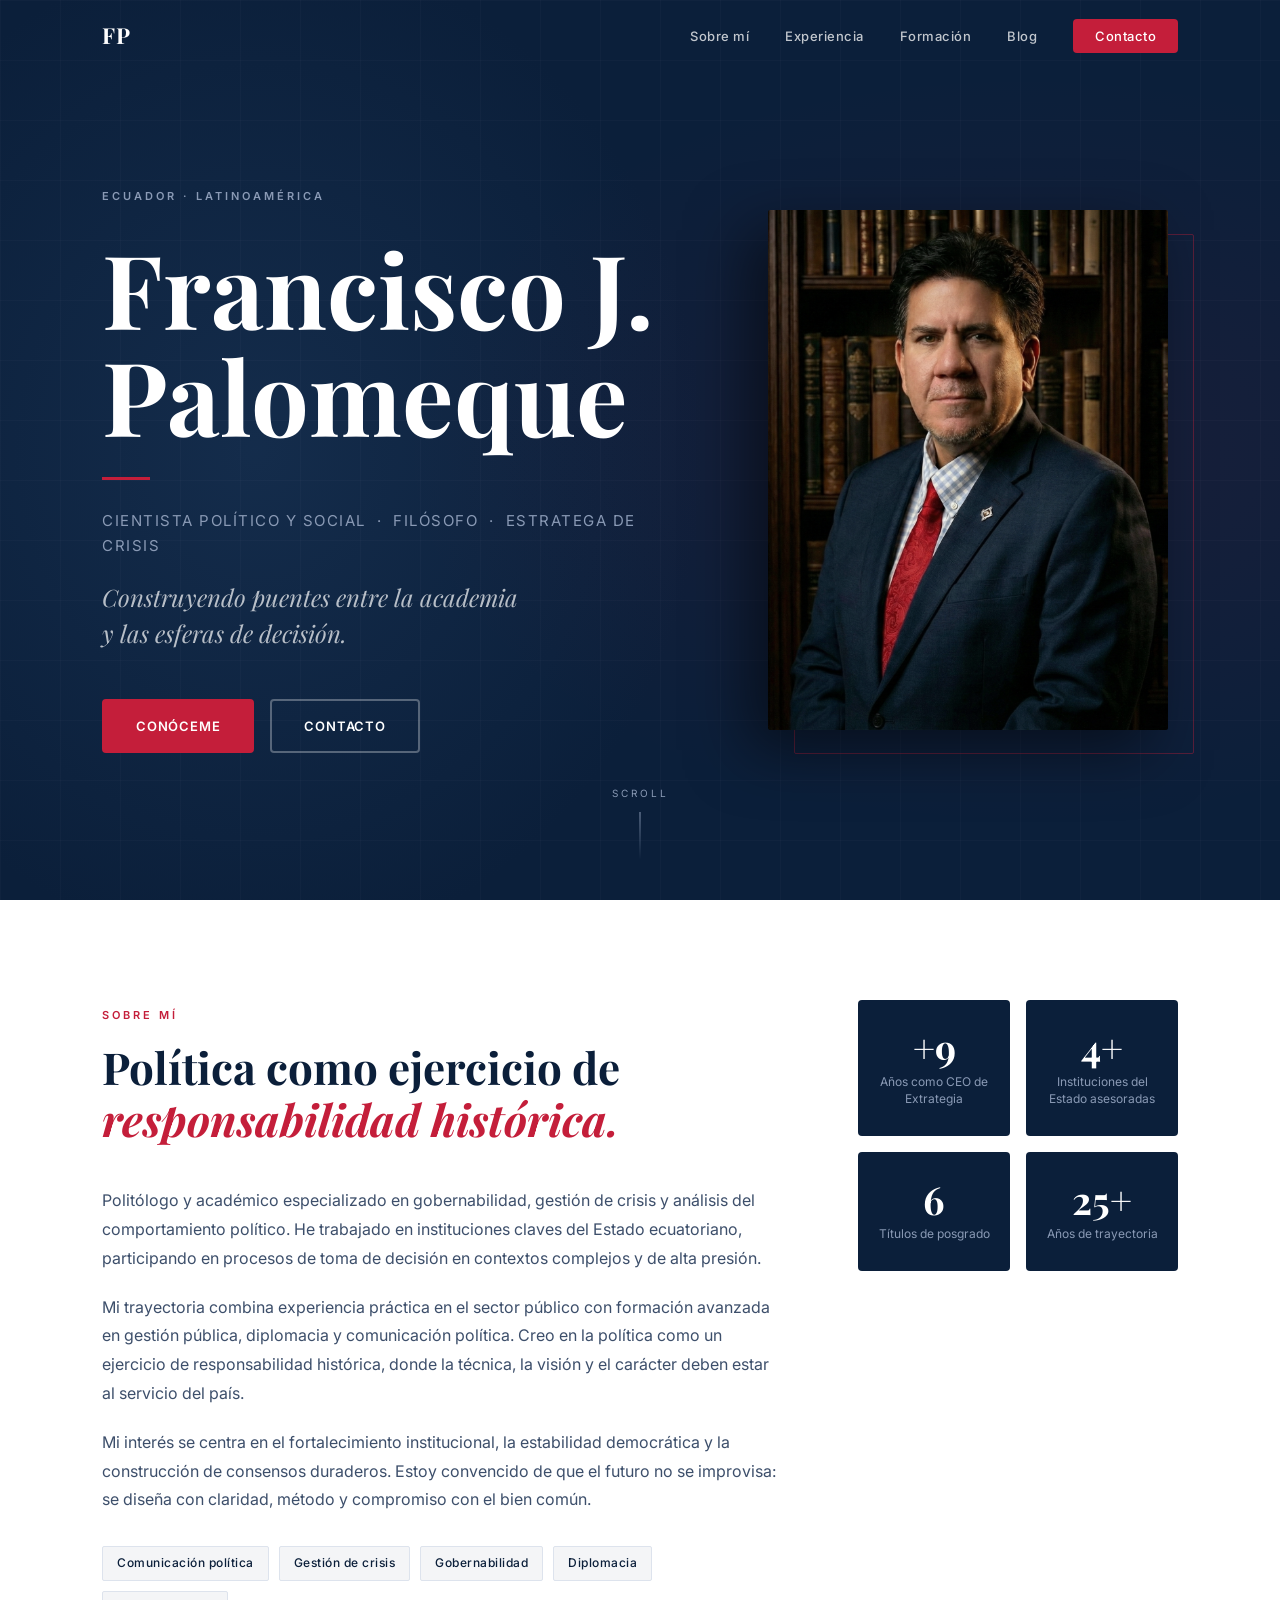
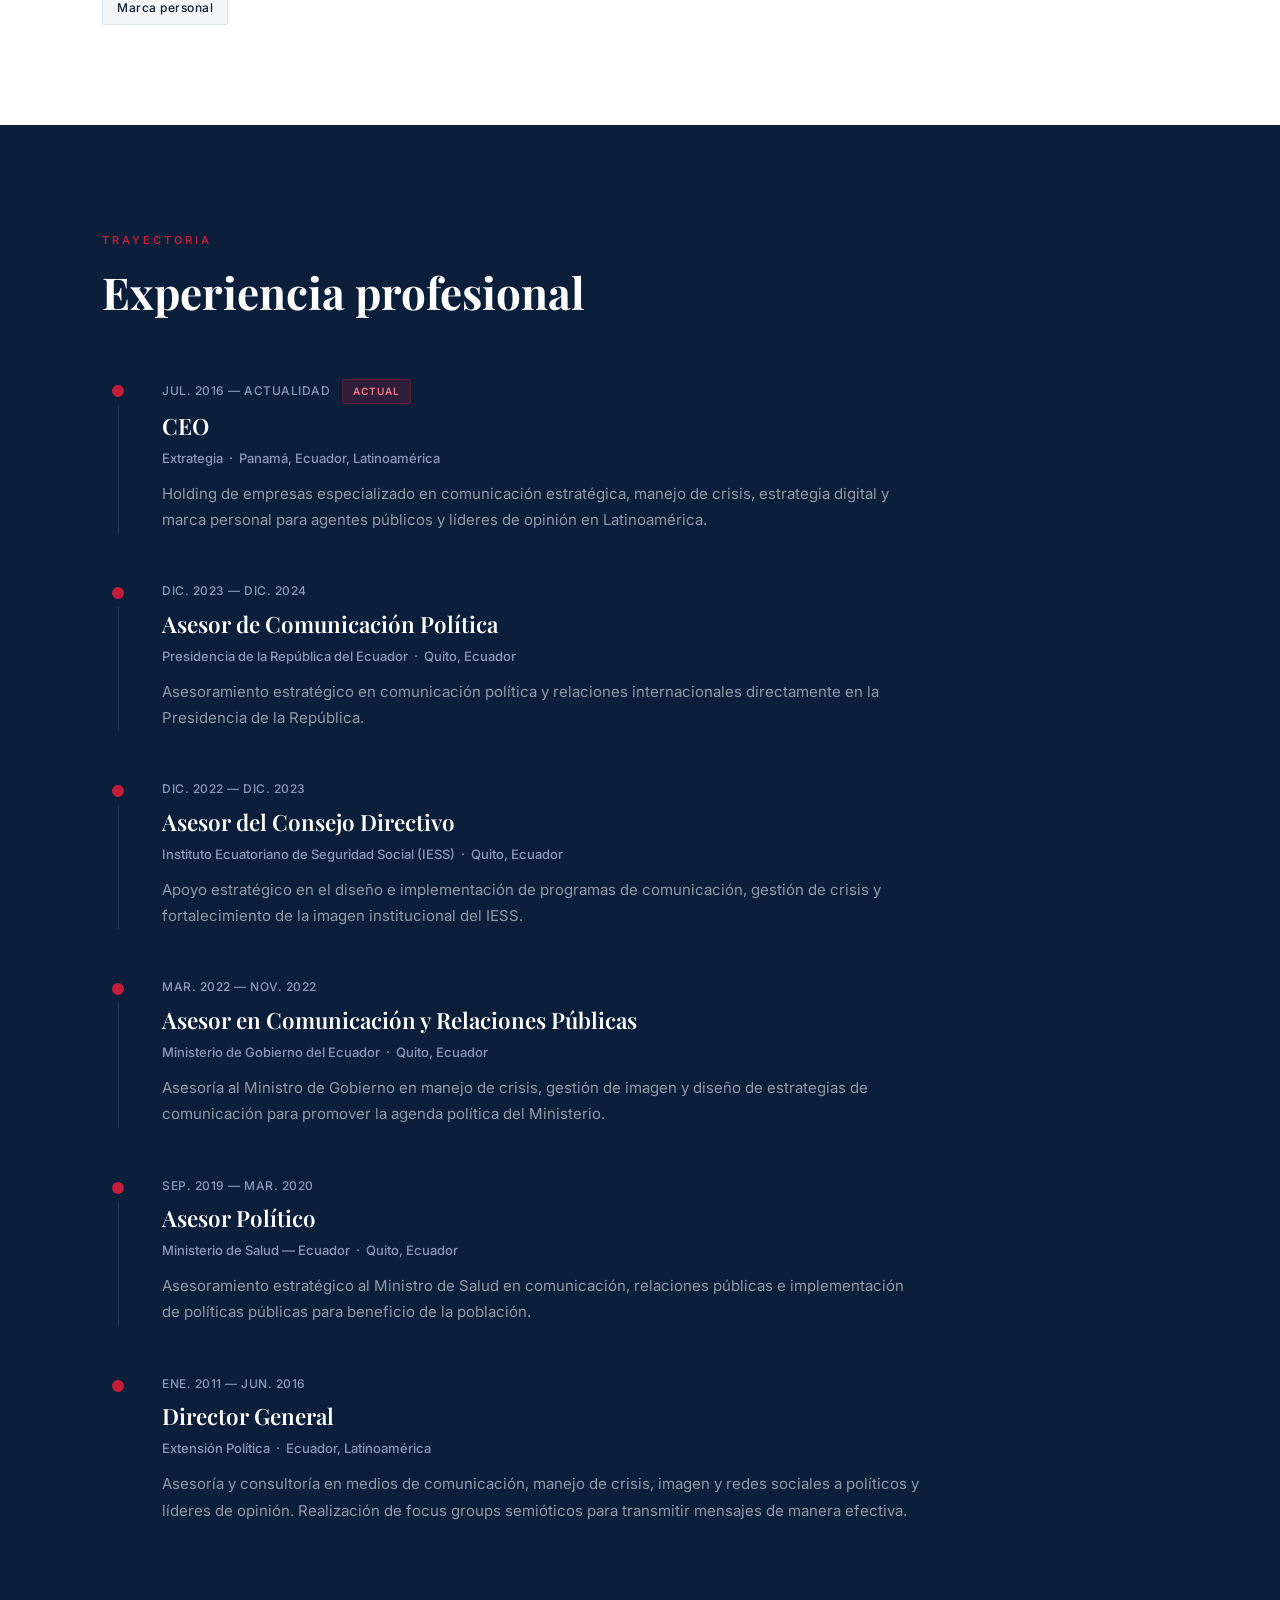
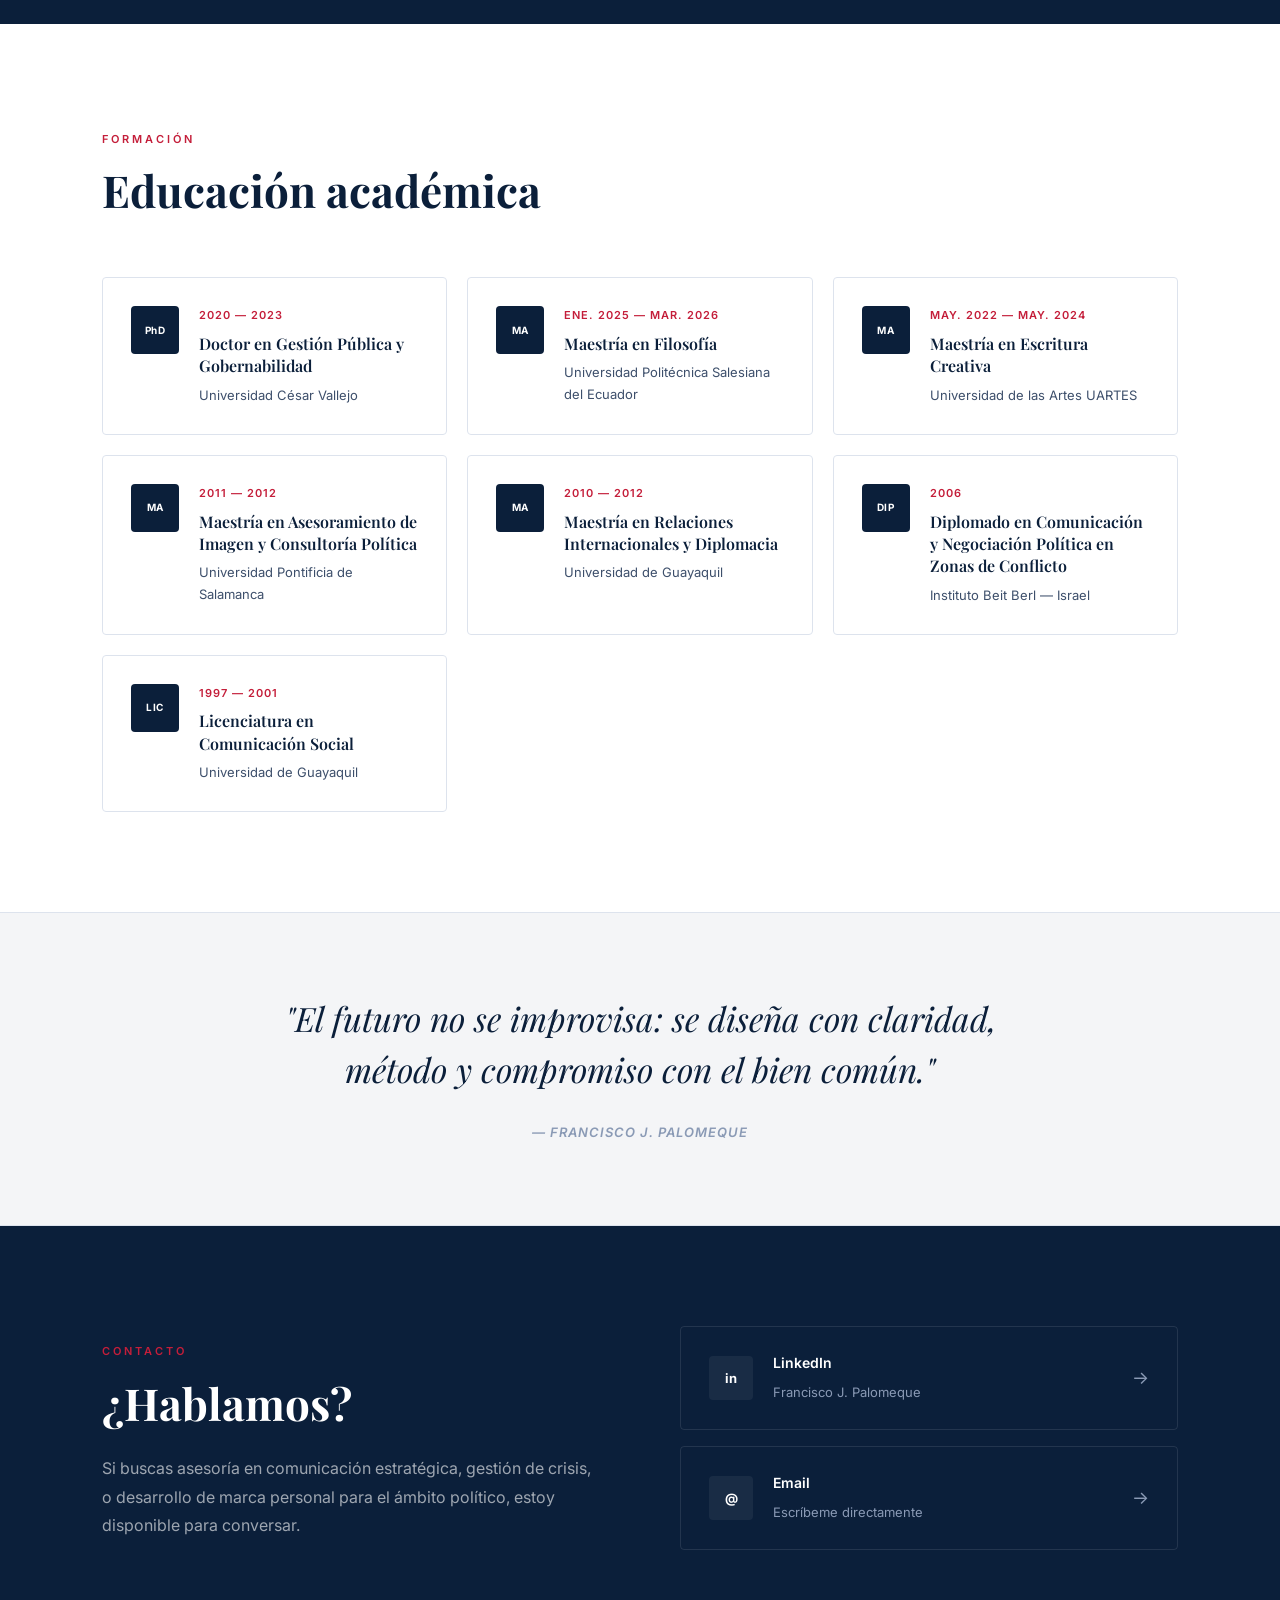
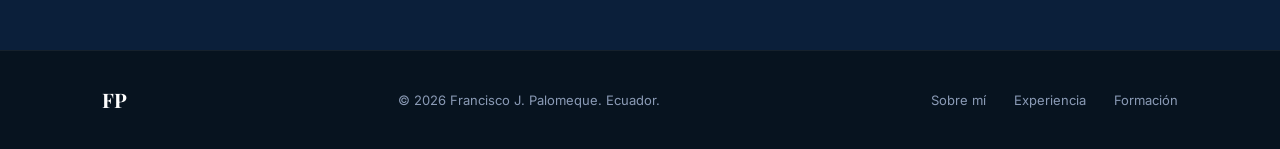
<file: index.html>
﻿<!DOCTYPE html>
<html lang="es">
<head>
  <meta charset="UTF-8" />
  <meta name="viewport" content="width=device-width, initial-scale=1.0" />
  <title>Francisco J. Palomeque — Estratega Político</title>
  <link rel="preconnect" href="https://fonts.googleapis.com" />
  <link rel="preconnect" href="https://fonts.gstatic.com" crossorigin />
  <link href="https://fonts.googleapis.com/css2?family=Playfair+Display:ital,wght@0,400;0,600;0,700;1,400&family=Inter:wght@300;400;500;600&display=swap" rel="stylesheet" />
  <link rel="stylesheet" href="style.css" />
</head>
<body>

  <!-- NAV -->
  <nav id="navbar">
    <div class="nav-inner">
      <a href="#inicio" class="nav-logo">FP</a>
      <ul class="nav-links">
        <li><a href="#sobre-mi">Sobre mí</a></li>
        <li><a href="#experiencia">Experiencia</a></li>
        <li><a href="#formacion">Formación</a></li>
        <li><a href="blog.html">Blog</a></li>
        <li><a href="#contacto" class="nav-cta">Contacto</a></li>
      </ul>
      <button class="hamburger" id="hamburger" aria-label="Menú">
        <span></span><span></span><span></span>
      </button>
    </div>
    <div class="mobile-menu" id="mobile-menu">
      <a href="#sobre-mi">Sobre mí</a>
      <a href="#experiencia">Experiencia</a>
      <a href="#formacion">Formación</a>
      <a href="blog.html">Blog</a>
      <a href="#contacto">Contacto</a>
    </div>
  </nav>

  <!-- HERO -->
  <section id="inicio" class="hero">
    <div class="hero-bg"></div>
    <div class="hero-content fade-up">
      <div class="hero-text">
        <span class="hero-eyebrow">Ecuador · Latinoamérica</span>
        <h1 class="hero-name">Francisco J.<br />Palomeque</h1>
        <div class="hero-divider"></div>
        <p class="hero-subtitle">Cientista Político y Social &nbsp;·&nbsp; Filósofo &nbsp;·&nbsp; Estratega de Crisis</p>
        <p class="hero-tagline">Construyendo puentes entre la academia<br />y las esferas de decisión.</p>
        <div class="hero-actions">
          <a href="#sobre-mi" class="btn btn-primary">Conóceme</a>
          <a href="#contacto" class="btn btn-ghost">Contacto</a>
        </div>
      </div>
      <div class="hero-photo">
        <img src="imagenes/francisco.jpg" alt="Francisco J. Palomeque" onerror="this.parentElement.classList.add('no-photo')" />
      </div>
    </div>
    <div class="hero-scroll">
      <span>Scroll</span>
      <div class="scroll-line"></div>
    </div>
  </section>

  <!-- SOBRE MÍ -->
  <section id="sobre-mi" class="section section-light">
    <div class="container">
      <div class="about-grid">
        <div class="about-text fade-up">
          <span class="section-label">Sobre mí</span>
          <h2 class="section-title">Política como ejercicio de<br /><em>responsabilidad histórica.</em></h2>
          <p>Politólogo y académico especializado en gobernabilidad, gestión de crisis y análisis del comportamiento político. He trabajado en instituciones claves del Estado ecuatoriano, participando en procesos de toma de decisión en contextos complejos y de alta presión.</p>
          <p>Mi trayectoria combina experiencia práctica en el sector público con formación avanzada en gestión pública, diplomacia y comunicación política. Creo en la política como un ejercicio de responsabilidad histórica, donde la técnica, la visión y el carácter deben estar al servicio del país.</p>
          <p>Mi interés se centra en el fortalecimiento institucional, la estabilidad democrática y la construcción de consensos duraderos. Estoy convencido de que el futuro no se improvisa: se diseña con claridad, método y compromiso con el bien común.</p>
          <div class="about-tags">
            <span>Comunicación política</span>
            <span>Gestión de crisis</span>
            <span>Gobernabilidad</span>
            <span>Diplomacia</span>
            <span>Marca personal</span>
          </div>
        </div>
        <div class="about-stats fade-up delay-1">
          <div class="stat-card">
            <div class="stat-number">+9</div>
            <div class="stat-label">Años como CEO de Extrategia</div>
          </div>
          <div class="stat-card">
            <div class="stat-number">4+</div>
            <div class="stat-label">Instituciones del Estado asesoradas</div>
          </div>
          <div class="stat-card">
            <div class="stat-number">6</div>
            <div class="stat-label">Títulos de posgrado</div>
          </div>
          <div class="stat-card">
            <div class="stat-number">25+</div>
            <div class="stat-label">Años de trayectoria</div>
          </div>
        </div>
      </div>
    </div>
  </section>

  <!-- EXPERIENCIA -->
  <section id="experiencia" class="section section-dark">
    <div class="container">
      <div class="section-header fade-up">
        <span class="section-label light">Trayectoria</span>
        <h2 class="section-title light">Experiencia profesional</h2>
      </div>
      <div class="timeline">

        <div class="timeline-item fade-up">
          <div class="timeline-marker">
            <div class="marker-dot"></div>
            <div class="marker-line"></div>
          </div>
          <div class="timeline-content">
            <div class="timeline-meta">
              <span class="timeline-date">Jul. 2016 — Actualidad</span>
              <span class="timeline-badge current">Actual</span>
            </div>
            <h3 class="timeline-role">CEO</h3>
            <p class="timeline-org">Extrategia &nbsp;·&nbsp; Panamá, Ecuador, Latinoamérica</p>
            <p class="timeline-desc">Holding de empresas especializado en comunicación estratégica, manejo de crisis, estrategia digital y marca personal para agentes públicos y líderes de opinión en Latinoamérica.</p>
          </div>
        </div>

        <div class="timeline-item fade-up delay-1">
          <div class="timeline-marker">
            <div class="marker-dot"></div>
            <div class="marker-line"></div>
          </div>
          <div class="timeline-content">
            <div class="timeline-meta">
              <span class="timeline-date">Dic. 2023 — Dic. 2024</span>
            </div>
            <h3 class="timeline-role">Asesor de Comunicación Política</h3>
            <p class="timeline-org">Presidencia de la República del Ecuador &nbsp;·&nbsp; Quito, Ecuador</p>
            <p class="timeline-desc">Asesoramiento estratégico en comunicación política y relaciones internacionales directamente en la Presidencia de la República.</p>
          </div>
        </div>

        <div class="timeline-item fade-up delay-2">
          <div class="timeline-marker">
            <div class="marker-dot"></div>
            <div class="marker-line"></div>
          </div>
          <div class="timeline-content">
            <div class="timeline-meta">
              <span class="timeline-date">Dic. 2022 — Dic. 2023</span>
            </div>
            <h3 class="timeline-role">Asesor del Consejo Directivo</h3>
            <p class="timeline-org">Instituto Ecuatoriano de Seguridad Social (IESS) &nbsp;·&nbsp; Quito, Ecuador</p>
            <p class="timeline-desc">Apoyo estratégico en el diseño e implementación de programas de comunicación, gestión de crisis y fortalecimiento de la imagen institucional del IESS.</p>
          </div>
        </div>

        <div class="timeline-item fade-up delay-1">
          <div class="timeline-marker">
            <div class="marker-dot"></div>
            <div class="marker-line"></div>
          </div>
          <div class="timeline-content">
            <div class="timeline-meta">
              <span class="timeline-date">Mar. 2022 — Nov. 2022</span>
            </div>
            <h3 class="timeline-role">Asesor en Comunicación y Relaciones Públicas</h3>
            <p class="timeline-org">Ministerio de Gobierno del Ecuador &nbsp;·&nbsp; Quito, Ecuador</p>
            <p class="timeline-desc">Asesoría al Ministro de Gobierno en manejo de crisis, gestión de imagen y diseño de estrategias de comunicación para promover la agenda política del Ministerio.</p>
          </div>
        </div>

        <div class="timeline-item fade-up delay-2">
          <div class="timeline-marker">
            <div class="marker-dot"></div>
            <div class="marker-line"></div>
          </div>
          <div class="timeline-content">
            <div class="timeline-meta">
              <span class="timeline-date">Sep. 2019 — Mar. 2020</span>
            </div>
            <h3 class="timeline-role">Asesor Político</h3>
            <p class="timeline-org">Ministerio de Salud — Ecuador &nbsp;·&nbsp; Quito, Ecuador</p>
            <p class="timeline-desc">Asesoramiento estratégico al Ministro de Salud en comunicación, relaciones públicas e implementación de políticas públicas para beneficio de la población.</p>
          </div>
        </div>

        <div class="timeline-item fade-up delay-1">
          <div class="timeline-marker">
            <div class="marker-dot"></div>
          </div>
          <div class="timeline-content">
            <div class="timeline-meta">
              <span class="timeline-date">Ene. 2011 — Jun. 2016</span>
            </div>
            <h3 class="timeline-role">Director General</h3>
            <p class="timeline-org">Extensión Política &nbsp;·&nbsp; Ecuador, Latinoamérica</p>
            <p class="timeline-desc">Asesoría y consultoría en medios de comunicación, manejo de crisis, imagen y redes sociales a políticos y líderes de opinión. Realización de focus groups semióticos para transmitir mensajes de manera efectiva.</p>
          </div>
        </div>

      </div>
    </div>
  </section>

  <!-- FORMACIÓN -->
  <section id="formacion" class="section section-light">
    <div class="container">
      <div class="section-header fade-up">
        <span class="section-label">Formación</span>
        <h2 class="section-title">Educación académica</h2>
      </div>
      <div class="edu-grid">

        <div class="edu-card fade-up">
          <div class="edu-icon">PhD</div>
          <div class="edu-info">
            <span class="edu-year">2020 — 2023</span>
            <h3>Doctor en Gestión Pública y Gobernabilidad</h3>
            <p>Universidad César Vallejo</p>
          </div>
        </div>

        <div class="edu-card fade-up delay-1">
          <div class="edu-icon">MA</div>
          <div class="edu-info">
            <span class="edu-year">Ene. 2025 — Mar. 2026</span>
            <h3>Maestría en Filosofía</h3>
            <p>Universidad Politécnica Salesiana del Ecuador</p>
          </div>
        </div>

        <div class="edu-card fade-up delay-2">
          <div class="edu-icon">MA</div>
          <div class="edu-info">
            <span class="edu-year">May. 2022 — May. 2024</span>
            <h3>Maestría en Escritura Creativa</h3>
            <p>Universidad de las Artes UARTES</p>
          </div>
        </div>

        <div class="edu-card fade-up delay-1">
          <div class="edu-icon">MA</div>
          <div class="edu-info">
            <span class="edu-year">2011 — 2012</span>
            <h3>Maestría en Asesoramiento de Imagen y Consultoría Política</h3>
            <p>Universidad Pontificia de Salamanca</p>
          </div>
        </div>

        <div class="edu-card fade-up delay-2">
          <div class="edu-icon">MA</div>
          <div class="edu-info">
            <span class="edu-year">2010 — 2012</span>
            <h3>Maestría en Relaciones Internacionales y Diplomacia</h3>
            <p>Universidad de Guayaquil</p>
          </div>
        </div>

        <div class="edu-card fade-up delay-1">
          <div class="edu-icon">DIP</div>
          <div class="edu-info">
            <span class="edu-year">2006</span>
            <h3>Diplomado en Comunicación y Negociación Política en Zonas de Conflicto</h3>
            <p>Instituto Beit Berl — Israel</p>
          </div>
        </div>

        <div class="edu-card fade-up delay-2">
          <div class="edu-icon">LIC</div>
          <div class="edu-info">
            <span class="edu-year">1997 — 2001</span>
            <h3>Licenciatura en Comunicación Social</h3>
            <p>Universidad de Guayaquil</p>
          </div>
        </div>

      </div>
    </div>
  </section>

  <!-- QUOTE -->
  <section class="section-quote">
    <div class="container">
      <blockquote class="fade-up">
        <p>"El futuro no se improvisa: se diseña con claridad, método y compromiso con el bien común."</p>
        <cite>— Francisco J. Palomeque</cite>
      </blockquote>
    </div>
  </section>

  <!-- CONTACTO -->
  <section id="contacto" class="section section-dark">
    <div class="container">
      <div class="contact-grid fade-up">
        <div class="contact-text">
          <span class="section-label light">Contacto</span>
          <h2 class="section-title light">¿Hablamos?</h2>
          <p class="contact-desc">Si buscas asesoría en comunicación estratégica, gestión de crisis, o desarrollo de marca personal para el ámbito político, estoy disponible para conversar.</p>
        </div>
        <div class="contact-actions">
          <a href="https://www.linkedin.com/in/franciscopalomeque" target="_blank" rel="noopener" class="contact-link">
            <div class="contact-link-icon">in</div>
            <div>
              <strong>LinkedIn</strong>
              <span>Francisco J. Palomeque</span>
            </div>
            <div class="contact-arrow">→</div>
          </a>
          <a href="mailto:francisco@extrategia.com" class="contact-link">
            <div class="contact-link-icon">@</div>
            <div>
              <strong>Email</strong>
              <span>Escríbeme directamente</span>
            </div>
            <div class="contact-arrow">→</div>
          </a>
        </div>
      </div>
    </div>
  </section>

  <!-- FOOTER -->
  <footer class="footer">
    <div class="container footer-inner">
      <span class="footer-logo">FP</span>
      <p>© 2026 Francisco J. Palomeque. Ecuador.</p>
      <nav class="footer-nav">
        <a href="#sobre-mi">Sobre mí</a>
        <a href="#experiencia">Experiencia</a>
        <a href="#formacion">Formación</a>
      </nav>
    </div>
  </footer>

  <script src="main.js"></script>
</body>
</html>
</file>
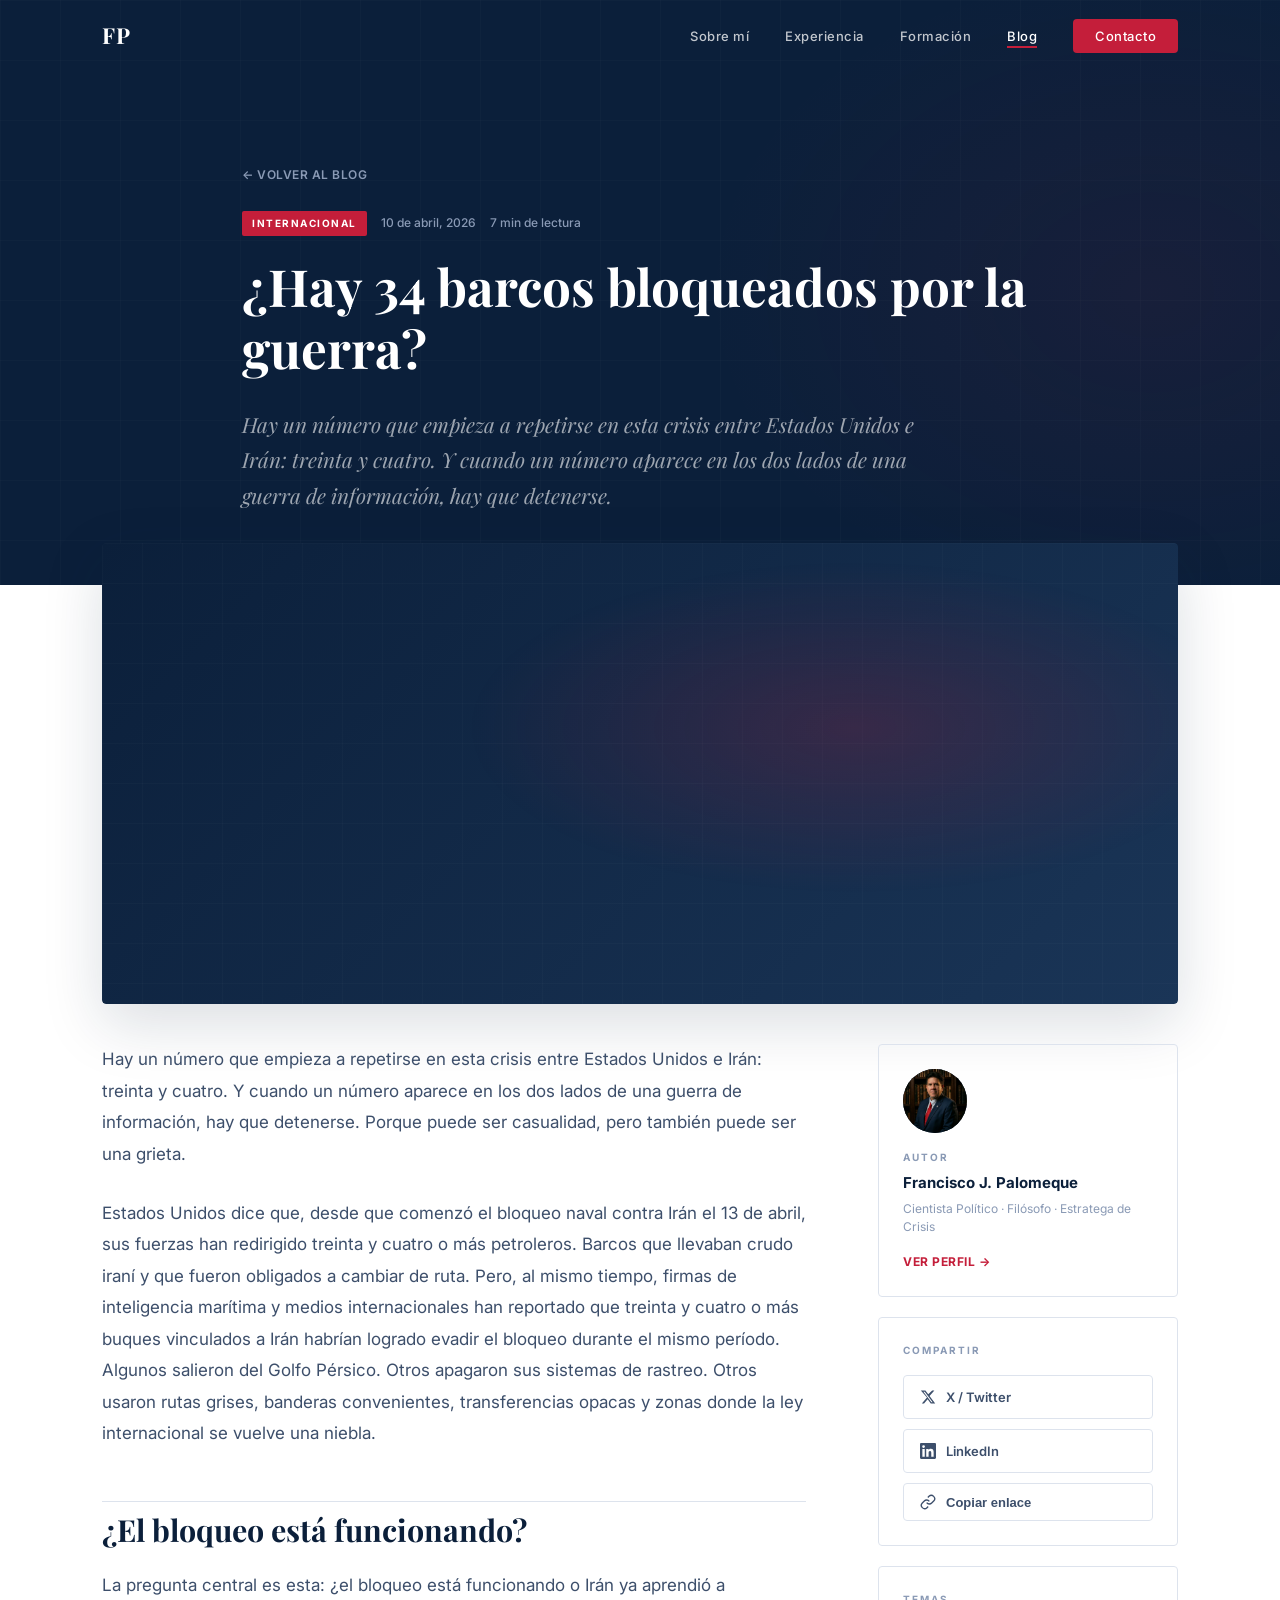
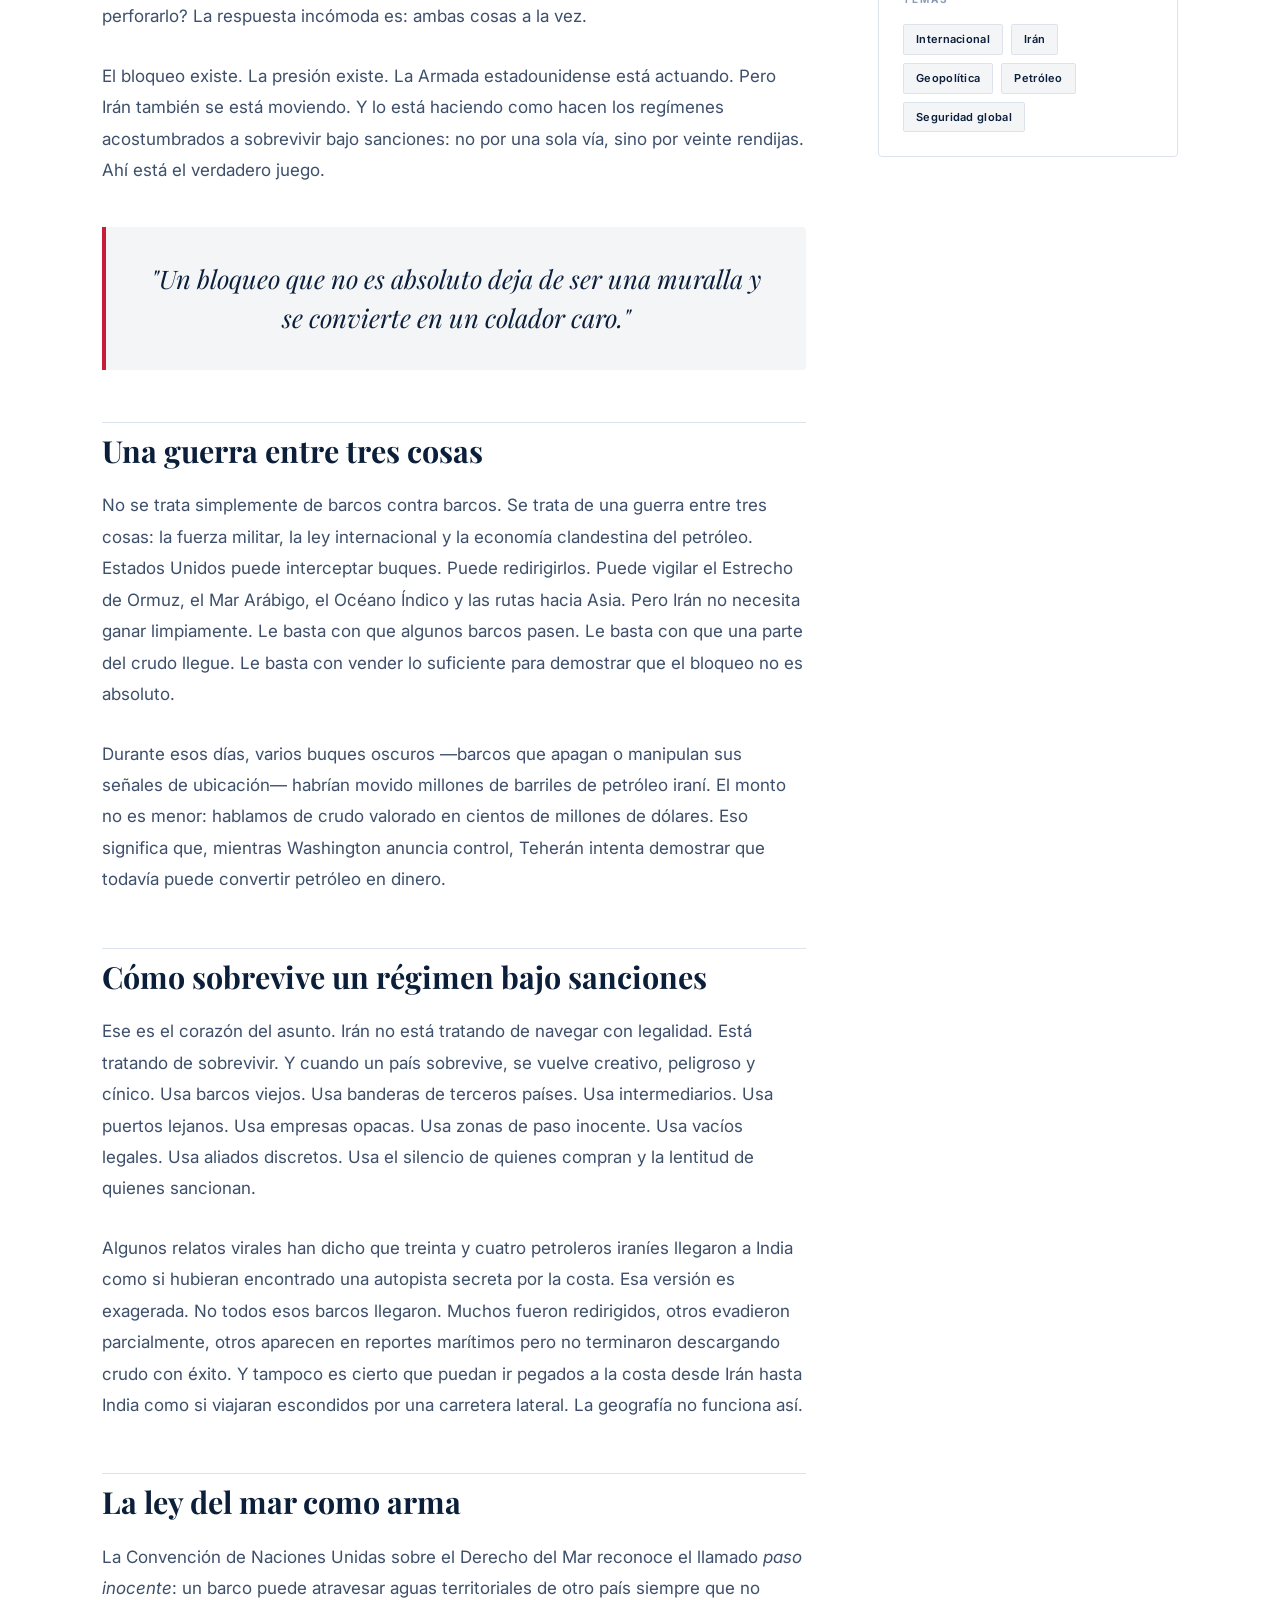
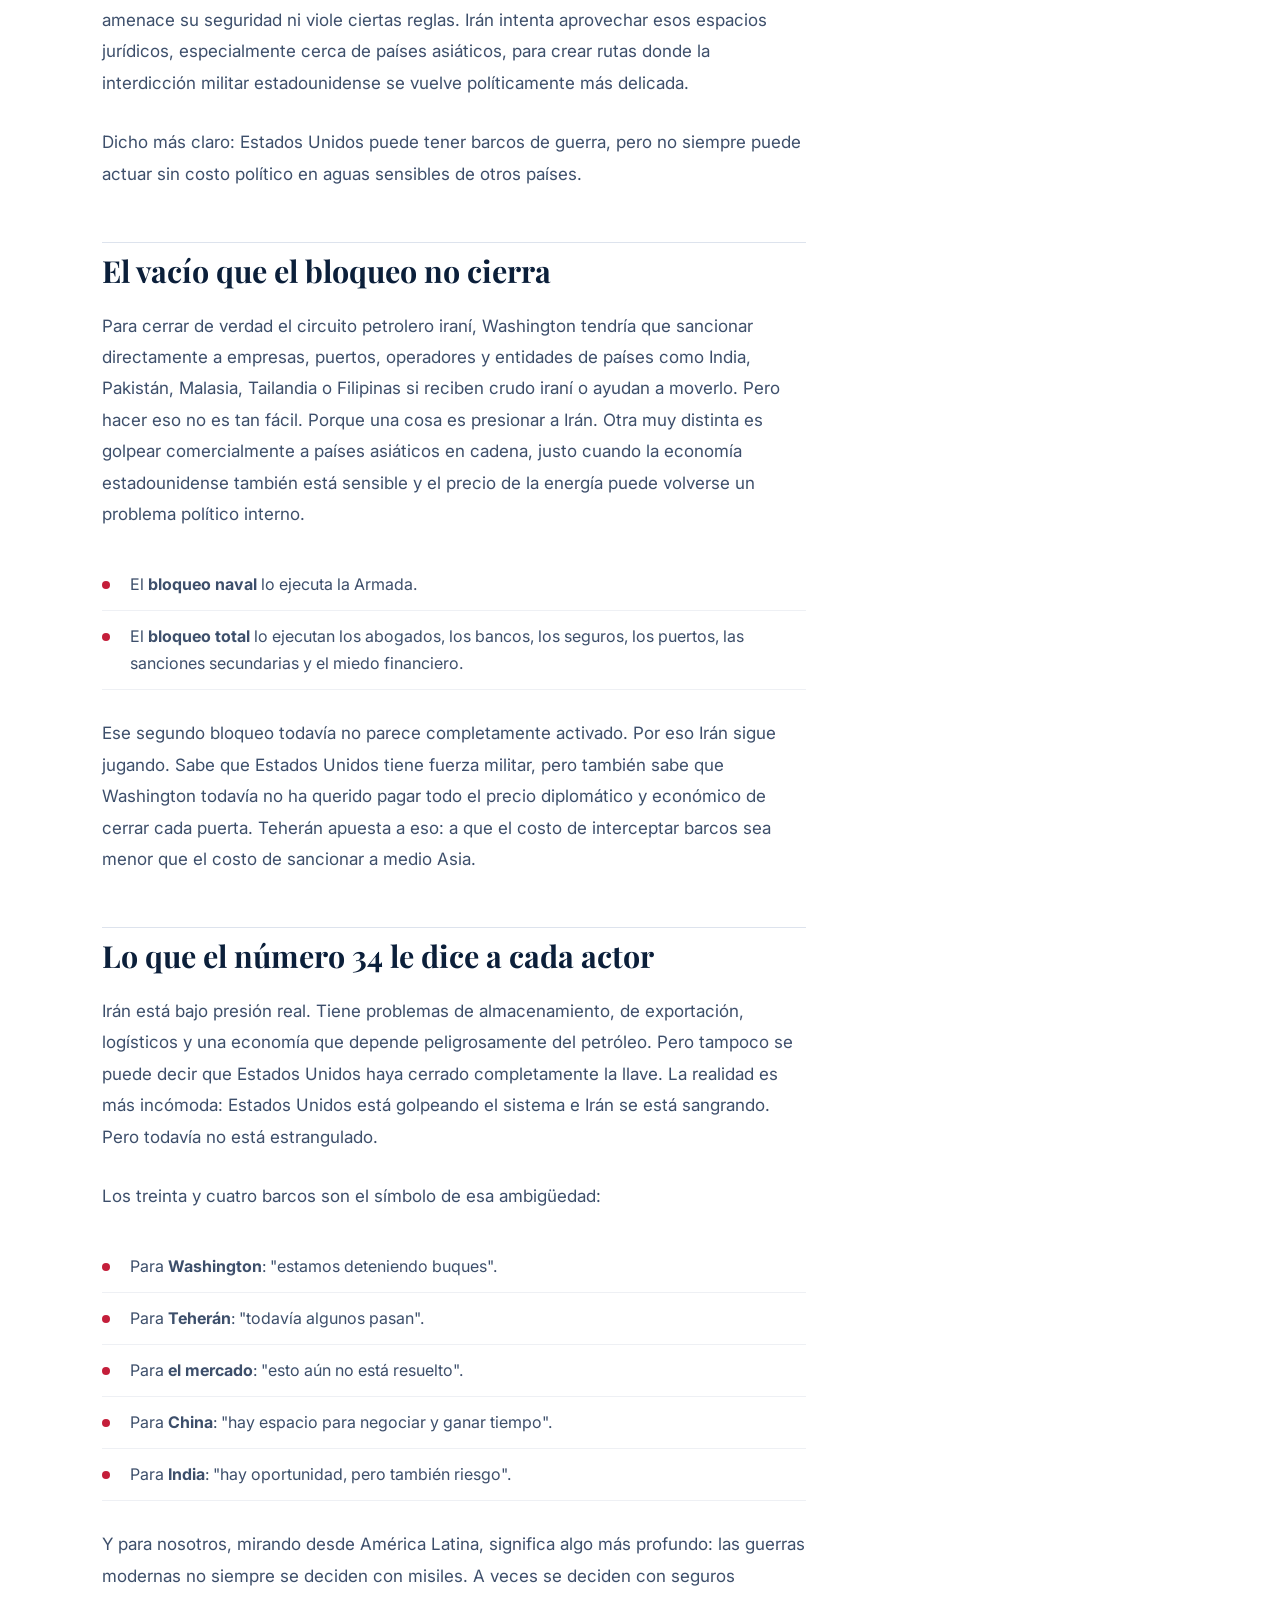
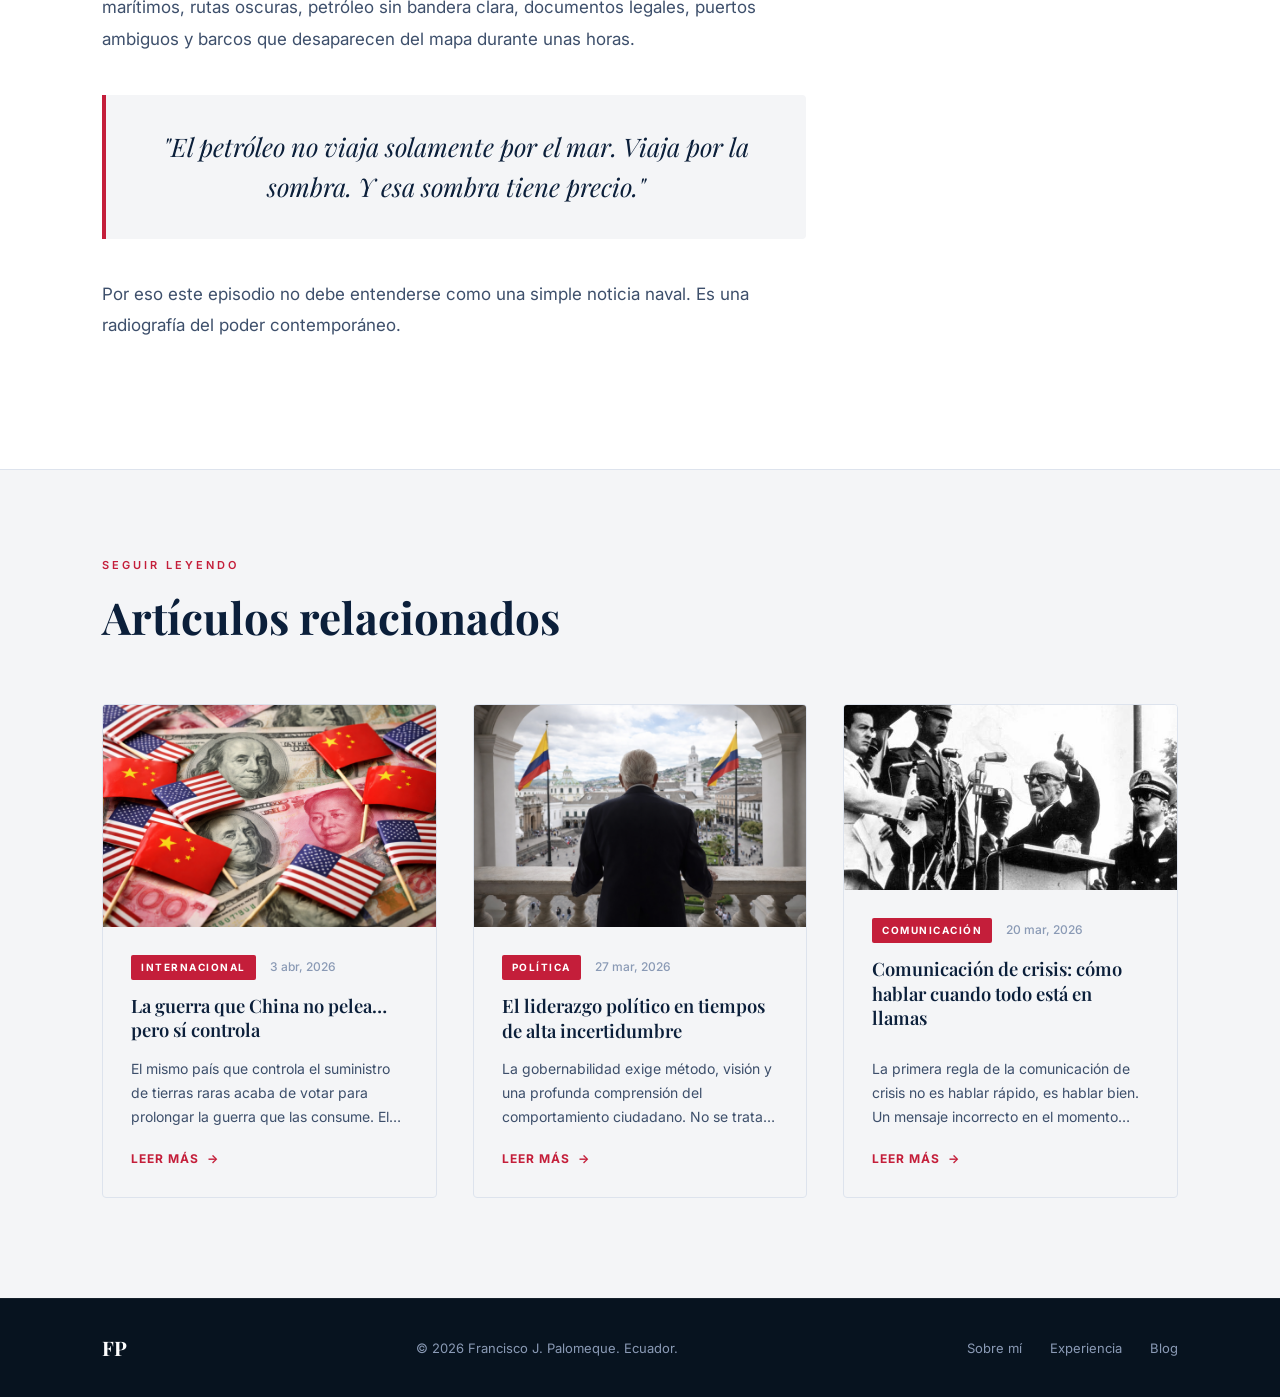
<file: 34-barcos.html>
<!DOCTYPE html>
<html lang="es">
<head>
  <meta charset="UTF-8" />
  <meta name="viewport" content="width=device-width, initial-scale=1.0" />
  <title>¿Hay 34 barcos bloqueados por la guerra? — Francisco J. Palomeque</title>
  <link rel="preconnect" href="https://fonts.googleapis.com" />
  <link rel="preconnect" href="https://fonts.gstatic.com" crossorigin />
  <link href="https://fonts.googleapis.com/css2?family=Playfair+Display:ital,wght@0,400;0,600;0,700;1,400&family=Inter:wght@300;400;500;600&display=swap" rel="stylesheet" />
  <link rel="stylesheet" href="style.css" />
  <link rel="stylesheet" href="blog.css" />
  <link rel="stylesheet" href="post.css" />
</head>
<body>

  <!-- NAV -->
  <nav id="navbar" class="scrolled">
    <div class="nav-inner">
      <a href="index.html" class="nav-logo">FP</a>
      <ul class="nav-links">
        <li><a href="index.html#sobre-mi">Sobre mí</a></li>
        <li><a href="index.html#experiencia">Experiencia</a></li>
        <li><a href="index.html#formacion">Formación</a></li>
        <li><a href="blog.html" class="nav-active">Blog</a></li>
        <li><a href="index.html#contacto" class="nav-cta">Contacto</a></li>
      </ul>
      <button class="hamburger" id="hamburger" aria-label="Menú">
        <span></span><span></span><span></span>
      </button>
    </div>
    <div class="mobile-menu" id="mobile-menu">
      <a href="index.html#sobre-mi">Sobre mí</a>
      <a href="index.html#experiencia">Experiencia</a>
      <a href="index.html#formacion">Formación</a>
      <a href="blog.html">Blog</a>
      <a href="index.html#contacto">Contacto</a>
    </div>
  </nav>

  <!-- HERO DEL ARTÍCULO -->
  <section class="post-hero">
    <div class="post-hero-bg"></div>
    <div class="container post-hero-content">
      <a href="blog.html" class="post-back">← Volver al blog</a>
      <div class="post-meta" style="margin: 24px 0 20px;">
        <span class="post-category">Internacional</span>
        <span class="post-date">10 de abril, 2026</span>
        <span class="post-read-time">7 min de lectura</span>
      </div>
      <h1 class="post-title">¿Hay 34 barcos bloqueados por la guerra?</h1>
      <p class="post-intro">Hay un número que empieza a repetirse en esta crisis entre Estados Unidos e Irán: treinta y cuatro. Y cuando un número aparece en los dos lados de una guerra de información, hay que detenerse.</p>
    </div>
  </section>

  <!-- IMAGEN DE PORTADA -->
  <div class="post-cover">
    <div class="container">
      <div class="post-cover-image">
        <div class="post-image-placeholder" style="aspect-ratio: 21/9; border-radius: var(--radius);"></div>
      </div>
    </div>
  </div>

  <!-- CUERPO DEL ARTÍCULO -->
  <article class="post-body-section">
    <div class="container post-layout">

      <!-- CONTENIDO PRINCIPAL -->
      <div class="post-content fade-up">

        <p>Hay un número que empieza a repetirse en esta crisis entre Estados Unidos e Irán: treinta y cuatro. Y cuando un número aparece en los dos lados de una guerra de información, hay que detenerse. Porque puede ser casualidad, pero también puede ser una grieta.</p>

        <p>Estados Unidos dice que, desde que comenzó el bloqueo naval contra Irán el 13 de abril, sus fuerzas han redirigido treinta y cuatro o más petroleros. Barcos que llevaban crudo iraní y que fueron obligados a cambiar de ruta. Pero, al mismo tiempo, firmas de inteligencia marítima y medios internacionales han reportado que treinta y cuatro o más buques vinculados a Irán habrían logrado evadir el bloqueo durante el mismo período. Algunos salieron del Golfo Pérsico. Otros apagaron sus sistemas de rastreo. Otros usaron rutas grises, banderas convenientes, transferencias opacas y zonas donde la ley internacional se vuelve una niebla.</p>

        <h2>¿El bloqueo está funcionando?</h2>

        <p>La pregunta central es esta: ¿el bloqueo está funcionando o Irán ya aprendió a perforarlo? La respuesta incómoda es: ambas cosas a la vez.</p>

        <p>El bloqueo existe. La presión existe. La Armada estadounidense está actuando. Pero Irán también se está moviendo. Y lo está haciendo como hacen los regímenes acostumbrados a sobrevivir bajo sanciones: no por una sola vía, sino por veinte rendijas. Ahí está el verdadero juego.</p>

        <blockquote class="article-quote">
          "Un bloqueo que no es absoluto deja de ser una muralla y se convierte en un colador caro."
        </blockquote>

        <h2>Una guerra entre tres cosas</h2>

        <p>No se trata simplemente de barcos contra barcos. Se trata de una guerra entre tres cosas: la fuerza militar, la ley internacional y la economía clandestina del petróleo. Estados Unidos puede interceptar buques. Puede redirigirlos. Puede vigilar el Estrecho de Ormuz, el Mar Arábigo, el Océano Índico y las rutas hacia Asia. Pero Irán no necesita ganar limpiamente. Le basta con que algunos barcos pasen. Le basta con que una parte del crudo llegue. Le basta con vender lo suficiente para demostrar que el bloqueo no es absoluto.</p>

        <p>Durante esos días, varios buques oscuros —barcos que apagan o manipulan sus señales de ubicación— habrían movido millones de barriles de petróleo iraní. El monto no es menor: hablamos de crudo valorado en cientos de millones de dólares. Eso significa que, mientras Washington anuncia control, Teherán intenta demostrar que todavía puede convertir petróleo en dinero.</p>

        <h2>Cómo sobrevive un régimen bajo sanciones</h2>

        <p>Ese es el corazón del asunto. Irán no está tratando de navegar con legalidad. Está tratando de sobrevivir. Y cuando un país sobrevive, se vuelve creativo, peligroso y cínico. Usa barcos viejos. Usa banderas de terceros países. Usa intermediarios. Usa puertos lejanos. Usa empresas opacas. Usa zonas de paso inocente. Usa vacíos legales. Usa aliados discretos. Usa el silencio de quienes compran y la lentitud de quienes sancionan.</p>

        <p>Algunos relatos virales han dicho que treinta y cuatro petroleros iraníes llegaron a India como si hubieran encontrado una autopista secreta por la costa. Esa versión es exagerada. No todos esos barcos llegaron. Muchos fueron redirigidos, otros evadieron parcialmente, otros aparecen en reportes marítimos pero no terminaron descargando crudo con éxito. Y tampoco es cierto que puedan ir pegados a la costa desde Irán hasta India como si viajaran escondidos por una carretera lateral. La geografía no funciona así.</p>

        <h2>La ley del mar como arma</h2>

        <p>La Convención de Naciones Unidas sobre el Derecho del Mar reconoce el llamado <em>paso inocente</em>: un barco puede atravesar aguas territoriales de otro país siempre que no amenace su seguridad ni viole ciertas reglas. Irán intenta aprovechar esos espacios jurídicos, especialmente cerca de países asiáticos, para crear rutas donde la interdicción militar estadounidense se vuelve políticamente más delicada.</p>

        <p>Dicho más claro: Estados Unidos puede tener barcos de guerra, pero no siempre puede actuar sin costo político en aguas sensibles de otros países.</p>

        <h2>El vacío que el bloqueo no cierra</h2>

        <p>Para cerrar de verdad el circuito petrolero iraní, Washington tendría que sancionar directamente a empresas, puertos, operadores y entidades de países como India, Pakistán, Malasia, Tailandia o Filipinas si reciben crudo iraní o ayudan a moverlo. Pero hacer eso no es tan fácil. Porque una cosa es presionar a Irán. Otra muy distinta es golpear comercialmente a países asiáticos en cadena, justo cuando la economía estadounidense también está sensible y el precio de la energía puede volverse un problema político interno.</p>

        <ul class="article-list">
          <li>El <strong>bloqueo naval</strong> lo ejecuta la Armada.</li>
          <li>El <strong>bloqueo total</strong> lo ejecutan los abogados, los bancos, los seguros, los puertos, las sanciones secundarias y el miedo financiero.</li>
        </ul>

        <p>Ese segundo bloqueo todavía no parece completamente activado. Por eso Irán sigue jugando. Sabe que Estados Unidos tiene fuerza militar, pero también sabe que Washington todavía no ha querido pagar todo el precio diplomático y económico de cerrar cada puerta. Teherán apuesta a eso: a que el costo de interceptar barcos sea menor que el costo de sancionar a medio Asia.</p>

        <h2>Lo que el número 34 le dice a cada actor</h2>

        <p>Irán está bajo presión real. Tiene problemas de almacenamiento, de exportación, logísticos y una economía que depende peligrosamente del petróleo. Pero tampoco se puede decir que Estados Unidos haya cerrado completamente la llave. La realidad es más incómoda: Estados Unidos está golpeando el sistema e Irán se está sangrando. Pero todavía no está estrangulado.</p>

        <p>Los treinta y cuatro barcos son el símbolo de esa ambigüedad:</p>

        <ul class="article-list">
          <li>Para <strong>Washington</strong>: "estamos deteniendo buques".</li>
          <li>Para <strong>Teherán</strong>: "todavía algunos pasan".</li>
          <li>Para <strong>el mercado</strong>: "esto aún no está resuelto".</li>
          <li>Para <strong>China</strong>: "hay espacio para negociar y ganar tiempo".</li>
          <li>Para <strong>India</strong>: "hay oportunidad, pero también riesgo".</li>
        </ul>

        <p>Y para nosotros, mirando desde América Latina, significa algo más profundo: las guerras modernas no siempre se deciden con misiles. A veces se deciden con seguros marítimos, rutas oscuras, petróleo sin bandera clara, documentos legales, puertos ambiguos y barcos que desaparecen del mapa durante unas horas.</p>

        <blockquote class="article-quote">
          "El petróleo no viaja solamente por el mar. Viaja por la sombra. Y esa sombra tiene precio."
        </blockquote>

        <p>Por eso este episodio no debe entenderse como una simple noticia naval. Es una radiografía del poder contemporáneo.</p>

      </div>

      <!-- SIDEBAR -->
      <aside class="post-sidebar">

        <!-- Autor -->
        <div class="sidebar-card author-card">
          <div class="author-avatar">
            <img src="imagenes/francisco.jpg" alt="Francisco J. Palomeque" onerror="this.style.display='none'" />
          </div>
          <div class="author-info">
            <span class="author-label">Autor</span>
            <strong>Francisco J. Palomeque</strong>
            <p>Cientista Político · Filósofo · Estratega de Crisis</p>
          </div>
          <a href="index.html#sobre-mi" class="sidebar-link">Ver perfil →</a>
        </div>

        <!-- Compartir -->
        <div class="sidebar-card share-card">
          <span class="sidebar-card-title">Compartir</span>
          <div class="share-btns">
            <a href="#" class="share-btn twitter" aria-label="Compartir en X">
              <svg width="16" height="16" viewBox="0 0 24 24" fill="currentColor"><path d="M18.244 2.25h3.308l-7.227 8.26 8.502 11.24H16.17l-4.714-6.231-5.401 6.231H2.74l7.73-8.835L1.254 2.25H8.08l4.259 5.63zm-1.161 17.52h1.833L7.084 4.126H5.117z"/></svg>
              X / Twitter
            </a>
            <a href="#" class="share-btn linkedin" aria-label="Compartir en LinkedIn">
              <svg width="16" height="16" viewBox="0 0 24 24" fill="currentColor"><path d="M20.447 20.452h-3.554v-5.569c0-1.328-.027-3.037-1.852-3.037-1.853 0-2.136 1.445-2.136 2.939v5.667H9.351V9h3.414v1.561h.046c.477-.9 1.637-1.85 3.37-1.85 3.601 0 4.267 2.37 4.267 5.455v6.286zM5.337 7.433a2.062 2.062 0 0 1-2.063-2.065 2.064 2.064 0 1 1 2.063 2.065zm1.782 13.019H3.555V9h3.564v11.452zM22.225 0H1.771C.792 0 0 .774 0 1.729v20.542C0 23.227.792 24 1.771 24h20.451C23.2 24 24 23.227 24 22.271V1.729C24 .774 23.2 0 22.222 0h.003z"/></svg>
              LinkedIn
            </a>
            <button class="share-btn copy" id="copyLink" aria-label="Copiar enlace">
              <svg width="16" height="16" viewBox="0 0 24 24" fill="none" stroke="currentColor" stroke-width="2"><path d="M10 13a5 5 0 0 0 7.54.54l3-3a5 5 0 0 0-7.07-7.07l-1.72 1.71"/><path d="M14 11a5 5 0 0 0-7.54-.54l-3 3a5 5 0 0 0 7.07 7.07l1.71-1.71"/></svg>
              Copiar enlace
            </button>
          </div>
        </div>

        <!-- Tags -->
        <div class="sidebar-card tags-card">
          <span class="sidebar-card-title">Temas</span>
          <div class="post-tags">
            <a href="blog.html" class="post-tag">Internacional</a>
            <a href="blog.html" class="post-tag">Irán</a>
            <a href="blog.html" class="post-tag">Geopolítica</a>
            <a href="blog.html" class="post-tag">Petróleo</a>
            <a href="blog.html" class="post-tag">Seguridad global</a>
          </div>
        </div>

      </aside>

    </div>
  </article>

  <!-- ARTÍCULOS RELACIONADOS -->
  <section class="related-section">
    <div class="container">
      <div class="section-header fade-up">
        <span class="section-label">Seguir leyendo</span>
        <h2 class="section-title">Artículos relacionados</h2>
      </div>
      <div class="posts-grid" style="margin-bottom: 0;">

        <article class="post-card fade-up">
          <div class="post-card-image">
            <img src="imagenes/la-guerra-china.png" alt="La guerra que China no pelea… pero sí controla" style="width:100%; height:100%; object-fit: cover;" />
          </div>
          <div class="post-card-body">
            <div class="post-meta">
              <span class="post-category">Internacional</span>
              <span class="post-date">3 abr, 2026</span>
            </div>
            <h3 class="post-card-title">
              <a href="la-guerra-china.html">La guerra que China no pelea… pero sí controla</a>
            </h3>
            <p class="post-excerpt">El mismo país que controla el suministro de tierras raras acaba de votar para prolongar la guerra que las consume. El mismo actor controla ambas variables...</p>
            <a href="la-guerra-china.html" class="post-read-more">Leer más <span class="arrow">→</span></a>
          </div>
        </article>

        <article class="post-card fade-up delay-1">
          <div class="post-card-image">
            <img src="imagenes/comunicacion.png" alt="El liderazgo político en tiempos de alta incertidumbre" style="width:100%; height:100%; object-fit: cover;" />
          </div>
          <div class="post-card-body">
            <div class="post-meta">
              <span class="post-category">Política</span>
              <span class="post-date">27 mar, 2026</span>
            </div>
            <h3 class="post-card-title">
              <a href="comunicacion.html">El liderazgo político en tiempos de alta incertidumbre</a>
            </h3>
            <p class="post-excerpt">La gobernabilidad exige método, visión y una profunda comprensión del comportamiento ciudadano. No se trata solo de tomar decisiones acertadas, sino en el momento correcto...</p>
            <a href="comunicacion.html" class="post-read-more">Leer más <span class="arrow">→</span></a>
          </div>
        </article>

        <article class="post-card fade-up delay-2">
          <div class="post-card-image">
            <img src="imagenes/comunicacion-de-crisis.jpeg" alt="Comunicación de crisis: cómo hablar cuando todo está en llamas" style="width:100%; height:100%; object-fit: cover;" />
          </div>
          <div class="post-card-body">
            <div class="post-meta">
              <span class="post-category">Comunicación</span>
              <span class="post-date">20 mar, 2026</span>
            </div>
            <h3 class="post-card-title">
              <a href="comunicacion-de-crisis.html">Comunicación de crisis: cómo hablar cuando todo está en llamas</a>
            </h3>
            <p class="post-excerpt">La primera regla de la comunicación de crisis no es hablar rápido, es hablar bien. Un mensaje incorrecto en el momento equivocado puede amplificar el daño exponencialmente...</p>
            <a href="comunicacion-de-crisis.html" class="post-read-more">Leer más <span class="arrow">→</span></a>
          </div>
        </article>

      </div>
    </div>
  </section>

  <!-- FOOTER -->
  <footer class="footer">
    <div class="container footer-inner">
      <span class="footer-logo">FP</span>
      <p>© 2026 Francisco J. Palomeque. Ecuador.</p>
      <nav class="footer-nav">
        <a href="index.html#sobre-mi">Sobre mí</a>
        <a href="index.html#experiencia">Experiencia</a>
        <a href="blog.html">Blog</a>
      </nav>
    </div>
  </footer>

  <script src="main.js"></script>
  <script>
    // Share buttons
    const pageUrl = encodeURIComponent(window.location.href);
    const pageTitle = encodeURIComponent(document.title);
    document.querySelector('.share-btn.twitter').href = `https://twitter.com/intent/tweet?url=${pageUrl}&text=${pageTitle}`;
    document.querySelector('.share-btn.linkedin').href = `https://www.linkedin.com/sharing/share-offsite/?url=${pageUrl}`;

    // Copiar enlace
    document.getElementById('copyLink').addEventListener('click', () => {
      navigator.clipboard.writeText(window.location.href).then(() => {
        const btn = document.getElementById('copyLink');
        btn.textContent = '✓ Copiado';
        setTimeout(() => { btn.innerHTML = `<svg width="16" height="16" viewBox="0 0 24 24" fill="none" stroke="currentColor" stroke-width="2"><path d="M10 13a5 5 0 0 0 7.54.54l3-3a5 5 0 0 0-7.07-7.07l-1.72 1.71"/><path d="M14 11a5 5 0 0 0-7.54-.54l-3 3a5 5 0 0 0 7.07 7.07l1.71-1.71"/></svg> Copiar enlace`; }, 2000);
      });
    });
  </script>
</body>
</html>
</file>
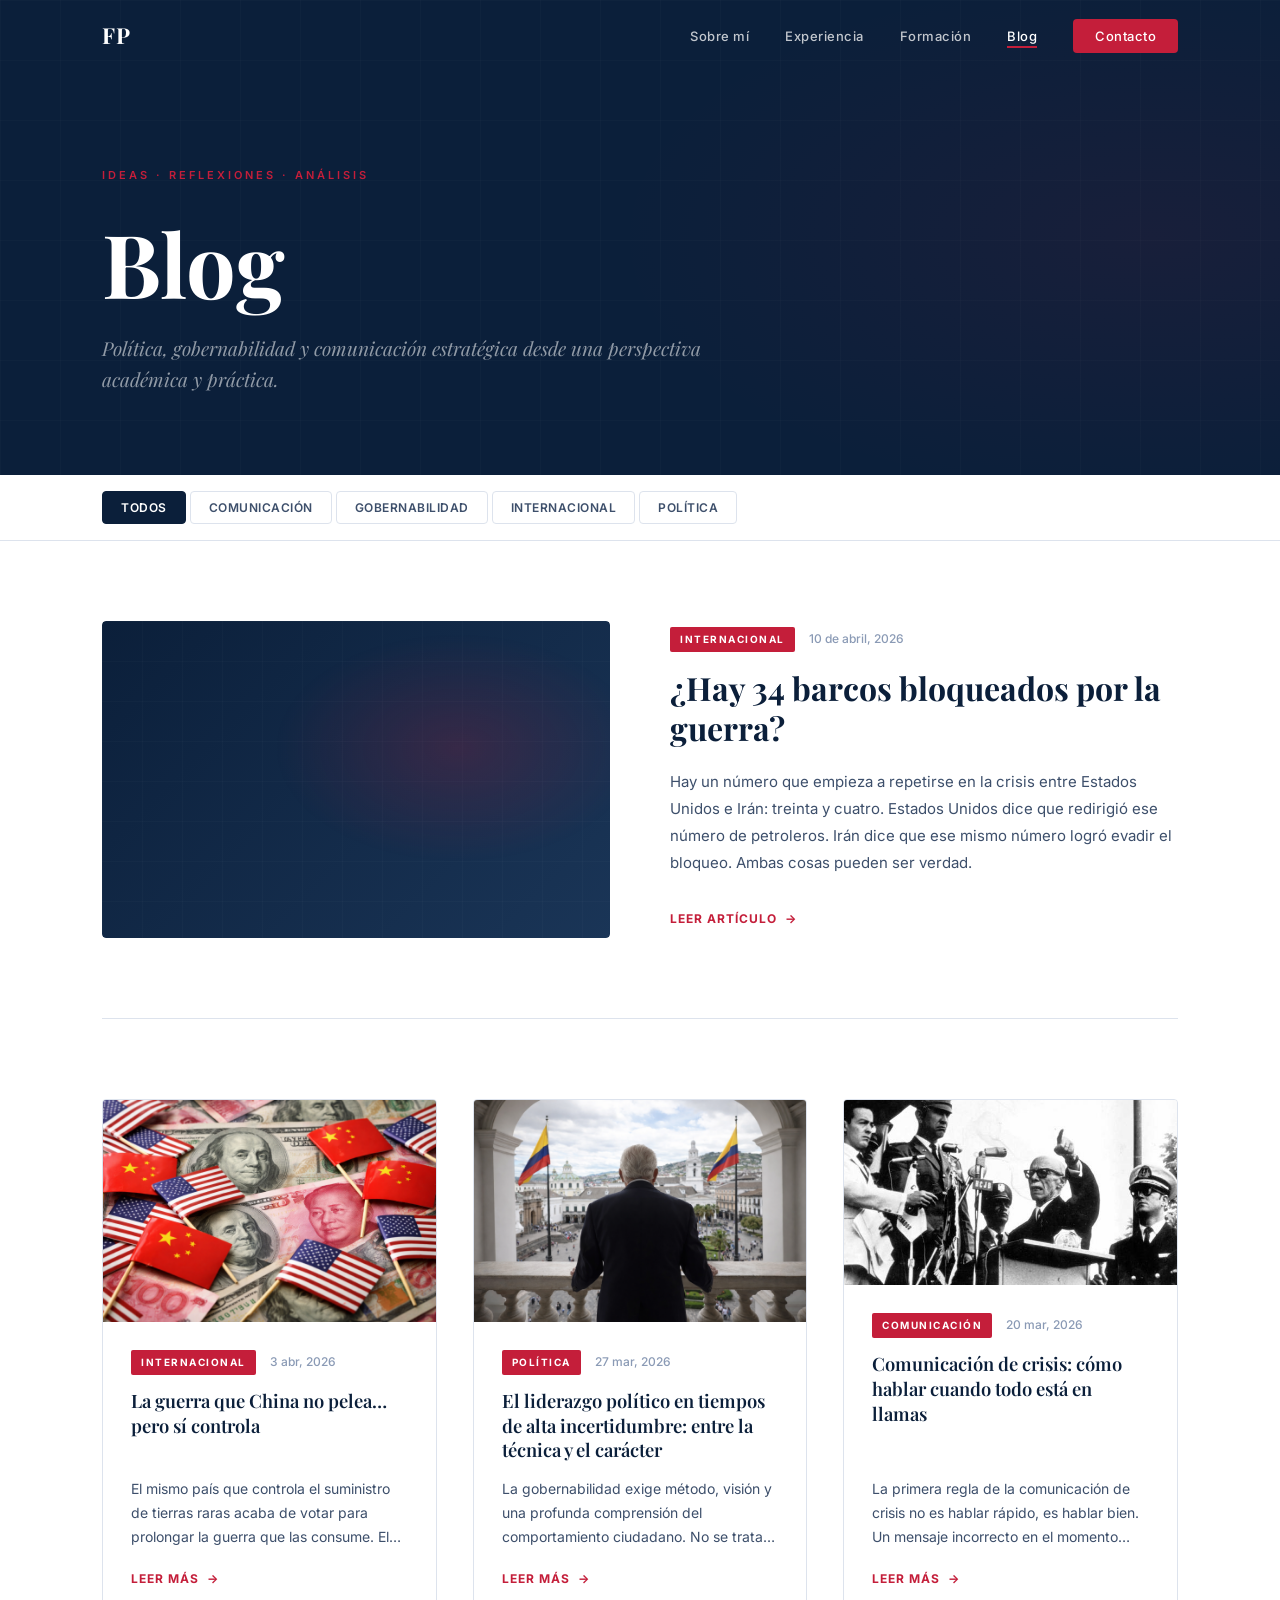
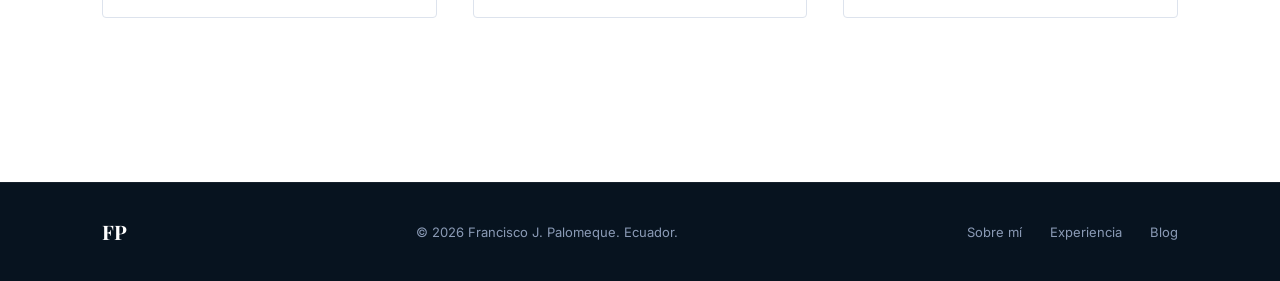
<file: blog.html>
﻿<!DOCTYPE html>
<html lang="es">
<head>
  <meta charset="UTF-8" />
  <meta name="viewport" content="width=device-width, initial-scale=1.0" />
  <title>Blog — Francisco J. Palomeque</title>
  <link rel="preconnect" href="https://fonts.googleapis.com" />
  <link rel="preconnect" href="https://fonts.gstatic.com" crossorigin />
  <link href="https://fonts.googleapis.com/css2?family=Playfair+Display:ital,wght@0,400;0,600;0,700;1,400&family=Inter:wght@300;400;500;600&display=swap" rel="stylesheet" />
  <link rel="stylesheet" href="style.css" />
  <link rel="stylesheet" href="blog.css" />
</head>
<body>

  <!-- NAV -->
  <nav id="navbar" class="scrolled">
    <div class="nav-inner">
      <a href="index.html" class="nav-logo">FP</a>
      <ul class="nav-links">
        <li><a href="index.html#sobre-mi">Sobre mí</a></li>
        <li><a href="index.html#experiencia">Experiencia</a></li>
        <li><a href="index.html#formacion">Formación</a></li>
        <li><a href="blog.html" class="nav-active">Blog</a></li>
        <li><a href="index.html#contacto" class="nav-cta">Contacto</a></li>
      </ul>
      <button class="hamburger" id="hamburger" aria-label="Menú">
        <span></span><span></span><span></span>
      </button>
    </div>
    <div class="mobile-menu" id="mobile-menu">
      <a href="index.html#sobre-mi">Sobre mí</a>
      <a href="index.html#experiencia">Experiencia</a>
      <a href="index.html#formacion">Formación</a>
      <a href="blog.html">Blog</a>
      <a href="index.html#contacto">Contacto</a>
    </div>
  </nav>

  <!-- BLOG HERO -->
  <section class="blog-hero">
    <div class="blog-hero-bg"></div>
    <div class="container blog-hero-content">
      <span class="section-label">Ideas · Reflexiones · Análisis</span>
      <h1 class="blog-hero-title">Blog</h1>
      <p class="blog-hero-sub">Política, gobernabilidad y comunicación estratégica desde una perspectiva académica y práctica.</p>
    </div>
  </section>

  <!-- FILTROS -->
  <section class="blog-filters-bar">
    <div class="container">
      <div class="filters">
        <button class="filter-btn active" data-filter="all">Todos</button>
        <button class="filter-btn" data-filter="comunicacion">Comunicación</button>
        <button class="filter-btn" data-filter="gobernabilidad">Gobernabilidad</button>
        <button class="filter-btn" data-filter="internacional">Internacional</button>
        <button class="filter-btn" data-filter="politica">Política</button>
      </div>
    </div>
  </section>

  <!-- ARTÍCULOS -->
  <section class="blog-section">
    <div class="container">

      <!-- ARTÍCULO DESTACADO -->
      <article class="post-featured fade-up" data-category="internacional">
        <div class="post-featured-image">
          <div class="post-image-placeholder"></div>
        </div>
        <div class="post-featured-body">
          <div class="post-meta">
            <span class="post-category">Internacional</span>
            <span class="post-date">10 de abril, 2026</span>
          </div>
          <h2 class="post-featured-title">
            <a href="34-barcos.html">¿Hay 34 barcos bloqueados por la guerra?</a>
          </h2>
          <p class="post-excerpt">Hay un número que empieza a repetirse en la crisis entre Estados Unidos e Irán: treinta y cuatro. Estados Unidos dice que redirigió ese número de petroleros. Irán dice que ese mismo número logró evadir el bloqueo. Ambas cosas pueden ser verdad.</p>
          <a href="34-barcos.html" class="post-read-more">
            Leer artículo <span class="arrow">→</span>
          </a>
        </div>
      </article>

      <!-- GRID DE ARTÍCULOS -->
      <div class="posts-grid">

        <article class="post-card fade-up" data-category="internacional">
          <div class="post-card-image">
            <img src="imagenes/la-guerra-china.png" alt="La guerra que China no pelea… pero sí controla" style="width:100%; height:100%; object-fit: cover;" />
          </div>
          <div class="post-card-body">
            <div class="post-meta">
              <span class="post-category">Internacional</span>
              <span class="post-date">3 abr, 2026</span>
            </div>
            <h3 class="post-card-title">
              <a href="la-guerra-china.html">La guerra que China no pelea… pero sí controla</a>
            </h3>
            <p class="post-excerpt">El mismo país que controla el suministro de tierras raras acaba de votar para prolongar la guerra que las consume. El mismo actor controla ambas variables...</p>
            <a href="la-guerra-china.html" class="post-read-more">Leer más <span class="arrow">→</span></a>
          </div>
        </article>

        <article class="post-card fade-up delay-1" data-category="politica">
          <div class="post-card-image">
            <img src="imagenes/comunicacion.png" alt="El liderazgo político en tiempos de alta incertidumbre" style="width:100%; height:100%; object-fit: cover;" />
          </div>
          <div class="post-card-body">
            <div class="post-meta">
              <span class="post-category">Política</span>
              <span class="post-date">27 mar, 2026</span>
            </div>
            <h3 class="post-card-title">
              <a href="comunicacion.html">El liderazgo político en tiempos de alta incertidumbre: entre la técnica y el carácter</a>
            </h3>
            <p class="post-excerpt">La gobernabilidad exige método, visión y una profunda comprensión del comportamiento ciudadano. No se trata solo de tomar decisiones acertadas, sino de tomarlas en el momento correcto...</p>
            <a href="comunicacion.html" class="post-read-more">Leer más <span class="arrow">→</span></a>
          </div>
        </article>

        <article class="post-card fade-up delay-2" data-category="comunicacion">
          <div class="post-card-image">
            <img src="imagenes/comunicacion-de-crisis.jpeg" alt="Comunicación de crisis: cómo hablar cuando todo está en llamas" style="width:100%; height:100%; object-fit: cover;" />
          </div>
          <div class="post-card-body">
            <div class="post-meta">
              <span class="post-category">Comunicación</span>
              <span class="post-date">20 mar, 2026</span>
            </div>
            <h3 class="post-card-title">
              <a href="comunicacion-de-crisis.html">Comunicación de crisis: cómo hablar cuando todo está en llamas</a>
            </h3>
            <p class="post-excerpt">La primera regla de la comunicación de crisis no es hablar rápido, es hablar bien. Un mensaje incorrecto en el momento equivocado puede amplificar el daño exponencialmente...</p>
            <a href="comunicacion-de-crisis.html" class="post-read-more">Leer más <span class="arrow">→</span></a>
          </div>
        </article>

      </div>

    </div>
  </section>

  <!-- FOOTER -->
  <footer class="footer">
    <div class="container footer-inner">
      <span class="footer-logo">FP</span>
      <p>© 2026 Francisco J. Palomeque. Ecuador.</p>
      <nav class="footer-nav">
        <a href="index.html#sobre-mi">Sobre mí</a>
        <a href="index.html#experiencia">Experiencia</a>
        <a href="blog.html">Blog</a>
      </nav>
    </div>
  </footer>

  <script src="main.js"></script>
  <script src="blog.js"></script>
</body>
</html>
</file>
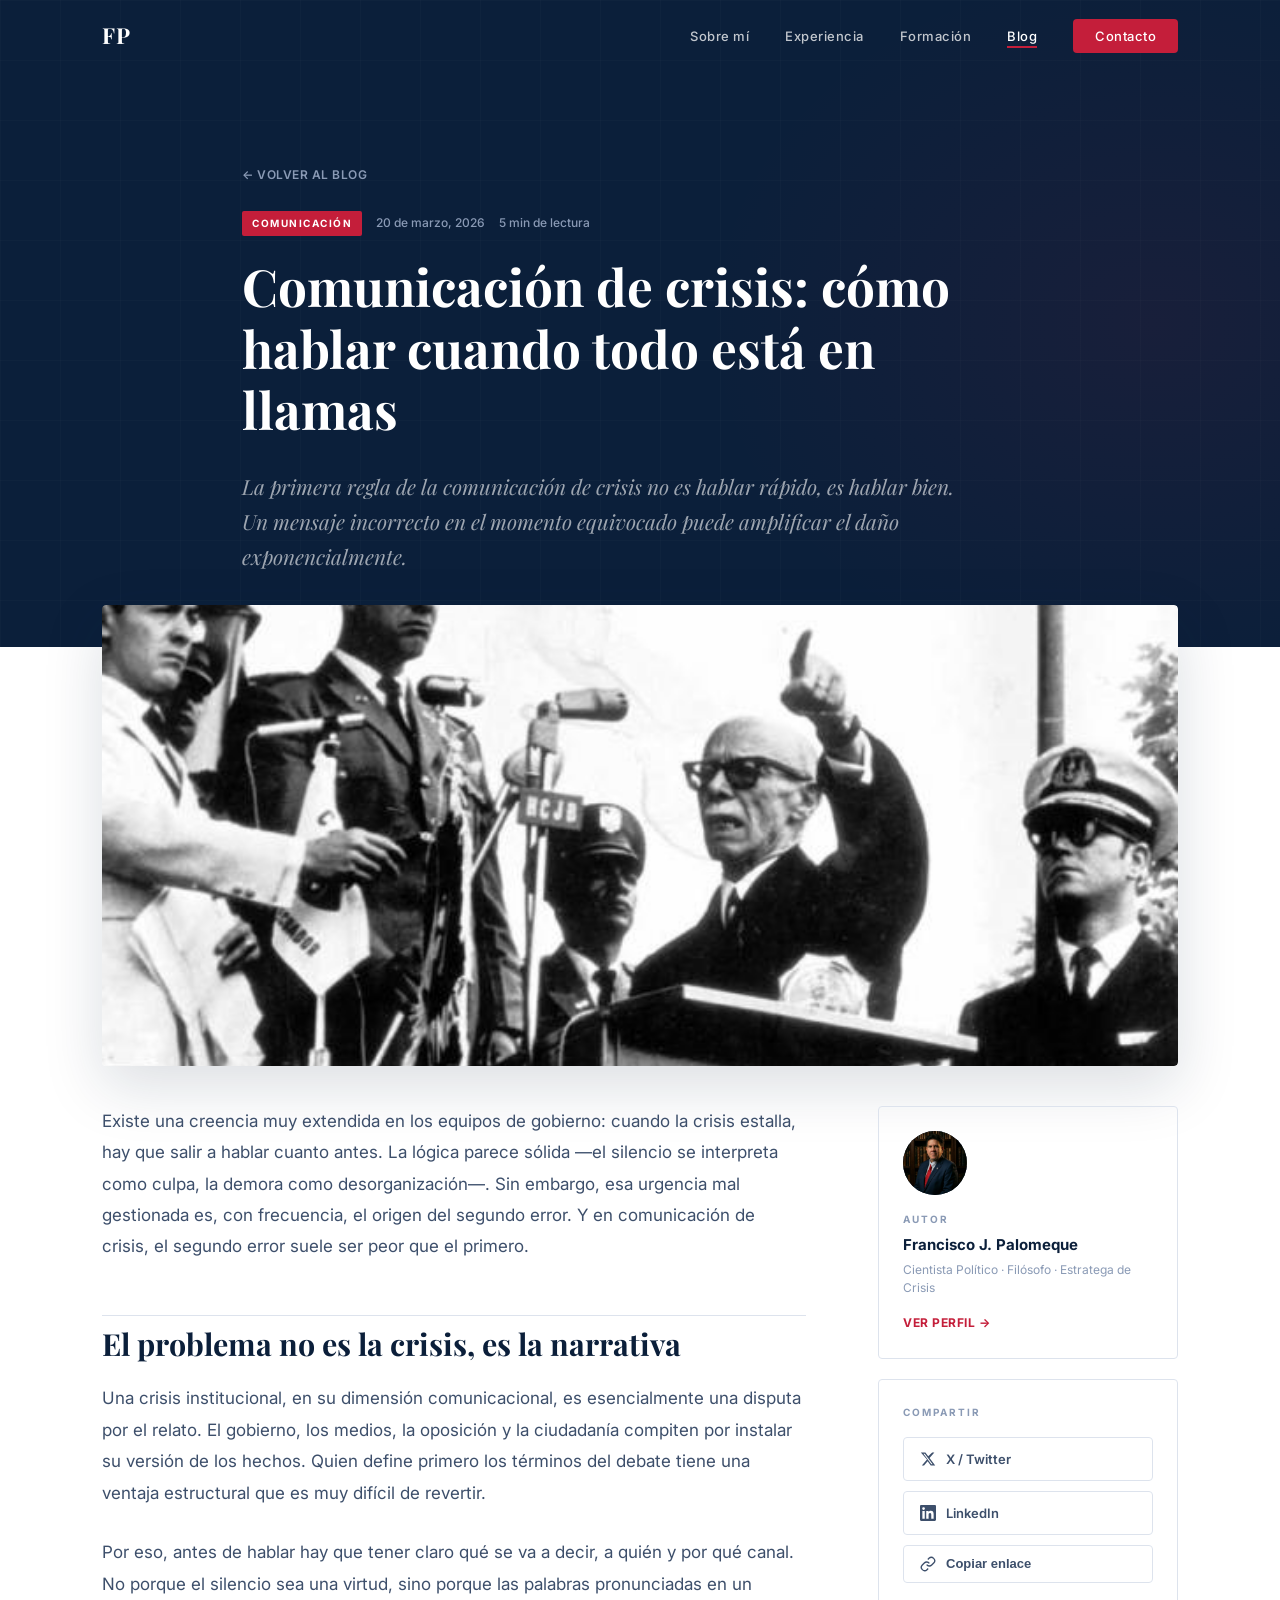
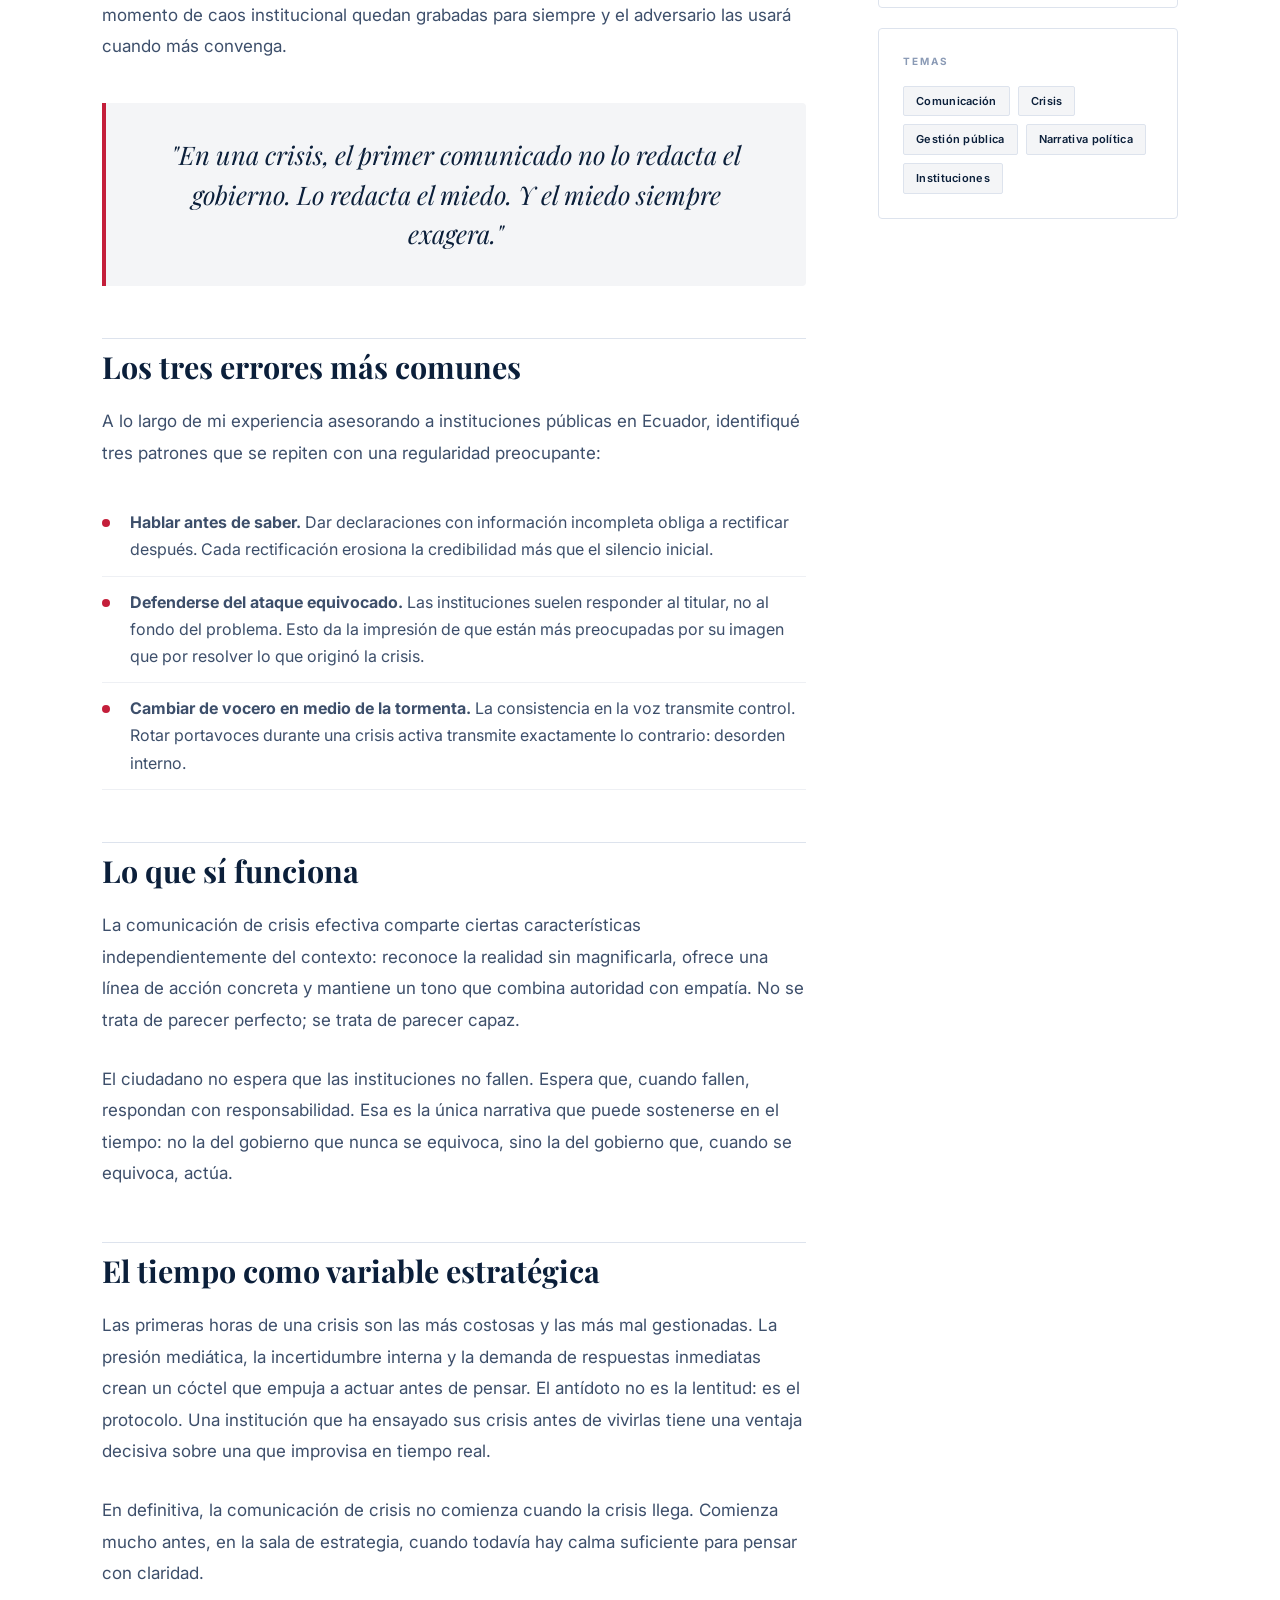
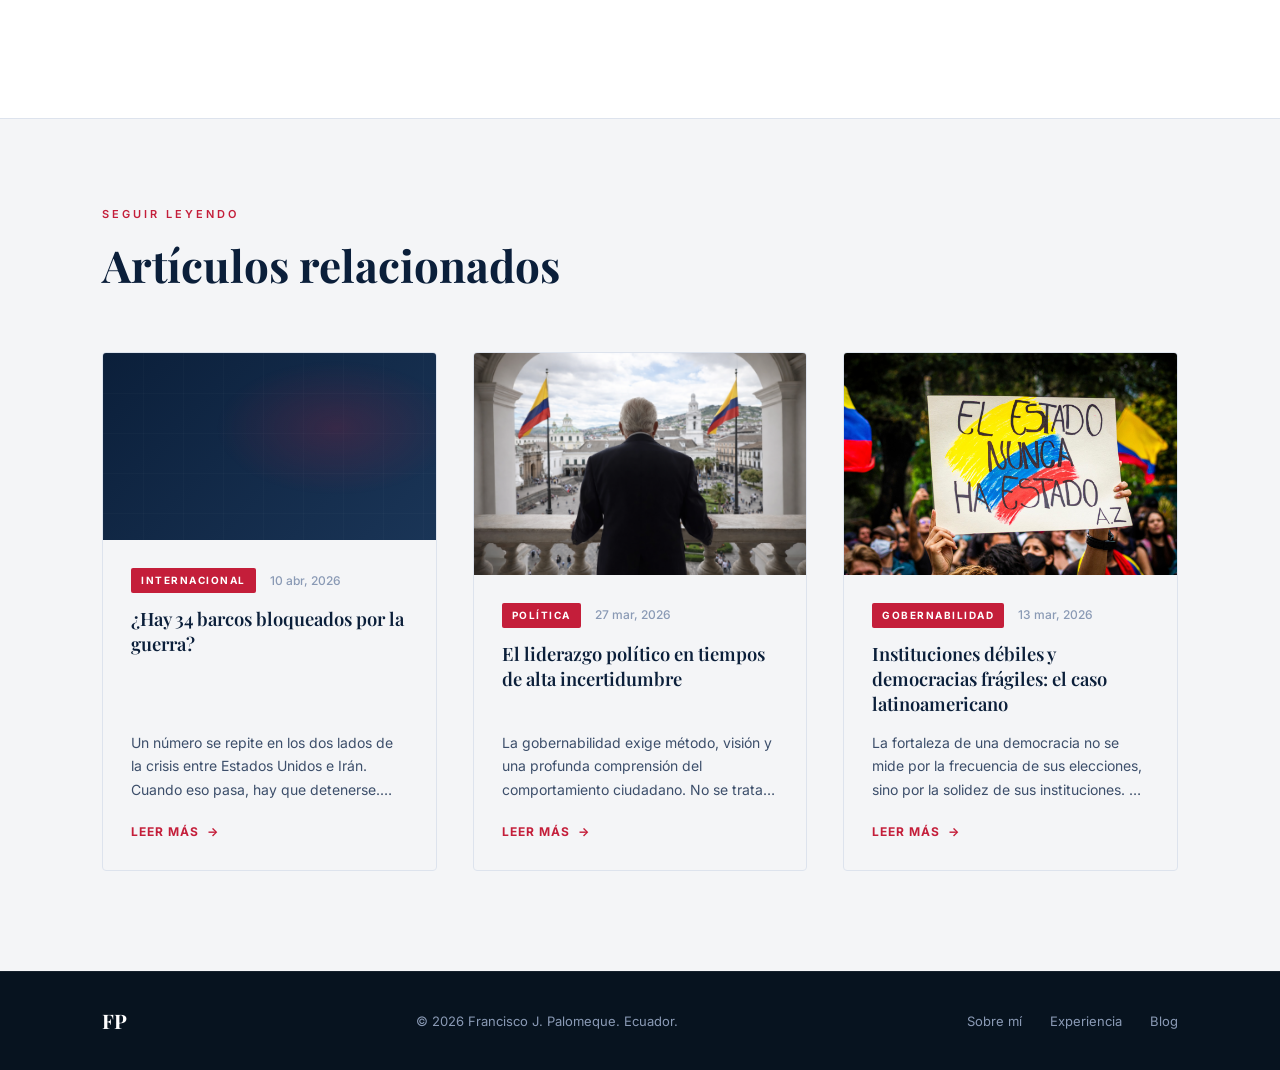
<file: comunicacion-de-crisis.html>
﻿<!DOCTYPE html>
<html lang="es">
<head>
  <meta charset="UTF-8" />
  <meta name="viewport" content="width=device-width, initial-scale=1.0" />
  <title>Comunicación de crisis: cómo hablar cuando todo está en llamas — Francisco J. Palomeque</title>
  <link rel="preconnect" href="https://fonts.googleapis.com" />
  <link rel="preconnect" href="https://fonts.gstatic.com" crossorigin />
  <link href="https://fonts.googleapis.com/css2?family=Playfair+Display:ital,wght@0,400;0,600;0,700;1,400&family=Inter:wght@300;400;500;600&display=swap" rel="stylesheet" />
  <link rel="stylesheet" href="style.css" />
  <link rel="stylesheet" href="blog.css" />
  <link rel="stylesheet" href="post.css" />
</head>
<body>

  <!-- NAV -->
  <nav id="navbar" class="scrolled">
    <div class="nav-inner">
      <a href="index.html" class="nav-logo">FP</a>
      <ul class="nav-links">
        <li><a href="index.html#sobre-mi">Sobre mí</a></li>
        <li><a href="index.html#experiencia">Experiencia</a></li>
        <li><a href="index.html#formacion">Formación</a></li>
        <li><a href="blog.html" class="nav-active">Blog</a></li>
        <li><a href="index.html#contacto" class="nav-cta">Contacto</a></li>
      </ul>
      <button class="hamburger" id="hamburger" aria-label="Menú">
        <span></span><span></span><span></span>
      </button>
    </div>
    <div class="mobile-menu" id="mobile-menu">
      <a href="index.html#sobre-mi">Sobre mí</a>
      <a href="index.html#experiencia">Experiencia</a>
      <a href="index.html#formacion">Formación</a>
      <a href="blog.html">Blog</a>
      <a href="index.html#contacto">Contacto</a>
    </div>
  </nav>

  <!-- HERO DEL ARTÍCULO -->
  <section class="post-hero">
    <div class="post-hero-bg"></div>
    <div class="container post-hero-content">
      <a href="blog.html" class="post-back">← Volver al blog</a>
      <div class="post-meta" style="margin: 24px 0 20px;">
        <span class="post-category">Comunicación</span>
        <span class="post-date">20 de marzo, 2026</span>
        <span class="post-read-time">5 min de lectura</span>
      </div>
      <h1 class="post-title">Comunicación de crisis: cómo hablar cuando todo está en llamas</h1>
      <p class="post-intro">La primera regla de la comunicación de crisis no es hablar rápido, es hablar bien. Un mensaje incorrecto en el momento equivocado puede amplificar el daño exponencialmente.</p>
    </div>
  </section>

  <!-- IMAGEN DE PORTADA -->
  <div class="post-cover">
    <div class="container">
      <div class="post-cover-image">
        <img src="imagenes/comunicacion-de-crisis.jpeg" alt="Comunicación de crisis: cómo hablar cuando todo está en llamas" style="width:100%; aspect-ratio: 21/9; object-fit: cover; border-radius: var(--radius); display: block;" />
      </div>
    </div>
  </div>

  <!-- CUERPO DEL ARTÍCULO -->
  <article class="post-body-section">
    <div class="container post-layout">

      <!-- CONTENIDO PRINCIPAL -->
      <div class="post-content fade-up">

        <p>Existe una creencia muy extendida en los equipos de gobierno: cuando la crisis estalla, hay que salir a hablar cuanto antes. La lógica parece sólida —el silencio se interpreta como culpa, la demora como desorganización—. Sin embargo, esa urgencia mal gestionada es, con frecuencia, el origen del segundo error. Y en comunicación de crisis, el segundo error suele ser peor que el primero.</p>

        <h2>El problema no es la crisis, es la narrativa</h2>

        <p>Una crisis institucional, en su dimensión comunicacional, es esencialmente una disputa por el relato. El gobierno, los medios, la oposición y la ciudadanía compiten por instalar su versión de los hechos. Quien define primero los términos del debate tiene una ventaja estructural que es muy difícil de revertir.</p>

        <p>Por eso, antes de hablar hay que tener claro qué se va a decir, a quién y por qué canal. No porque el silencio sea una virtud, sino porque las palabras pronunciadas en un momento de caos institucional quedan grabadas para siempre y el adversario las usará cuando más convenga.</p>

        <blockquote class="article-quote">
          "En una crisis, el primer comunicado no lo redacta el gobierno. Lo redacta el miedo. Y el miedo siempre exagera."
        </blockquote>

        <h2>Los tres errores más comunes</h2>

        <p>A lo largo de mi experiencia asesorando a instituciones públicas en Ecuador, identifiqué tres patrones que se repiten con una regularidad preocupante:</p>

        <ul class="article-list">
          <li><strong>Hablar antes de saber.</strong> Dar declaraciones con información incompleta obliga a rectificar después. Cada rectificación erosiona la credibilidad más que el silencio inicial.</li>
          <li><strong>Defenderse del ataque equivocado.</strong> Las instituciones suelen responder al titular, no al fondo del problema. Esto da la impresión de que están más preocupadas por su imagen que por resolver lo que originó la crisis.</li>
          <li><strong>Cambiar de vocero en medio de la tormenta.</strong> La consistencia en la voz transmite control. Rotar portavoces durante una crisis activa transmite exactamente lo contrario: desorden interno.</li>
        </ul>

        <h2>Lo que sí funciona</h2>

        <p>La comunicación de crisis efectiva comparte ciertas características independientemente del contexto: reconoce la realidad sin magnificarla, ofrece una línea de acción concreta y mantiene un tono que combina autoridad con empatía. No se trata de parecer perfecto; se trata de parecer capaz.</p>

        <p>El ciudadano no espera que las instituciones no fallen. Espera que, cuando fallen, respondan con responsabilidad. Esa es la única narrativa que puede sostenerse en el tiempo: no la del gobierno que nunca se equivoca, sino la del gobierno que, cuando se equivoca, actúa.</p>

        <h2>El tiempo como variable estratégica</h2>

        <p>Las primeras horas de una crisis son las más costosas y las más mal gestionadas. La presión mediática, la incertidumbre interna y la demanda de respuestas inmediatas crean un cóctel que empuja a actuar antes de pensar. El antídoto no es la lentitud: es el protocolo. Una institución que ha ensayado sus crisis antes de vivirlas tiene una ventaja decisiva sobre una que improvisa en tiempo real.</p>

        <p>En definitiva, la comunicación de crisis no comienza cuando la crisis llega. Comienza mucho antes, en la sala de estrategia, cuando todavía hay calma suficiente para pensar con claridad.</p>

      </div>

      <!-- SIDEBAR -->
      <aside class="post-sidebar">

        <!-- Autor -->
        <div class="sidebar-card author-card">
          <div class="author-avatar">
            <img src="imagenes/francisco.jpg" alt="Francisco J. Palomeque" onerror="this.style.display='none'" />
          </div>
          <div class="author-info">
            <span class="author-label">Autor</span>
            <strong>Francisco J. Palomeque</strong>
            <p>Cientista Político · Filósofo · Estratega de Crisis</p>
          </div>
          <a href="index.html#sobre-mi" class="sidebar-link">Ver perfil →</a>
        </div>

        <!-- Compartir -->
        <div class="sidebar-card share-card">
          <span class="sidebar-card-title">Compartir</span>
          <div class="share-btns">
            <a href="#" class="share-btn twitter" aria-label="Compartir en X">
              <svg width="16" height="16" viewBox="0 0 24 24" fill="currentColor"><path d="M18.244 2.25h3.308l-7.227 8.26 8.502 11.24H16.17l-4.714-6.231-5.401 6.231H2.74l7.73-8.835L1.254 2.25H8.08l4.259 5.63zm-1.161 17.52h1.833L7.084 4.126H5.117z"/></svg>
              X / Twitter
            </a>
            <a href="#" class="share-btn linkedin" aria-label="Compartir en LinkedIn">
              <svg width="16" height="16" viewBox="0 0 24 24" fill="currentColor"><path d="M20.447 20.452h-3.554v-5.569c0-1.328-.027-3.037-1.852-3.037-1.853 0-2.136 1.445-2.136 2.939v5.667H9.351V9h3.414v1.561h.046c.477-.9 1.637-1.85 3.37-1.85 3.601 0 4.267 2.37 4.267 5.455v6.286zM5.337 7.433a2.062 2.062 0 0 1-2.063-2.065 2.064 2.064 0 1 1 2.063 2.065zm1.782 13.019H3.555V9h3.564v11.452zM22.225 0H1.771C.792 0 0 .774 0 1.729v20.542C0 23.227.792 24 1.771 24h20.451C23.2 24 24 23.227 24 22.271V1.729C24 .774 23.2 0 22.222 0h.003z"/></svg>
              LinkedIn
            </a>
            <button class="share-btn copy" id="copyLink" aria-label="Copiar enlace">
              <svg width="16" height="16" viewBox="0 0 24 24" fill="none" stroke="currentColor" stroke-width="2"><path d="M10 13a5 5 0 0 0 7.54.54l3-3a5 5 0 0 0-7.07-7.07l-1.72 1.71"/><path d="M14 11a5 5 0 0 0-7.54-.54l-3 3a5 5 0 0 0 7.07 7.07l1.71-1.71"/></svg>
              Copiar enlace
            </button>
          </div>
        </div>

        <!-- Tags -->
        <div class="sidebar-card tags-card">
          <span class="sidebar-card-title">Temas</span>
          <div class="post-tags">
            <a href="blog.html" class="post-tag">Comunicación</a>
            <a href="blog.html" class="post-tag">Crisis</a>
            <a href="blog.html" class="post-tag">Gestión pública</a>
            <a href="blog.html" class="post-tag">Narrativa política</a>
            <a href="blog.html" class="post-tag">Instituciones</a>
          </div>
        </div>

      </aside>

    </div>
  </article>

  <!-- ARTÍCULOS RELACIONADOS -->
  <section class="related-section">
    <div class="container">
      <div class="section-header fade-up">
        <span class="section-label">Seguir leyendo</span>
        <h2 class="section-title">Artículos relacionados</h2>
      </div>
      <div class="posts-grid" style="margin-bottom: 0;">

        <article class="post-card fade-up">
          <div class="post-card-image">
            <div class="post-image-placeholder"></div>
          </div>
          <div class="post-card-body">
            <div class="post-meta">
              <span class="post-category">Internacional</span>
              <span class="post-date">10 abr, 2026</span>
            </div>
            <h3 class="post-card-title">
              <a href="34-barcos.html">¿Hay 34 barcos bloqueados por la guerra?</a>
            </h3>
            <p class="post-excerpt">Un número se repite en los dos lados de la crisis entre Estados Unidos e Irán. Cuando eso pasa, hay que detenerse. Porque puede ser casualidad, pero también puede ser una grieta...</p>
            <a href="34-barcos.html" class="post-read-more">Leer más <span class="arrow">→</span></a>
          </div>
        </article>

        <article class="post-card fade-up delay-1">
          <div class="post-card-image">
            <img src="imagenes/comunicacion.png" alt="El liderazgo político en tiempos de alta incertidumbre" style="width:100%; height:100%; object-fit: cover;" />
          </div>
          <div class="post-card-body">
            <div class="post-meta">
              <span class="post-category">Política</span>
              <span class="post-date">27 mar, 2026</span>
            </div>
            <h3 class="post-card-title">
              <a href="comunicacion.html">El liderazgo político en tiempos de alta incertidumbre</a>
            </h3>
            <p class="post-excerpt">La gobernabilidad exige método, visión y una profunda comprensión del comportamiento ciudadano. No se trata solo de tomar decisiones acertadas, sino en el momento correcto...</p>
            <a href="comunicacion.html" class="post-read-more">Leer más <span class="arrow">→</span></a>
          </div>
        </article>

        <article class="post-card fade-up delay-2">
          <div class="post-card-image">
            <img src="imagenes/instituciones-debiles.jpg" alt="Instituciones débiles y democracias frágiles" style="width:100%; height:100%; object-fit: cover;" />
          </div>
          <div class="post-card-body">
            <div class="post-meta">
              <span class="post-category">Gobernabilidad</span>
              <span class="post-date">13 mar, 2026</span>
            </div>
            <h3 class="post-card-title">
              <a href="instituciones-debiles.html">Instituciones débiles y democracias frágiles: el caso latinoamericano</a>
            </h3>
            <p class="post-excerpt">La fortaleza de una democracia no se mide por la frecuencia de sus elecciones, sino por la solidez de sus instituciones. En Latinoamérica, esta distinción sigue siendo urgente...</p>
            <a href="instituciones-debiles.html" class="post-read-more">Leer más <span class="arrow">→</span></a>
          </div>
        </article>

      </div>
    </div>
  </section>

  <!-- FOOTER -->
  <footer class="footer">
    <div class="container footer-inner">
      <span class="footer-logo">FP</span>
      <p>© 2026 Francisco J. Palomeque. Ecuador.</p>
      <nav class="footer-nav">
        <a href="index.html#sobre-mi">Sobre mí</a>
        <a href="index.html#experiencia">Experiencia</a>
        <a href="blog.html">Blog</a>
      </nav>
    </div>
  </footer>

  <script src="main.js"></script>
  <script>
    // Share buttons
    const pageUrl = encodeURIComponent(window.location.href);
    const pageTitle = encodeURIComponent(document.title);
    document.querySelector('.share-btn.twitter').href = `https://twitter.com/intent/tweet?url=${pageUrl}&text=${pageTitle}`;
    document.querySelector('.share-btn.linkedin').href = `https://www.linkedin.com/sharing/share-offsite/?url=${pageUrl}`;

    document.getElementById('copyLink').addEventListener('click', () => {
      navigator.clipboard.writeText(window.location.href).then(() => {
        const btn = document.getElementById('copyLink');
        btn.textContent = '✓ Copiado';
        setTimeout(() => { btn.innerHTML = `<svg width="16" height="16" viewBox="0 0 24 24" fill="none" stroke="currentColor" stroke-width="2"><path d="M10 13a5 5 0 0 0 7.54.54l3-3a5 5 0 0 0-7.07-7.07l-1.72 1.71"/><path d="M14 11a5 5 0 0 0-7.54-.54l-3 3a5 5 0 0 0 7.07 7.07l1.71-1.71"/></svg> Copiar enlace`; }, 2000);
      });
    });
  </script>
</body>
</html>
</file>
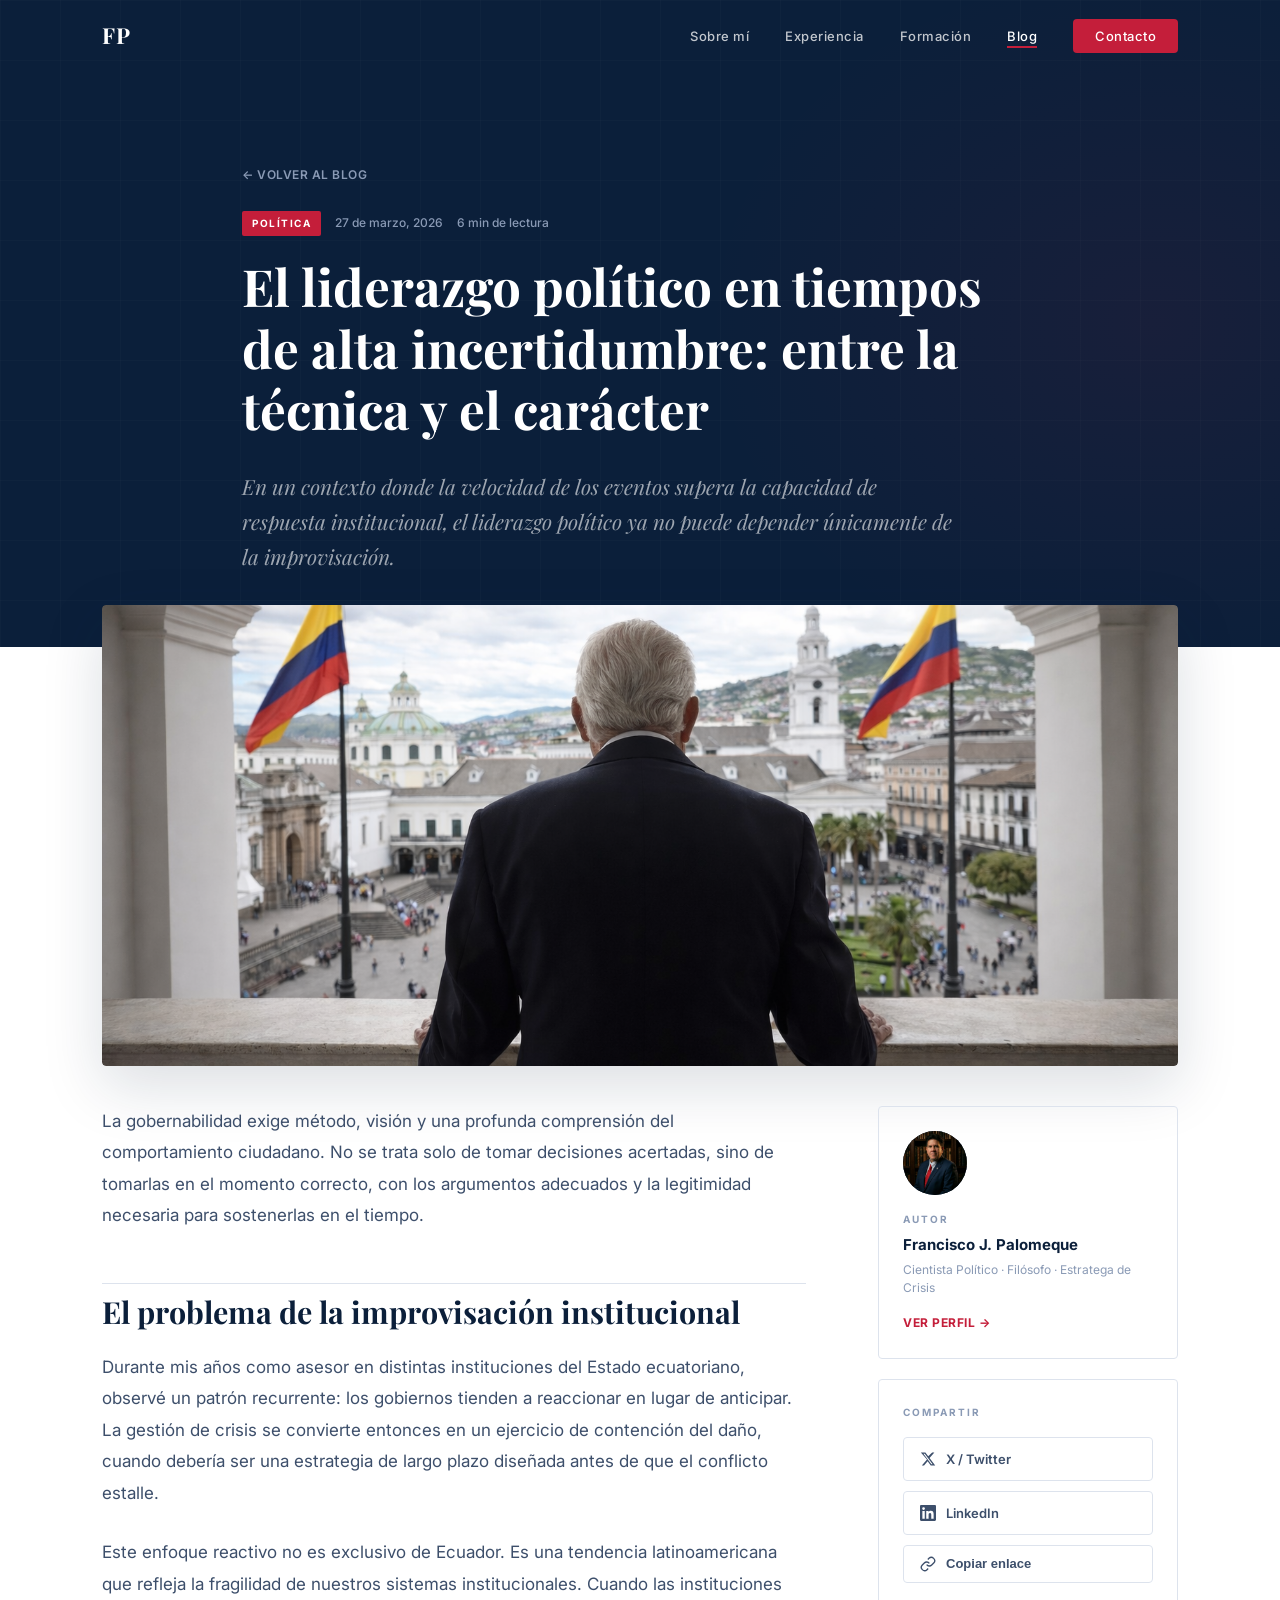
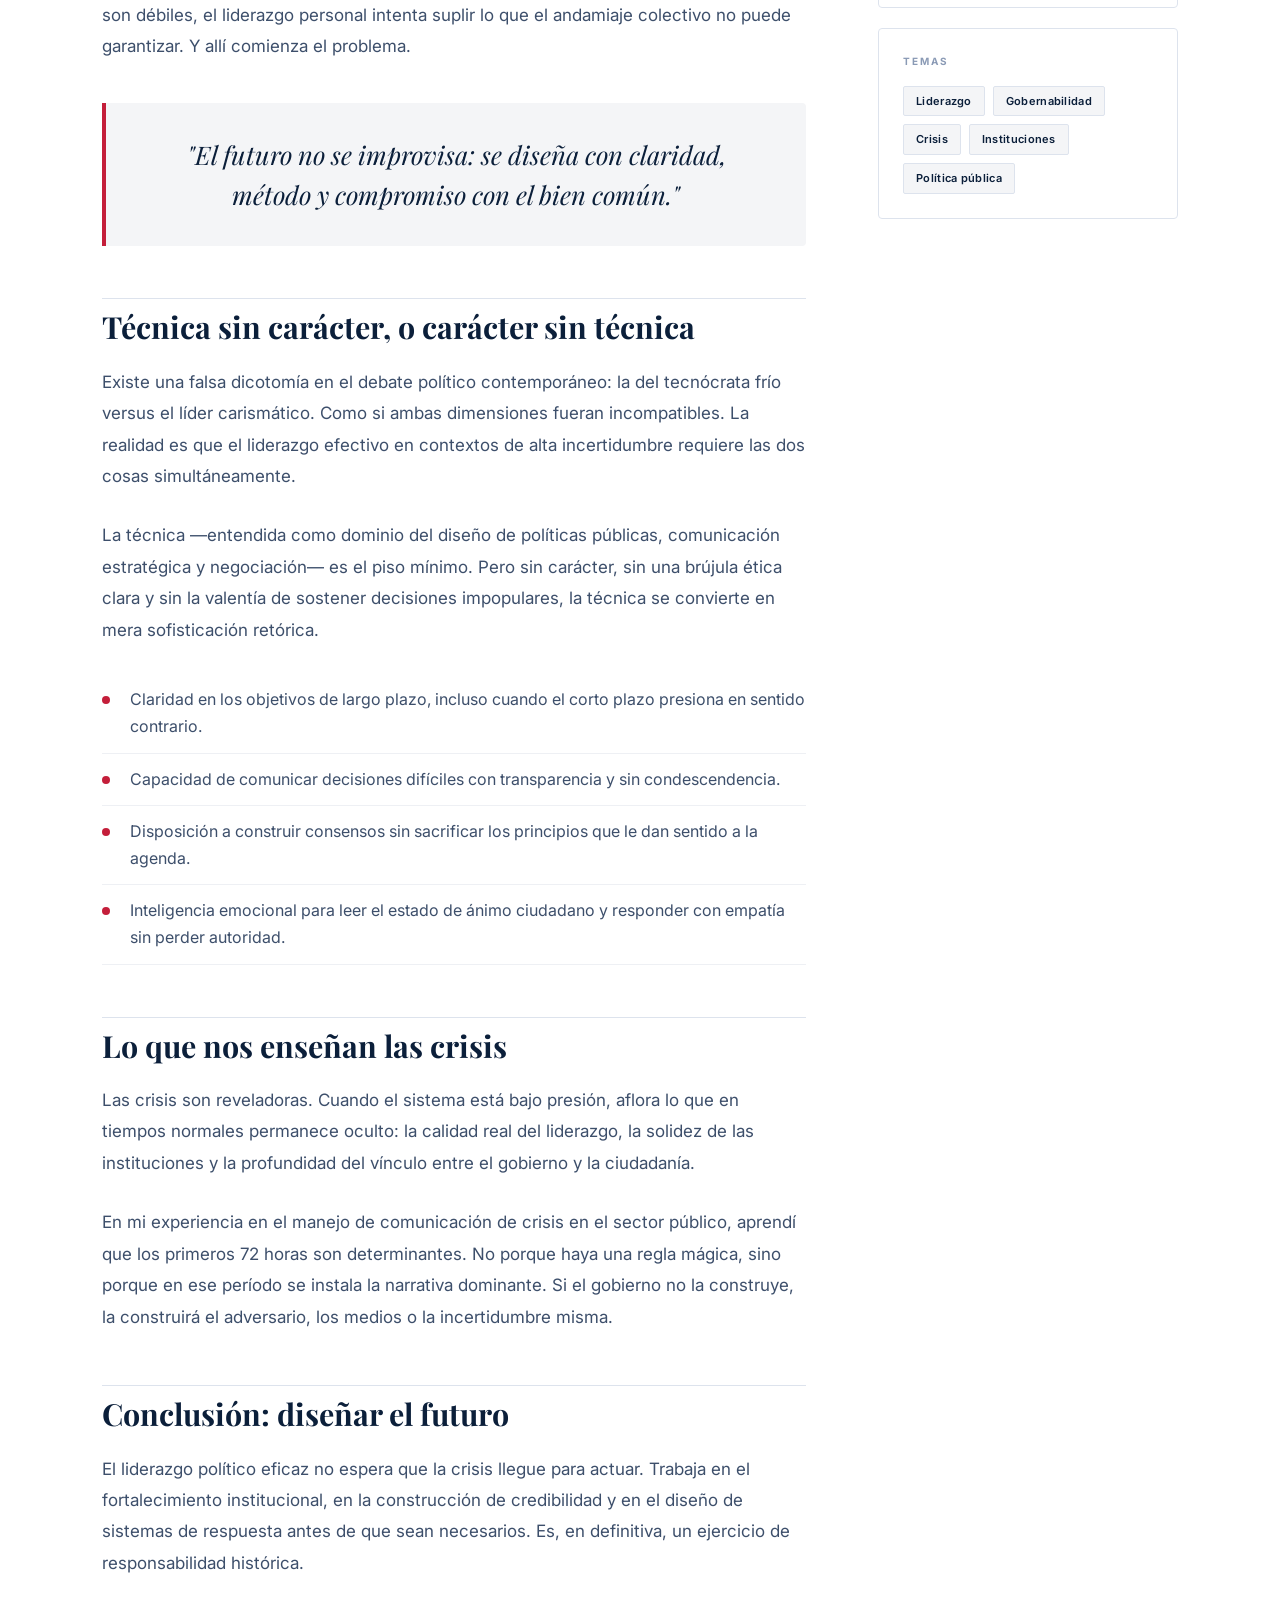
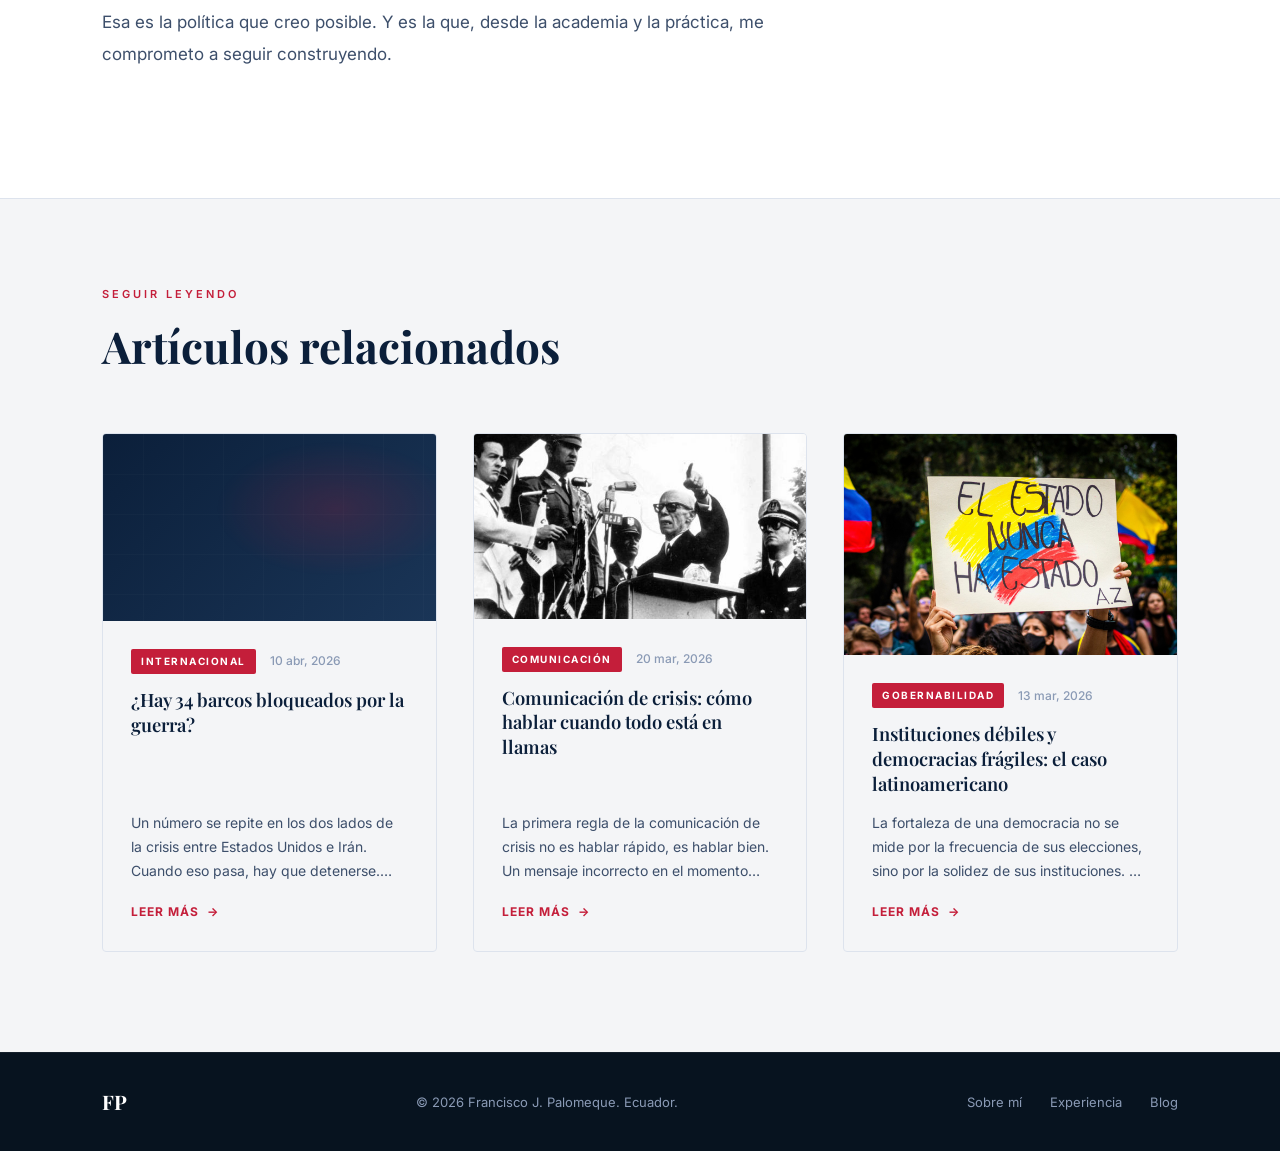
<file: comunicacion.html>
﻿<!DOCTYPE html>
<html lang="es">
<head>
  <meta charset="UTF-8" />
  <meta name="viewport" content="width=device-width, initial-scale=1.0" />
  <title>El liderazgo político en tiempos de alta incertidumbre — Francisco J. Palomeque</title>
  <link rel="preconnect" href="https://fonts.googleapis.com" />
  <link rel="preconnect" href="https://fonts.gstatic.com" crossorigin />
  <link href="https://fonts.googleapis.com/css2?family=Playfair+Display:ital,wght@0,400;0,600;0,700;1,400&family=Inter:wght@300;400;500;600&display=swap" rel="stylesheet" />
  <link rel="stylesheet" href="style.css" />
  <link rel="stylesheet" href="blog.css" />
  <link rel="stylesheet" href="post.css" />
</head>
<body>

  <!-- NAV -->
  <nav id="navbar" class="scrolled">
    <div class="nav-inner">
      <a href="index.html" class="nav-logo">FP</a>
      <ul class="nav-links">
        <li><a href="index.html#sobre-mi">Sobre mí</a></li>
        <li><a href="index.html#experiencia">Experiencia</a></li>
        <li><a href="index.html#formacion">Formación</a></li>
        <li><a href="blog.html" class="nav-active">Blog</a></li>
        <li><a href="index.html#contacto" class="nav-cta">Contacto</a></li>
      </ul>
      <button class="hamburger" id="hamburger" aria-label="Menú">
        <span></span><span></span><span></span>
      </button>
    </div>
    <div class="mobile-menu" id="mobile-menu">
      <a href="index.html#sobre-mi">Sobre mí</a>
      <a href="index.html#experiencia">Experiencia</a>
      <a href="index.html#formacion">Formación</a>
      <a href="blog.html">Blog</a>
      <a href="index.html#contacto">Contacto</a>
    </div>
  </nav>

  <!-- HERO DEL ARTÍCULO -->
  <section class="post-hero">
    <div class="post-hero-bg"></div>
    <div class="container post-hero-content">
      <a href="blog.html" class="post-back">← Volver al blog</a>
      <div class="post-meta" style="margin: 24px 0 20px;">
        <span class="post-category">Política</span>
        <span class="post-date">27 de marzo, 2026</span>
        <span class="post-read-time">6 min de lectura</span>
      </div>
      <h1 class="post-title">El liderazgo político en tiempos de alta incertidumbre: entre la técnica y el carácter</h1>
      <p class="post-intro">En un contexto donde la velocidad de los eventos supera la capacidad de respuesta institucional, el liderazgo político ya no puede depender únicamente de la improvisación.</p>
    </div>
  </section>

  <!-- IMAGEN DE PORTADA -->
  <div class="post-cover">
    <div class="container">
      <div class="post-cover-image">
        <img src="imagenes/comunicacion.png" alt="El liderazgo político en tiempos de alta incertidumbre" style="width:100%; aspect-ratio: 21/9; object-fit: cover; border-radius: var(--radius); display: block;" />
      </div>
    </div>
  </div>

  <!-- CUERPO DEL ARTÍCULO -->
  <article class="post-body-section">
    <div class="container post-layout">

      <!-- CONTENIDO PRINCIPAL -->
      <div class="post-content fade-up">

        <p>La gobernabilidad exige método, visión y una profunda comprensión del comportamiento ciudadano. No se trata solo de tomar decisiones acertadas, sino de tomarlas en el momento correcto, con los argumentos adecuados y la legitimidad necesaria para sostenerlas en el tiempo.</p>

        <h2>El problema de la improvisación institucional</h2>

        <p>Durante mis años como asesor en distintas instituciones del Estado ecuatoriano, observé un patrón recurrente: los gobiernos tienden a reaccionar en lugar de anticipar. La gestión de crisis se convierte entonces en un ejercicio de contención del daño, cuando debería ser una estrategia de largo plazo diseñada antes de que el conflicto estalle.</p>

        <p>Este enfoque reactivo no es exclusivo de Ecuador. Es una tendencia latinoamericana que refleja la fragilidad de nuestros sistemas institucionales. Cuando las instituciones son débiles, el liderazgo personal intenta suplir lo que el andamiaje colectivo no puede garantizar. Y allí comienza el problema.</p>

        <blockquote class="article-quote">
          "El futuro no se improvisa: se diseña con claridad, método y compromiso con el bien común."
        </blockquote>

        <h2>Técnica sin carácter, o carácter sin técnica</h2>

        <p>Existe una falsa dicotomía en el debate político contemporáneo: la del tecnócrata frío versus el líder carismático. Como si ambas dimensiones fueran incompatibles. La realidad es que el liderazgo efectivo en contextos de alta incertidumbre requiere las dos cosas simultáneamente.</p>

        <p>La técnica —entendida como dominio del diseño de políticas públicas, comunicación estratégica y negociación— es el piso mínimo. Pero sin carácter, sin una brújula ética clara y sin la valentía de sostener decisiones impopulares, la técnica se convierte en mera sofisticación retórica.</p>

        <ul class="article-list">
          <li>Claridad en los objetivos de largo plazo, incluso cuando el corto plazo presiona en sentido contrario.</li>
          <li>Capacidad de comunicar decisiones difíciles con transparencia y sin condescendencia.</li>
          <li>Disposición a construir consensos sin sacrificar los principios que le dan sentido a la agenda.</li>
          <li>Inteligencia emocional para leer el estado de ánimo ciudadano y responder con empatía sin perder autoridad.</li>
        </ul>

        <h2>Lo que nos enseñan las crisis</h2>

        <p>Las crisis son reveladoras. Cuando el sistema está bajo presión, aflora lo que en tiempos normales permanece oculto: la calidad real del liderazgo, la solidez de las instituciones y la profundidad del vínculo entre el gobierno y la ciudadanía.</p>

        <p>En mi experiencia en el manejo de comunicación de crisis en el sector público, aprendí que los primeros 72 horas son determinantes. No porque haya una regla mágica, sino porque en ese período se instala la narrativa dominante. Si el gobierno no la construye, la construirá el adversario, los medios o la incertidumbre misma.</p>

        <h2>Conclusión: diseñar el futuro</h2>

        <p>El liderazgo político eficaz no espera que la crisis llegue para actuar. Trabaja en el fortalecimiento institucional, en la construcción de credibilidad y en el diseño de sistemas de respuesta antes de que sean necesarios. Es, en definitiva, un ejercicio de responsabilidad histórica.</p>

        <p>Esa es la política que creo posible. Y es la que, desde la academia y la práctica, me comprometo a seguir construyendo.</p>

      </div>

      <!-- SIDEBAR -->
      <aside class="post-sidebar">

        <!-- Autor -->
        <div class="sidebar-card author-card">
          <div class="author-avatar">
            <img src="imagenes/francisco.jpg" alt="Francisco J. Palomeque" onerror="this.style.display='none'" />
          </div>
          <div class="author-info">
            <span class="author-label">Autor</span>
            <strong>Francisco J. Palomeque</strong>
            <p>Cientista Político · Filósofo · Estratega de Crisis</p>
          </div>
          <a href="index.html#sobre-mi" class="sidebar-link">Ver perfil →</a>
        </div>

        <!-- Compartir -->
        <div class="sidebar-card share-card">
          <span class="sidebar-card-title">Compartir</span>
          <div class="share-btns">
            <a href="#" class="share-btn twitter" aria-label="Compartir en X">
              <svg width="16" height="16" viewBox="0 0 24 24" fill="currentColor"><path d="M18.244 2.25h3.308l-7.227 8.26 8.502 11.24H16.17l-4.714-6.231-5.401 6.231H2.74l7.73-8.835L1.254 2.25H8.08l4.259 5.63zm-1.161 17.52h1.833L7.084 4.126H5.117z"/></svg>
              X / Twitter
            </a>
            <a href="#" class="share-btn linkedin" aria-label="Compartir en LinkedIn">
              <svg width="16" height="16" viewBox="0 0 24 24" fill="currentColor"><path d="M20.447 20.452h-3.554v-5.569c0-1.328-.027-3.037-1.852-3.037-1.853 0-2.136 1.445-2.136 2.939v5.667H9.351V9h3.414v1.561h.046c.477-.9 1.637-1.85 3.37-1.85 3.601 0 4.267 2.37 4.267 5.455v6.286zM5.337 7.433a2.062 2.062 0 0 1-2.063-2.065 2.064 2.064 0 1 1 2.063 2.065zm1.782 13.019H3.555V9h3.564v11.452zM22.225 0H1.771C.792 0 0 .774 0 1.729v20.542C0 23.227.792 24 1.771 24h20.451C23.2 24 24 23.227 24 22.271V1.729C24 .774 23.2 0 22.222 0h.003z"/></svg>
              LinkedIn
            </a>
            <button class="share-btn copy" id="copyLink" aria-label="Copiar enlace">
              <svg width="16" height="16" viewBox="0 0 24 24" fill="none" stroke="currentColor" stroke-width="2"><path d="M10 13a5 5 0 0 0 7.54.54l3-3a5 5 0 0 0-7.07-7.07l-1.72 1.71"/><path d="M14 11a5 5 0 0 0-7.54-.54l-3 3a5 5 0 0 0 7.07 7.07l1.71-1.71"/></svg>
              Copiar enlace
            </button>
          </div>
        </div>

        <!-- Tags -->
        <div class="sidebar-card tags-card">
          <span class="sidebar-card-title">Temas</span>
          <div class="post-tags">
            <a href="blog.html" class="post-tag">Liderazgo</a>
            <a href="blog.html" class="post-tag">Gobernabilidad</a>
            <a href="blog.html" class="post-tag">Crisis</a>
            <a href="blog.html" class="post-tag">Instituciones</a>
            <a href="blog.html" class="post-tag">Política pública</a>
          </div>
        </div>

      </aside>

    </div>
  </article>

  <!-- ARTÍCULOS RELACIONADOS -->
  <section class="related-section">
    <div class="container">
      <div class="section-header fade-up">
        <span class="section-label">Seguir leyendo</span>
        <h2 class="section-title">Artículos relacionados</h2>
      </div>
      <div class="posts-grid" style="margin-bottom: 0;">

        <article class="post-card fade-up">
          <div class="post-card-image">
            <div class="post-image-placeholder"></div>
          </div>
          <div class="post-card-body">
            <div class="post-meta">
              <span class="post-category">Internacional</span>
              <span class="post-date">10 abr, 2026</span>
            </div>
            <h3 class="post-card-title">
              <a href="34-barcos.html">¿Hay 34 barcos bloqueados por la guerra?</a>
            </h3>
            <p class="post-excerpt">Un número se repite en los dos lados de la crisis entre Estados Unidos e Irán. Cuando eso pasa, hay que detenerse. Porque puede ser casualidad, pero también puede ser una grieta...</p>
            <a href="34-barcos.html" class="post-read-more">Leer más <span class="arrow">→</span></a>
          </div>
        </article>

        <article class="post-card fade-up delay-1">
          <div class="post-card-image">
            <img src="imagenes/comunicacion-de-crisis.jpeg" alt="Comunicación de crisis: cómo hablar cuando todo está en llamas" style="width:100%; height:100%; object-fit: cover;" />
          </div>
          <div class="post-card-body">
            <div class="post-meta">
              <span class="post-category">Comunicación</span>
              <span class="post-date">20 mar, 2026</span>
            </div>
            <h3 class="post-card-title">
              <a href="comunicacion-de-crisis.html">Comunicación de crisis: cómo hablar cuando todo está en llamas</a>
            </h3>
            <p class="post-excerpt">La primera regla de la comunicación de crisis no es hablar rápido, es hablar bien. Un mensaje incorrecto en el momento equivocado puede amplificar el daño exponencialmente...</p>
            <a href="comunicacion-de-crisis.html" class="post-read-more">Leer más <span class="arrow">→</span></a>
          </div>
        </article>

        <article class="post-card fade-up delay-2">
          <div class="post-card-image">
            <img src="imagenes/instituciones-debiles.jpg" alt="Instituciones débiles y democracias frágiles" style="width:100%; height:100%; object-fit: cover;" />
          </div>
          <div class="post-card-body">
            <div class="post-meta">
              <span class="post-category">Gobernabilidad</span>
              <span class="post-date">13 mar, 2026</span>
            </div>
            <h3 class="post-card-title">
              <a href="instituciones-debiles.html">Instituciones débiles y democracias frágiles: el caso latinoamericano</a>
            </h3>
            <p class="post-excerpt">La fortaleza de una democracia no se mide por la frecuencia de sus elecciones, sino por la solidez de sus instituciones. En Latinoamérica, esta distinción sigue siendo urgente...</p>
            <a href="instituciones-debiles.html" class="post-read-more">Leer más <span class="arrow">→</span></a>
          </div>
        </article>

      </div>
    </div>
  </section>

  <!-- FOOTER -->
  <footer class="footer">
    <div class="container footer-inner">
      <span class="footer-logo">FP</span>
      <p>© 2026 Francisco J. Palomeque. Ecuador.</p>
      <nav class="footer-nav">
        <a href="index.html#sobre-mi">Sobre mí</a>
        <a href="index.html#experiencia">Experiencia</a>
        <a href="blog.html">Blog</a>
      </nav>
    </div>
  </footer>

  <script src="main.js"></script>
  <script>
    // Share buttons
    const pageUrl = encodeURIComponent(window.location.href);
    const pageTitle = encodeURIComponent(document.title);
    document.querySelector('.share-btn.twitter').href = `https://twitter.com/intent/tweet?url=${pageUrl}&text=${pageTitle}`;
    document.querySelector('.share-btn.linkedin').href = `https://www.linkedin.com/sharing/share-offsite/?url=${pageUrl}`;

    // Copiar enlace
    document.getElementById('copyLink').addEventListener('click', () => {
      navigator.clipboard.writeText(window.location.href).then(() => {
        const btn = document.getElementById('copyLink');
        btn.textContent = '✓ Copiado';
        setTimeout(() => { btn.innerHTML = `<svg width="16" height="16" viewBox="0 0 24 24" fill="none" stroke="currentColor" stroke-width="2"><path d="M10 13a5 5 0 0 0 7.54.54l3-3a5 5 0 0 0-7.07-7.07l-1.72 1.71"/><path d="M14 11a5 5 0 0 0-7.54-.54l-3 3a5 5 0 0 0 7.07 7.07l1.71-1.71"/></svg> Copiar enlace`; }, 2000);
      });
    });
  </script>
</body>
</html>
</file>
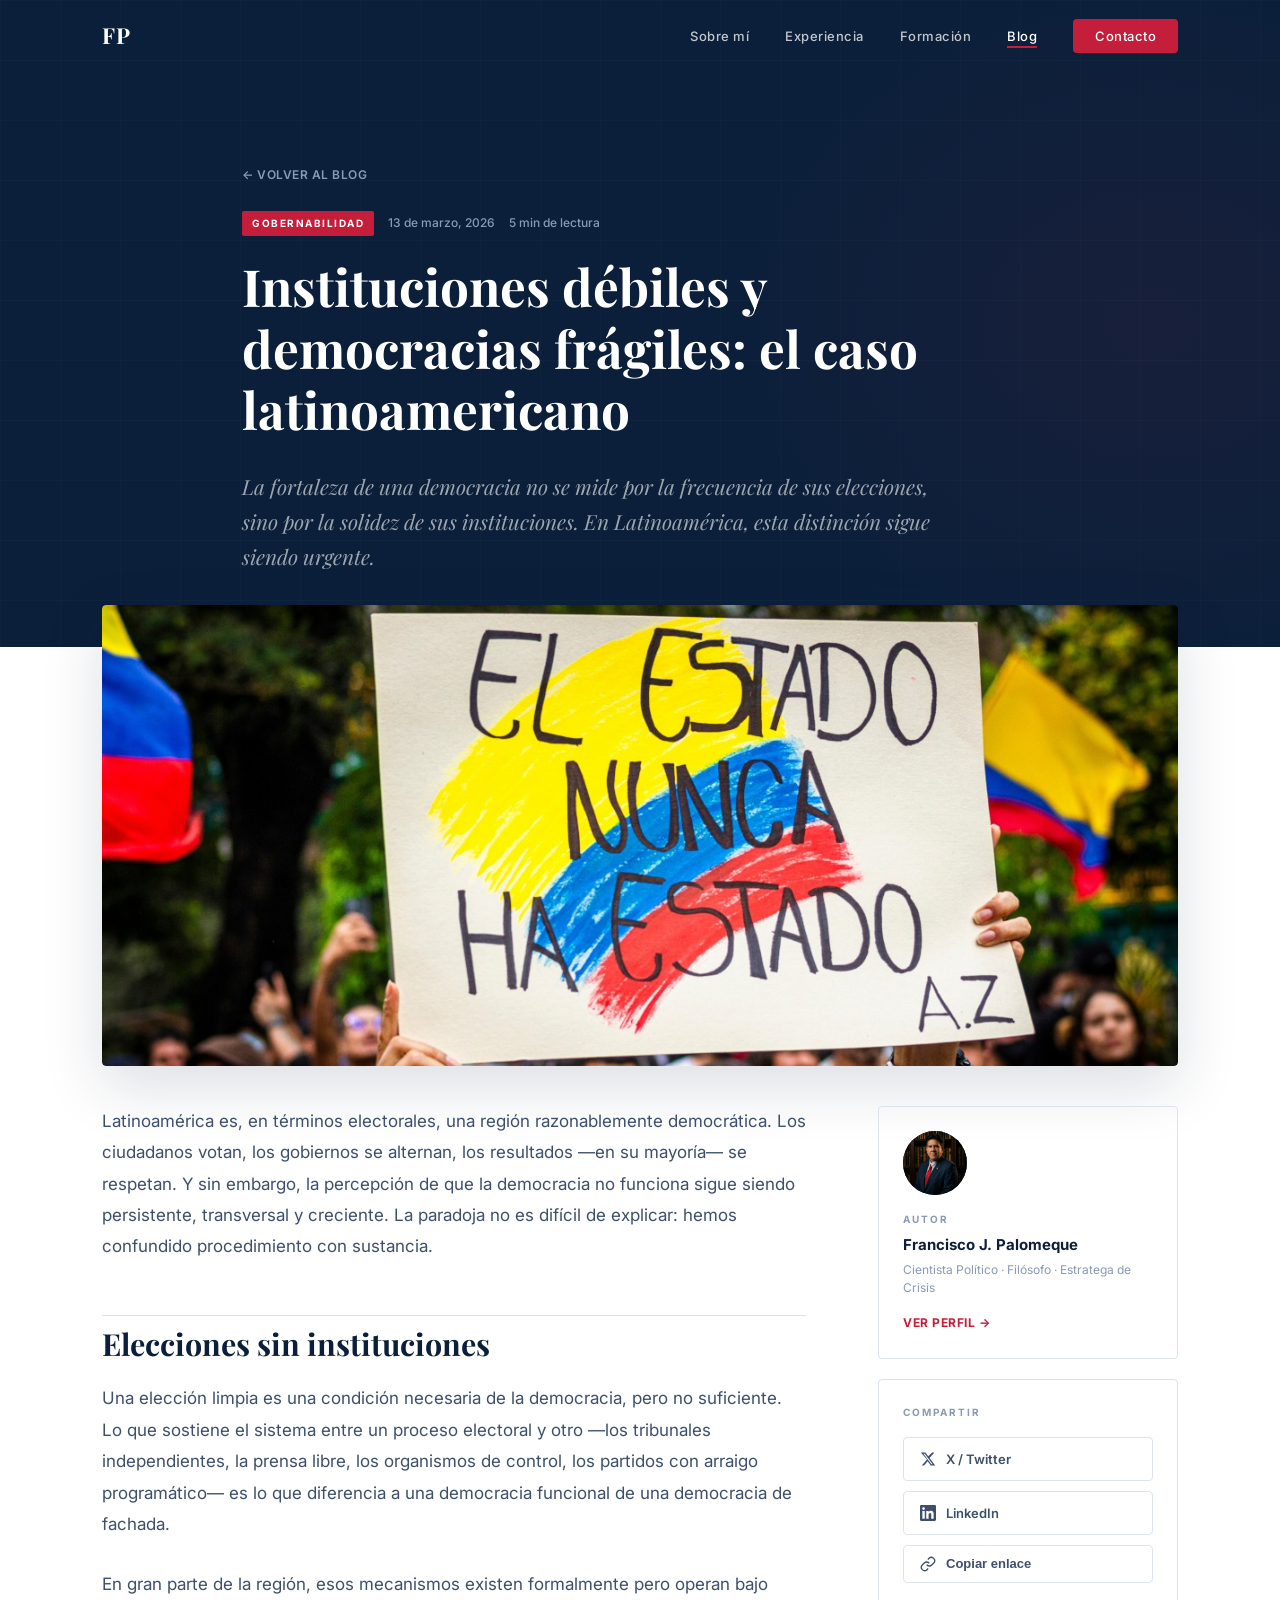
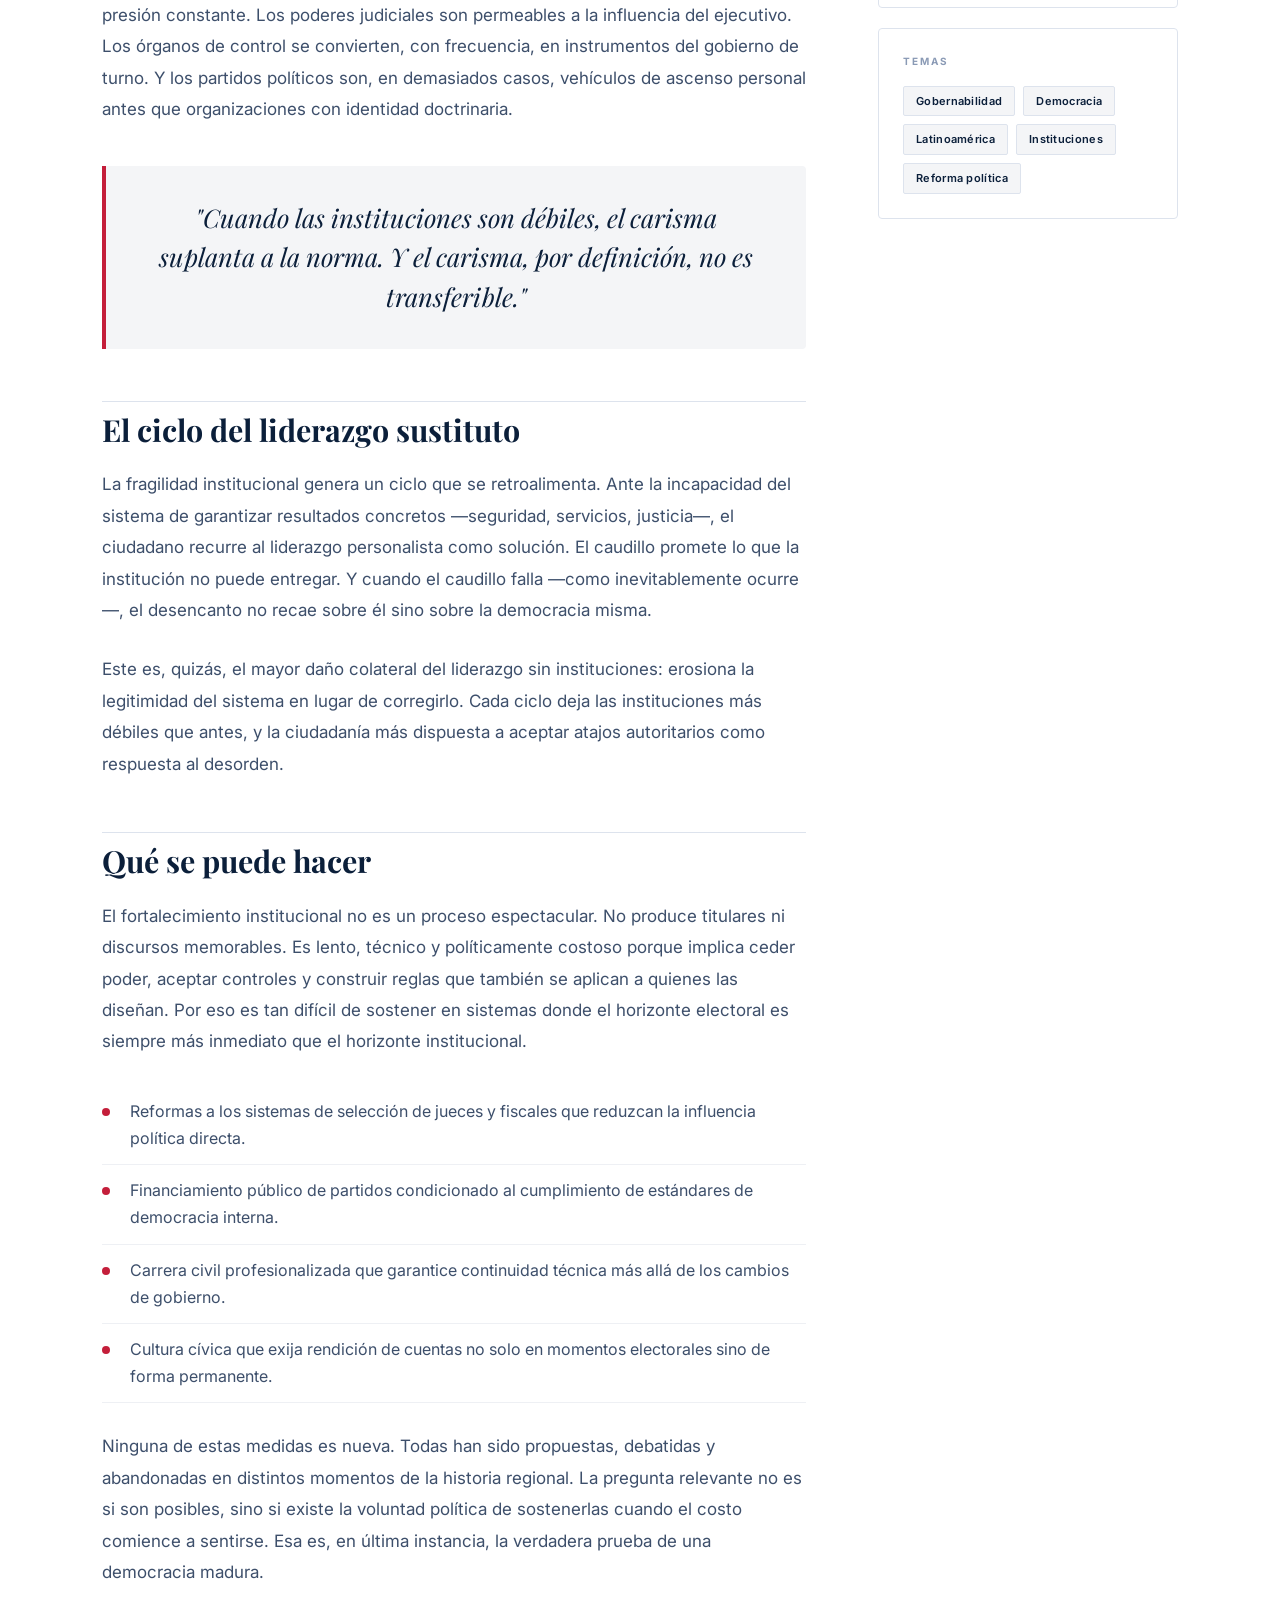
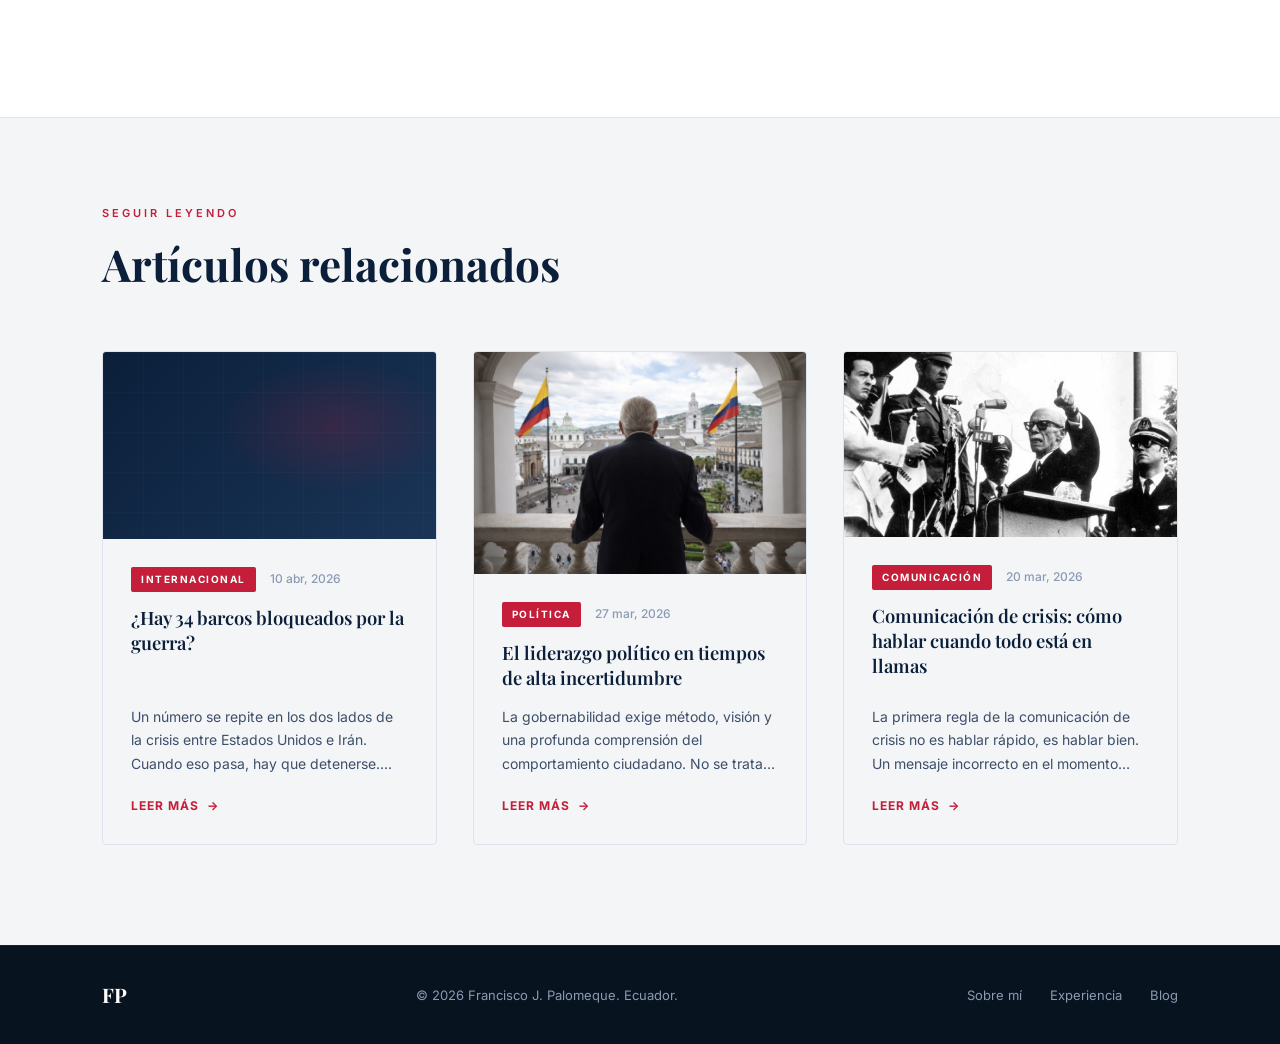
<file: instituciones-debiles.html>
﻿<!DOCTYPE html>
<html lang="es">
<head>
  <meta charset="UTF-8" />
  <meta name="viewport" content="width=device-width, initial-scale=1.0" />
  <title>Instituciones débiles y democracias frágiles: el caso latinoamericano — Francisco J. Palomeque</title>
  <link rel="preconnect" href="https://fonts.googleapis.com" />
  <link rel="preconnect" href="https://fonts.gstatic.com" crossorigin />
  <link href="https://fonts.googleapis.com/css2?family=Playfair+Display:ital,wght@0,400;0,600;0,700;1,400&family=Inter:wght@300;400;500;600&display=swap" rel="stylesheet" />
  <link rel="stylesheet" href="style.css" />
  <link rel="stylesheet" href="blog.css" />
  <link rel="stylesheet" href="post.css" />
</head>
<body>

  <!-- NAV -->
  <nav id="navbar" class="scrolled">
    <div class="nav-inner">
      <a href="index.html" class="nav-logo">FP</a>
      <ul class="nav-links">
        <li><a href="index.html#sobre-mi">Sobre mí</a></li>
        <li><a href="index.html#experiencia">Experiencia</a></li>
        <li><a href="index.html#formacion">Formación</a></li>
        <li><a href="blog.html" class="nav-active">Blog</a></li>
        <li><a href="index.html#contacto" class="nav-cta">Contacto</a></li>
      </ul>
      <button class="hamburger" id="hamburger" aria-label="Menú">
        <span></span><span></span><span></span>
      </button>
    </div>
    <div class="mobile-menu" id="mobile-menu">
      <a href="index.html#sobre-mi">Sobre mí</a>
      <a href="index.html#experiencia">Experiencia</a>
      <a href="index.html#formacion">Formación</a>
      <a href="blog.html">Blog</a>
      <a href="index.html#contacto">Contacto</a>
    </div>
  </nav>

  <!-- HERO DEL ARTÍCULO -->
  <section class="post-hero">
    <div class="post-hero-bg"></div>
    <div class="container post-hero-content">
      <a href="blog.html" class="post-back">← Volver al blog</a>
      <div class="post-meta" style="margin: 24px 0 20px;">
        <span class="post-category">Gobernabilidad</span>
        <span class="post-date">13 de marzo, 2026</span>
        <span class="post-read-time">5 min de lectura</span>
      </div>
      <h1 class="post-title">Instituciones débiles y democracias frágiles: el caso latinoamericano</h1>
      <p class="post-intro">La fortaleza de una democracia no se mide por la frecuencia de sus elecciones, sino por la solidez de sus instituciones. En Latinoamérica, esta distinción sigue siendo urgente.</p>
    </div>
  </section>

  <!-- IMAGEN DE PORTADA -->
  <div class="post-cover">
    <div class="container">
      <div class="post-cover-image">
        <img src="imagenes/instituciones-debiles.jpg" alt="Instituciones débiles y democracias frágiles: el caso latinoamericano" style="width:100%; aspect-ratio: 21/9; object-fit: cover; border-radius: var(--radius); display: block;" />
      </div>
    </div>
  </div>

  <!-- CUERPO DEL ARTÍCULO -->
  <article class="post-body-section">
    <div class="container post-layout">

      <!-- CONTENIDO PRINCIPAL -->
      <div class="post-content fade-up">

        <p>Latinoamérica es, en términos electorales, una región razonablemente democrática. Los ciudadanos votan, los gobiernos se alternan, los resultados —en su mayoría— se respetan. Y sin embargo, la percepción de que la democracia no funciona sigue siendo persistente, transversal y creciente. La paradoja no es difícil de explicar: hemos confundido procedimiento con sustancia.</p>

        <h2>Elecciones sin instituciones</h2>

        <p>Una elección limpia es una condición necesaria de la democracia, pero no suficiente. Lo que sostiene el sistema entre un proceso electoral y otro —los tribunales independientes, la prensa libre, los organismos de control, los partidos con arraigo programático— es lo que diferencia a una democracia funcional de una democracia de fachada.</p>

        <p>En gran parte de la región, esos mecanismos existen formalmente pero operan bajo presión constante. Los poderes judiciales son permeables a la influencia del ejecutivo. Los órganos de control se convierten, con frecuencia, en instrumentos del gobierno de turno. Y los partidos políticos son, en demasiados casos, vehículos de ascenso personal antes que organizaciones con identidad doctrinaria.</p>

        <blockquote class="article-quote">
          "Cuando las instituciones son débiles, el carisma suplanta a la norma. Y el carisma, por definición, no es transferible."
        </blockquote>

        <h2>El ciclo del liderazgo sustituto</h2>

        <p>La fragilidad institucional genera un ciclo que se retroalimenta. Ante la incapacidad del sistema de garantizar resultados concretos —seguridad, servicios, justicia—, el ciudadano recurre al liderazgo personalista como solución. El caudillo promete lo que la institución no puede entregar. Y cuando el caudillo falla —como inevitablemente ocurre—, el desencanto no recae sobre él sino sobre la democracia misma.</p>

        <p>Este es, quizás, el mayor daño colateral del liderazgo sin instituciones: erosiona la legitimidad del sistema en lugar de corregirlo. Cada ciclo deja las instituciones más débiles que antes, y la ciudadanía más dispuesta a aceptar atajos autoritarios como respuesta al desorden.</p>

        <h2>Qué se puede hacer</h2>

        <p>El fortalecimiento institucional no es un proceso espectacular. No produce titulares ni discursos memorables. Es lento, técnico y políticamente costoso porque implica ceder poder, aceptar controles y construir reglas que también se aplican a quienes las diseñan. Por eso es tan difícil de sostener en sistemas donde el horizonte electoral es siempre más inmediato que el horizonte institucional.</p>

        <ul class="article-list">
          <li>Reformas a los sistemas de selección de jueces y fiscales que reduzcan la influencia política directa.</li>
          <li>Financiamiento público de partidos condicionado al cumplimiento de estándares de democracia interna.</li>
          <li>Carrera civil profesionalizada que garantice continuidad técnica más allá de los cambios de gobierno.</li>
          <li>Cultura cívica que exija rendición de cuentas no solo en momentos electorales sino de forma permanente.</li>
        </ul>

        <p>Ninguna de estas medidas es nueva. Todas han sido propuestas, debatidas y abandonadas en distintos momentos de la historia regional. La pregunta relevante no es si son posibles, sino si existe la voluntad política de sostenerlas cuando el costo comience a sentirse. Esa es, en última instancia, la verdadera prueba de una democracia madura.</p>

      </div>

      <!-- SIDEBAR -->
      <aside class="post-sidebar">

        <!-- Autor -->
        <div class="sidebar-card author-card">
          <div class="author-avatar">
            <img src="imagenes/francisco.jpg" alt="Francisco J. Palomeque" onerror="this.style.display='none'" />
          </div>
          <div class="author-info">
            <span class="author-label">Autor</span>
            <strong>Francisco J. Palomeque</strong>
            <p>Cientista Político · Filósofo · Estratega de Crisis</p>
          </div>
          <a href="index.html#sobre-mi" class="sidebar-link">Ver perfil →</a>
        </div>

        <!-- Compartir -->
        <div class="sidebar-card share-card">
          <span class="sidebar-card-title">Compartir</span>
          <div class="share-btns">
            <a href="#" class="share-btn twitter" aria-label="Compartir en X">
              <svg width="16" height="16" viewBox="0 0 24 24" fill="currentColor"><path d="M18.244 2.25h3.308l-7.227 8.26 8.502 11.24H16.17l-4.714-6.231-5.401 6.231H2.74l7.73-8.835L1.254 2.25H8.08l4.259 5.63zm-1.161 17.52h1.833L7.084 4.126H5.117z"/></svg>
              X / Twitter
            </a>
            <a href="#" class="share-btn linkedin" aria-label="Compartir en LinkedIn">
              <svg width="16" height="16" viewBox="0 0 24 24" fill="currentColor"><path d="M20.447 20.452h-3.554v-5.569c0-1.328-.027-3.037-1.852-3.037-1.853 0-2.136 1.445-2.136 2.939v5.667H9.351V9h3.414v1.561h.046c.477-.9 1.637-1.85 3.37-1.85 3.601 0 4.267 2.37 4.267 5.455v6.286zM5.337 7.433a2.062 2.062 0 0 1-2.063-2.065 2.064 2.064 0 1 1 2.063 2.065zm1.782 13.019H3.555V9h3.564v11.452zM22.225 0H1.771C.792 0 0 .774 0 1.729v20.542C0 23.227.792 24 1.771 24h20.451C23.2 24 24 23.227 24 22.271V1.729C24 .774 23.2 0 22.222 0h.003z"/></svg>
              LinkedIn
            </a>
            <button class="share-btn copy" id="copyLink" aria-label="Copiar enlace">
              <svg width="16" height="16" viewBox="0 0 24 24" fill="none" stroke="currentColor" stroke-width="2"><path d="M10 13a5 5 0 0 0 7.54.54l3-3a5 5 0 0 0-7.07-7.07l-1.72 1.71"/><path d="M14 11a5 5 0 0 0-7.54-.54l-3 3a5 5 0 0 0 7.07 7.07l1.71-1.71"/></svg>
              Copiar enlace
            </button>
          </div>
        </div>

        <!-- Tags -->
        <div class="sidebar-card tags-card">
          <span class="sidebar-card-title">Temas</span>
          <div class="post-tags">
            <a href="blog.html" class="post-tag">Gobernabilidad</a>
            <a href="blog.html" class="post-tag">Democracia</a>
            <a href="blog.html" class="post-tag">Latinoamérica</a>
            <a href="blog.html" class="post-tag">Instituciones</a>
            <a href="blog.html" class="post-tag">Reforma política</a>
          </div>
        </div>

      </aside>

    </div>
  </article>

  <!-- ARTÍCULOS RELACIONADOS -->
  <section class="related-section">
    <div class="container">
      <div class="section-header fade-up">
        <span class="section-label">Seguir leyendo</span>
        <h2 class="section-title">Artículos relacionados</h2>
      </div>
      <div class="posts-grid" style="margin-bottom: 0;">

        <article class="post-card fade-up">
          <div class="post-card-image">
            <div class="post-image-placeholder"></div>
          </div>
          <div class="post-card-body">
            <div class="post-meta">
              <span class="post-category">Internacional</span>
              <span class="post-date">10 abr, 2026</span>
            </div>
            <h3 class="post-card-title">
              <a href="34-barcos.html">¿Hay 34 barcos bloqueados por la guerra?</a>
            </h3>
            <p class="post-excerpt">Un número se repite en los dos lados de la crisis entre Estados Unidos e Irán. Cuando eso pasa, hay que detenerse. Porque puede ser casualidad, pero también puede ser una grieta...</p>
            <a href="34-barcos.html" class="post-read-more">Leer más <span class="arrow">→</span></a>
          </div>
        </article>

        <article class="post-card fade-up delay-1">
          <div class="post-card-image">
            <img src="imagenes/comunicacion.png" alt="El liderazgo político en tiempos de alta incertidumbre" style="width:100%; height:100%; object-fit: cover;" />
          </div>
          <div class="post-card-body">
            <div class="post-meta">
              <span class="post-category">Política</span>
              <span class="post-date">27 mar, 2026</span>
            </div>
            <h3 class="post-card-title">
              <a href="comunicacion.html">El liderazgo político en tiempos de alta incertidumbre</a>
            </h3>
            <p class="post-excerpt">La gobernabilidad exige método, visión y una profunda comprensión del comportamiento ciudadano. No se trata solo de tomar decisiones acertadas, sino en el momento correcto...</p>
            <a href="comunicacion.html" class="post-read-more">Leer más <span class="arrow">→</span></a>
          </div>
        </article>

        <article class="post-card fade-up delay-2">
          <div class="post-card-image">
            <img src="imagenes/comunicacion-de-crisis.jpeg" alt="Comunicación de crisis: cómo hablar cuando todo está en llamas" style="width:100%; height:100%; object-fit: cover;" />
          </div>
          <div class="post-card-body">
            <div class="post-meta">
              <span class="post-category">Comunicación</span>
              <span class="post-date">20 mar, 2026</span>
            </div>
            <h3 class="post-card-title">
              <a href="comunicacion-de-crisis.html">Comunicación de crisis: cómo hablar cuando todo está en llamas</a>
            </h3>
            <p class="post-excerpt">La primera regla de la comunicación de crisis no es hablar rápido, es hablar bien. Un mensaje incorrecto en el momento equivocado puede amplificar el daño exponencialmente...</p>
            <a href="comunicacion-de-crisis.html" class="post-read-more">Leer más <span class="arrow">→</span></a>
          </div>
        </article>

      </div>
    </div>
  </section>

  <!-- FOOTER -->
  <footer class="footer">
    <div class="container footer-inner">
      <span class="footer-logo">FP</span>
      <p>© 2026 Francisco J. Palomeque. Ecuador.</p>
      <nav class="footer-nav">
        <a href="index.html#sobre-mi">Sobre mí</a>
        <a href="index.html#experiencia">Experiencia</a>
        <a href="blog.html">Blog</a>
      </nav>
    </div>
  </footer>

  <script src="main.js"></script>
  <script>
    // Share buttons
    const pageUrl = encodeURIComponent(window.location.href);
    const pageTitle = encodeURIComponent(document.title);
    document.querySelector('.share-btn.twitter').href = `https://twitter.com/intent/tweet?url=${pageUrl}&text=${pageTitle}`;
    document.querySelector('.share-btn.linkedin').href = `https://www.linkedin.com/sharing/share-offsite/?url=${pageUrl}`;

    document.getElementById('copyLink').addEventListener('click', () => {
      navigator.clipboard.writeText(window.location.href).then(() => {
        const btn = document.getElementById('copyLink');
        btn.textContent = '✓ Copiado';
        setTimeout(() => { btn.innerHTML = `<svg width="16" height="16" viewBox="0 0 24 24" fill="none" stroke="currentColor" stroke-width="2"><path d="M10 13a5 5 0 0 0 7.54.54l3-3a5 5 0 0 0-7.07-7.07l-1.72 1.71"/><path d="M14 11a5 5 0 0 0-7.54-.54l-3 3a5 5 0 0 0 7.07 7.07l1.71-1.71"/></svg> Copiar enlace`; }, 2000);
      });
    });
  </script>
</body>
</html>
</file>
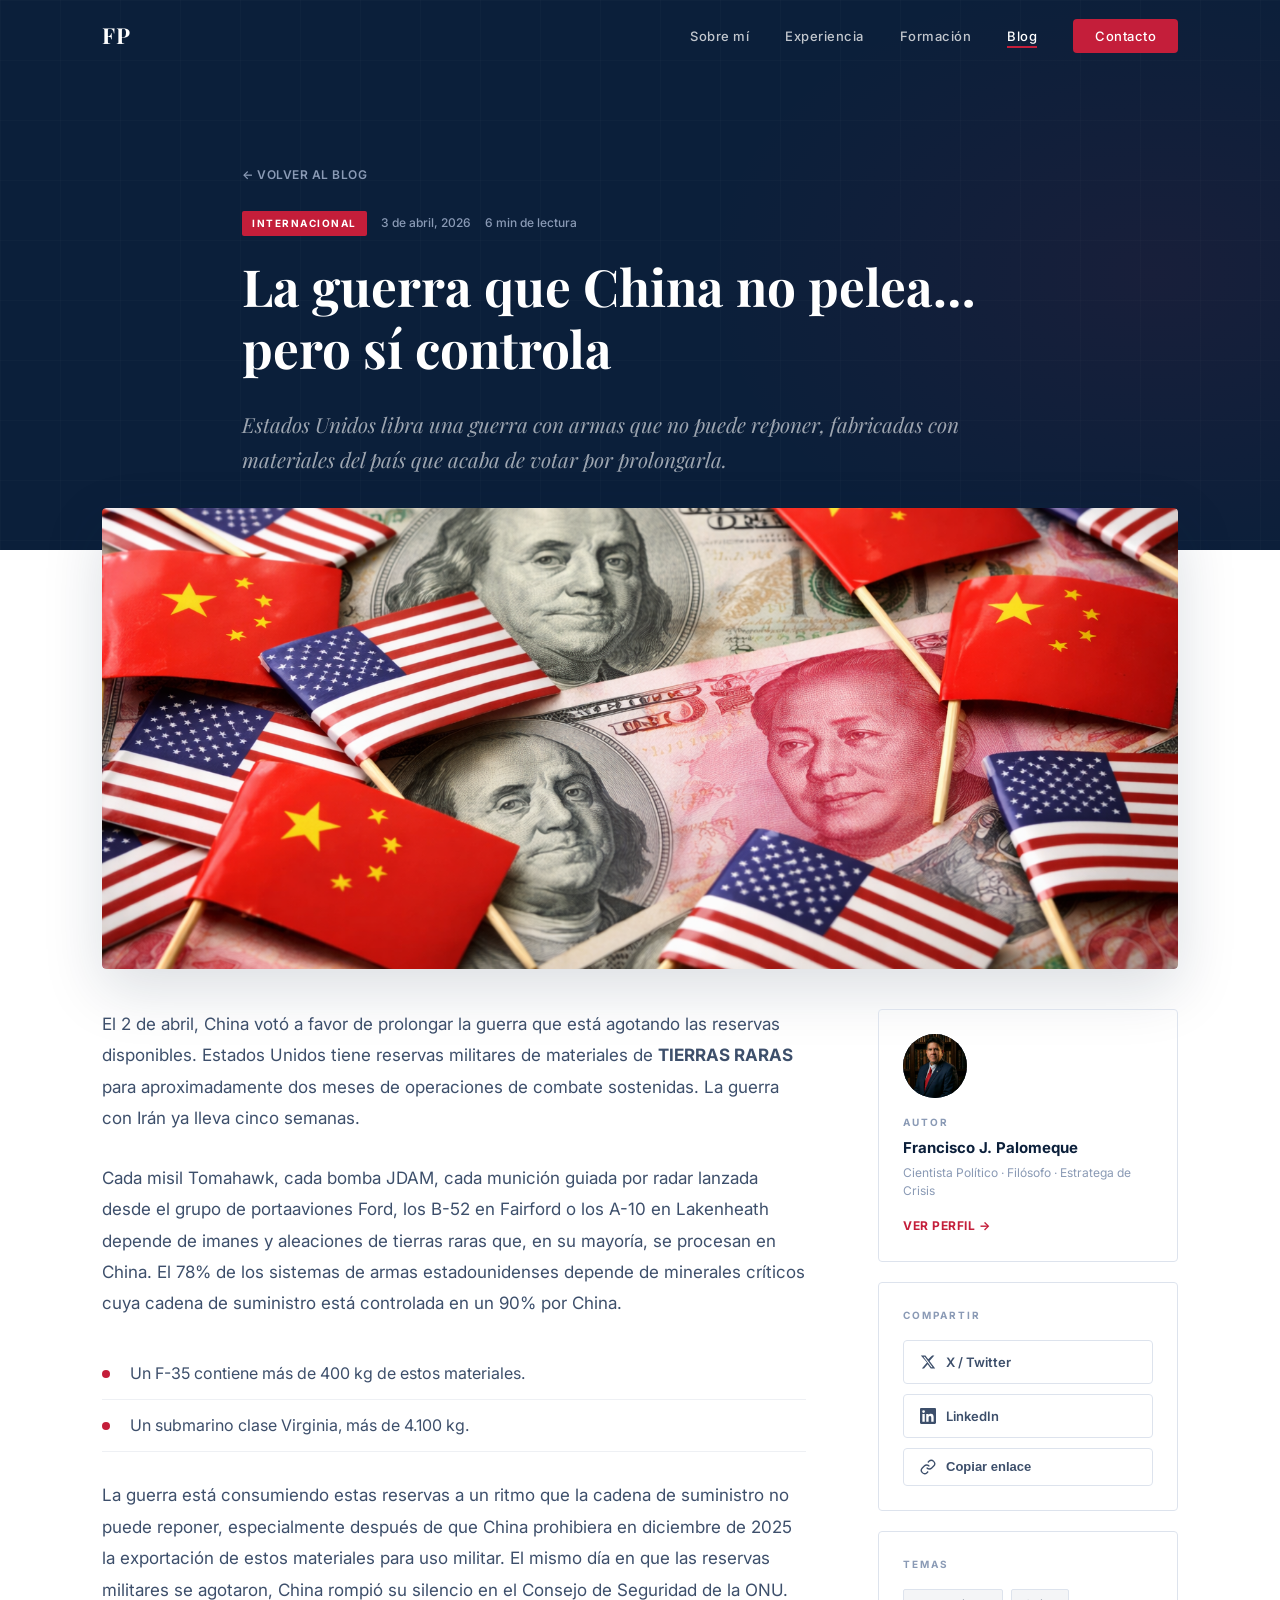
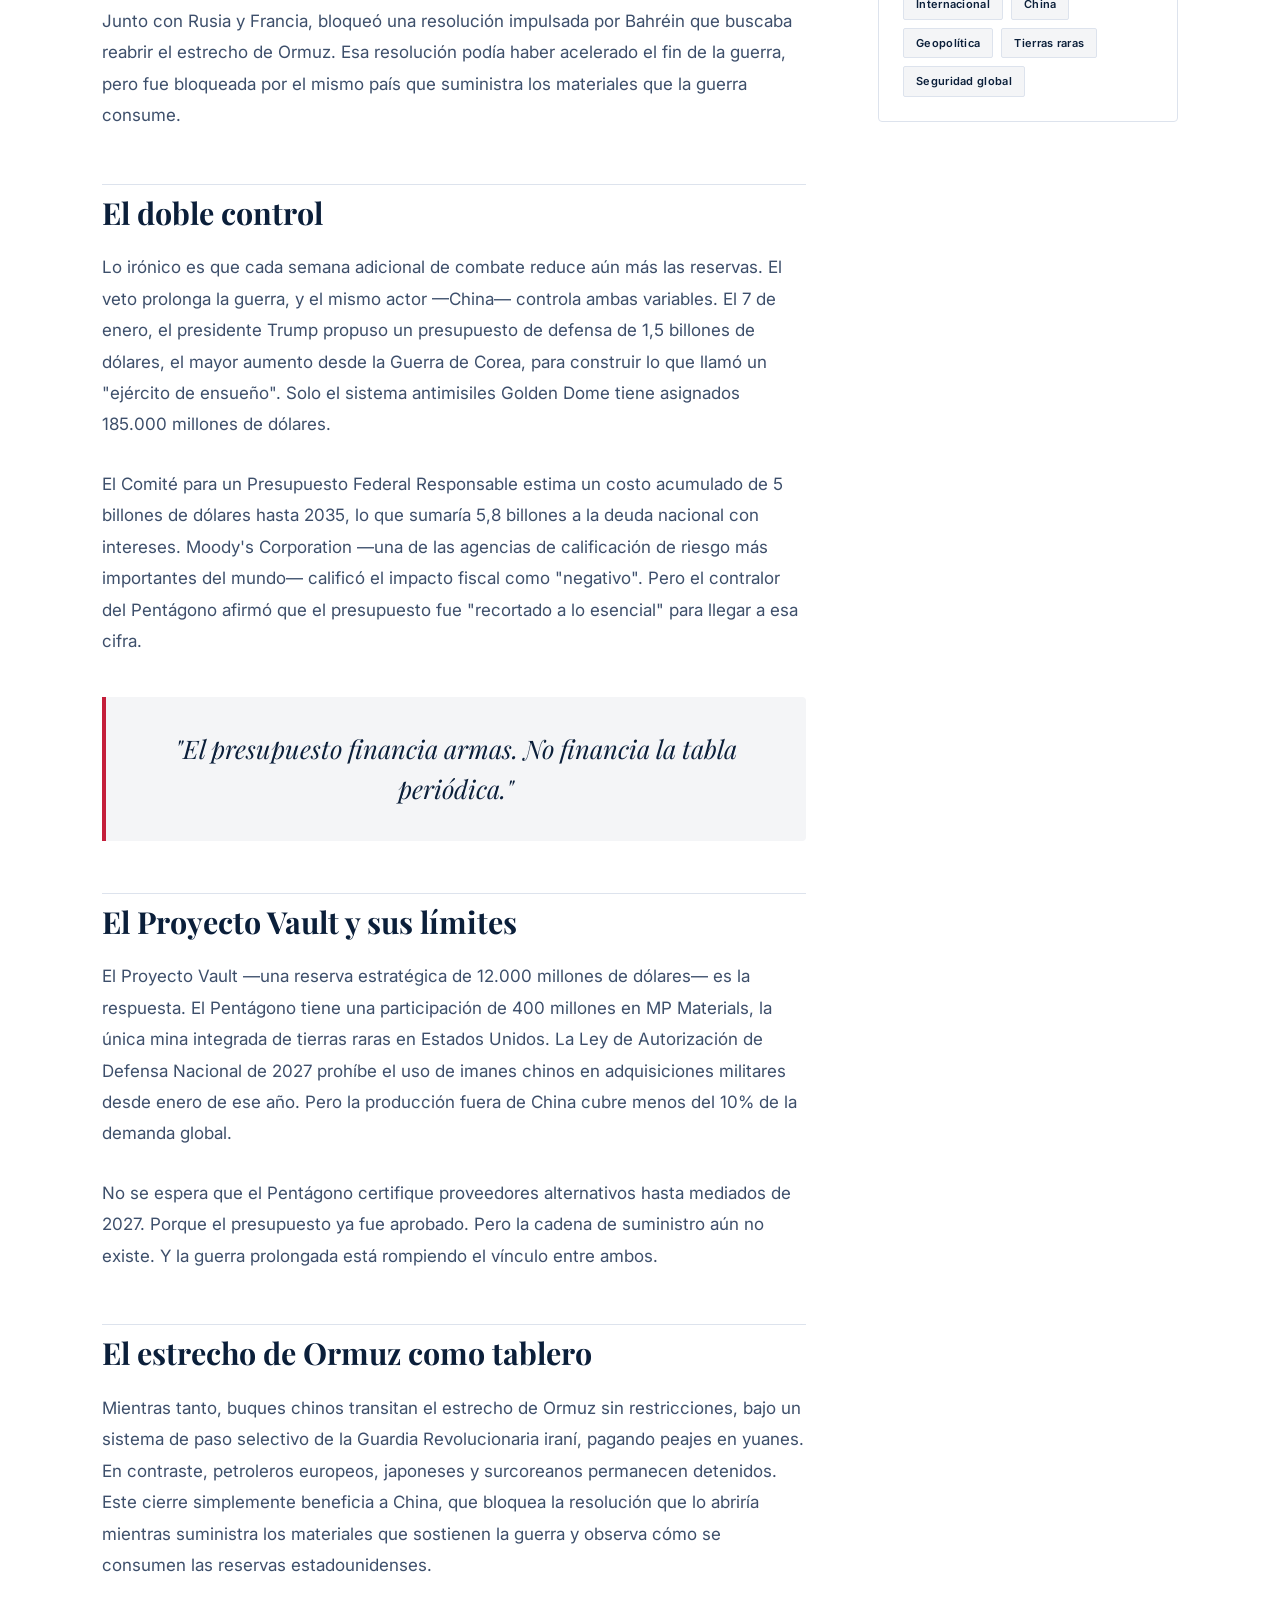
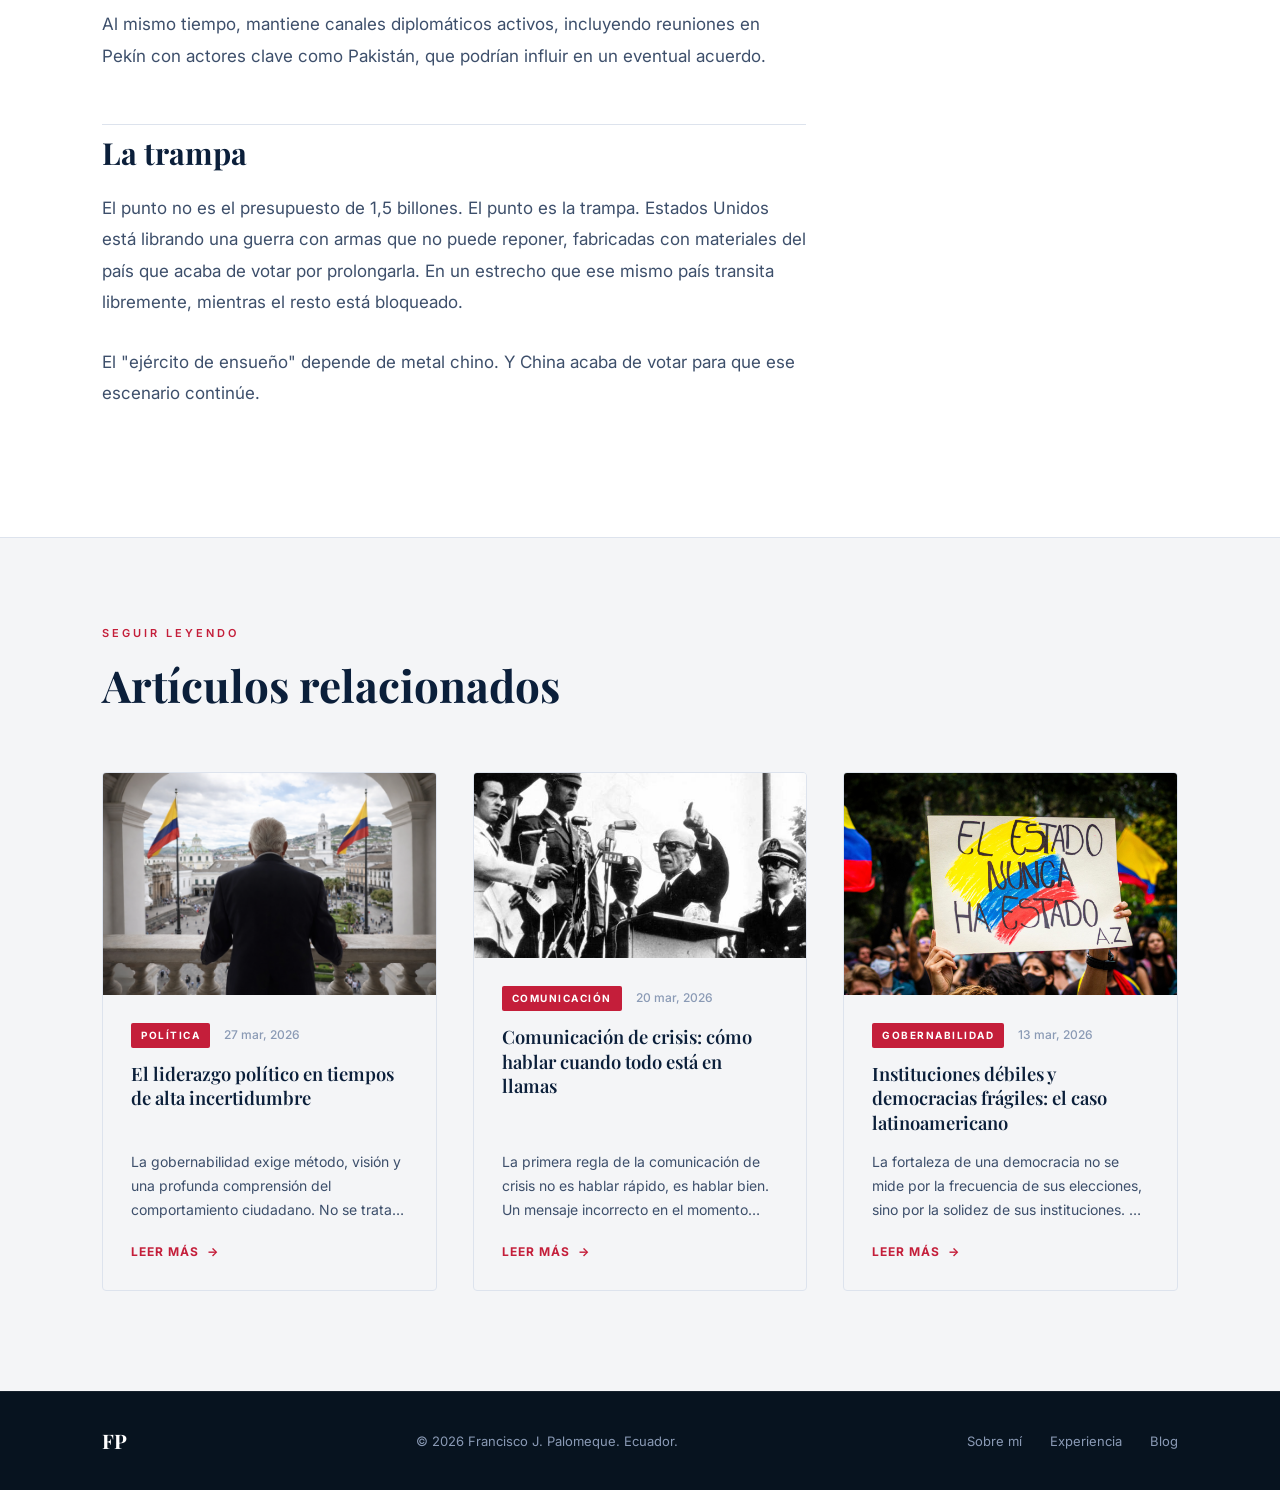
<file: la-guerra-china.html>
﻿<!DOCTYPE html>
<html lang="es">
<head>
  <meta charset="UTF-8" />
  <meta name="viewport" content="width=device-width, initial-scale=1.0" />
  <title>La guerra que China no pelea… pero sí controla — Francisco J. Palomeque</title>
  <link rel="preconnect" href="https://fonts.googleapis.com" />
  <link rel="preconnect" href="https://fonts.gstatic.com" crossorigin />
  <link href="https://fonts.googleapis.com/css2?family=Playfair+Display:ital,wght@0,400;0,600;0,700;1,400&family=Inter:wght@300;400;500;600&display=swap" rel="stylesheet" />
  <link rel="stylesheet" href="style.css" />
  <link rel="stylesheet" href="blog.css" />
  <link rel="stylesheet" href="post.css" />
</head>
<body>

  <!-- NAV -->
  <nav id="navbar" class="scrolled">
    <div class="nav-inner">
      <a href="index.html" class="nav-logo">FP</a>
      <ul class="nav-links">
        <li><a href="index.html#sobre-mi">Sobre mí</a></li>
        <li><a href="index.html#experiencia">Experiencia</a></li>
        <li><a href="index.html#formacion">Formación</a></li>
        <li><a href="blog.html" class="nav-active">Blog</a></li>
        <li><a href="index.html#contacto" class="nav-cta">Contacto</a></li>
      </ul>
      <button class="hamburger" id="hamburger" aria-label="Menú">
        <span></span><span></span><span></span>
      </button>
    </div>
    <div class="mobile-menu" id="mobile-menu">
      <a href="index.html#sobre-mi">Sobre mí</a>
      <a href="index.html#experiencia">Experiencia</a>
      <a href="index.html#formacion">Formación</a>
      <a href="blog.html">Blog</a>
      <a href="index.html#contacto">Contacto</a>
    </div>
  </nav>

  <!-- HERO DEL ARTÍCULO -->
  <section class="post-hero">
    <div class="post-hero-bg"></div>
    <div class="container post-hero-content">
      <a href="blog.html" class="post-back">← Volver al blog</a>
      <div class="post-meta" style="margin: 24px 0 20px;">
        <span class="post-category">Internacional</span>
        <span class="post-date">3 de abril, 2026</span>
        <span class="post-read-time">6 min de lectura</span>
      </div>
      <h1 class="post-title">La guerra que China no pelea… pero sí controla</h1>
      <p class="post-intro">Estados Unidos libra una guerra con armas que no puede reponer, fabricadas con materiales del país que acaba de votar por prolongarla.</p>
    </div>
  </section>

  <!-- IMAGEN DE PORTADA -->
  <div class="post-cover">
    <div class="container">
      <div class="post-cover-image">
        <img src="imagenes/la-guerra-china.png" alt="La guerra que China no pelea… pero sí controla" style="width:100%; aspect-ratio: 21/9; object-fit: cover; border-radius: var(--radius); display: block;" />
      </div>
    </div>
  </div>

  <!-- CUERPO DEL ARTÍCULO -->
  <article class="post-body-section">
    <div class="container post-layout">

      <!-- CONTENIDO PRINCIPAL -->
      <div class="post-content fade-up">

        <p>El 2 de abril, China votó a favor de prolongar la guerra que está agotando las reservas disponibles. Estados Unidos tiene reservas militares de materiales de <strong>TIERRAS RARAS</strong> para aproximadamente dos meses de operaciones de combate sostenidas. La guerra con Irán ya lleva cinco semanas.</p>

        <p>Cada misil Tomahawk, cada bomba JDAM, cada munición guiada por radar lanzada desde el grupo de portaaviones Ford, los B-52 en Fairford o los A-10 en Lakenheath depende de imanes y aleaciones de tierras raras que, en su mayoría, se procesan en China. El 78% de los sistemas de armas estadounidenses depende de minerales críticos cuya cadena de suministro está controlada en un 90% por China.</p>

        <ul class="article-list">
          <li>Un F-35 contiene más de 400 kg de estos materiales.</li>
          <li>Un submarino clase Virginia, más de 4.100 kg.</li>
        </ul>

        <p>La guerra está consumiendo estas reservas a un ritmo que la cadena de suministro no puede reponer, especialmente después de que China prohibiera en diciembre de 2025 la exportación de estos materiales para uso militar. El mismo día en que las reservas militares se agotaron, China rompió su silencio en el Consejo de Seguridad de la ONU. Junto con Rusia y Francia, bloqueó una resolución impulsada por Bahréin que buscaba reabrir el estrecho de Ormuz. Esa resolución podía haber acelerado el fin de la guerra, pero fue bloqueada por el mismo país que suministra los materiales que la guerra consume.</p>

        <h2>El doble control</h2>

        <p>Lo irónico es que cada semana adicional de combate reduce aún más las reservas. El veto prolonga la guerra, y el mismo actor —China— controla ambas variables. El 7 de enero, el presidente Trump propuso un presupuesto de defensa de 1,5 billones de dólares, el mayor aumento desde la Guerra de Corea, para construir lo que llamó un "ejército de ensueño". Solo el sistema antimisiles Golden Dome tiene asignados 185.000 millones de dólares.</p>

        <p>El Comité para un Presupuesto Federal Responsable estima un costo acumulado de 5 billones de dólares hasta 2035, lo que sumaría 5,8 billones a la deuda nacional con intereses. Moody's Corporation —una de las agencias de calificación de riesgo más importantes del mundo— calificó el impacto fiscal como "negativo". Pero el contralor del Pentágono afirmó que el presupuesto fue "recortado a lo esencial" para llegar a esa cifra.</p>

        <blockquote class="article-quote">
          "El presupuesto financia armas. No financia la tabla periódica."
        </blockquote>

        <h2>El Proyecto Vault y sus límites</h2>

        <p>El Proyecto Vault —una reserva estratégica de 12.000 millones de dólares— es la respuesta. El Pentágono tiene una participación de 400 millones en MP Materials, la única mina integrada de tierras raras en Estados Unidos. La Ley de Autorización de Defensa Nacional de 2027 prohíbe el uso de imanes chinos en adquisiciones militares desde enero de ese año. Pero la producción fuera de China cubre menos del 10% de la demanda global.</p>

        <p>No se espera que el Pentágono certifique proveedores alternativos hasta mediados de 2027. Porque el presupuesto ya fue aprobado. Pero la cadena de suministro aún no existe. Y la guerra prolongada está rompiendo el vínculo entre ambos.</p>

        <h2>El estrecho de Ormuz como tablero</h2>

        <p>Mientras tanto, buques chinos transitan el estrecho de Ormuz sin restricciones, bajo un sistema de paso selectivo de la Guardia Revolucionaria iraní, pagando peajes en yuanes. En contraste, petroleros europeos, japoneses y surcoreanos permanecen detenidos. Este cierre simplemente beneficia a China, que bloquea la resolución que lo abriría mientras suministra los materiales que sostienen la guerra y observa cómo se consumen las reservas estadounidenses.</p>

        <p>Al mismo tiempo, mantiene canales diplomáticos activos, incluyendo reuniones en Pekín con actores clave como Pakistán, que podrían influir en un eventual acuerdo.</p>

        <h2>La trampa</h2>

        <p>El punto no es el presupuesto de 1,5 billones. El punto es la trampa. Estados Unidos está librando una guerra con armas que no puede reponer, fabricadas con materiales del país que acaba de votar por prolongarla. En un estrecho que ese mismo país transita libremente, mientras el resto está bloqueado.</p>

        <p>El "ejército de ensueño" depende de metal chino. Y China acaba de votar para que ese escenario continúe.</p>

      </div>

      <!-- SIDEBAR -->
      <aside class="post-sidebar">

        <!-- Autor -->
        <div class="sidebar-card author-card">
          <div class="author-avatar">
            <img src="imagenes/francisco.jpg" alt="Francisco J. Palomeque" onerror="this.style.display='none'" />
          </div>
          <div class="author-info">
            <span class="author-label">Autor</span>
            <strong>Francisco J. Palomeque</strong>
            <p>Cientista Político · Filósofo · Estratega de Crisis</p>
          </div>
          <a href="index.html#sobre-mi" class="sidebar-link">Ver perfil →</a>
        </div>

        <!-- Compartir -->
        <div class="sidebar-card share-card">
          <span class="sidebar-card-title">Compartir</span>
          <div class="share-btns">
            <a href="#" class="share-btn twitter" aria-label="Compartir en X">
              <svg width="16" height="16" viewBox="0 0 24 24" fill="currentColor"><path d="M18.244 2.25h3.308l-7.227 8.26 8.502 11.24H16.17l-4.714-6.231-5.401 6.231H2.74l7.73-8.835L1.254 2.25H8.08l4.259 5.63zm-1.161 17.52h1.833L7.084 4.126H5.117z"/></svg>
              X / Twitter
            </a>
            <a href="#" class="share-btn linkedin" aria-label="Compartir en LinkedIn">
              <svg width="16" height="16" viewBox="0 0 24 24" fill="currentColor"><path d="M20.447 20.452h-3.554v-5.569c0-1.328-.027-3.037-1.852-3.037-1.853 0-2.136 1.445-2.136 2.939v5.667H9.351V9h3.414v1.561h.046c.477-.9 1.637-1.85 3.37-1.85 3.601 0 4.267 2.37 4.267 5.455v6.286zM5.337 7.433a2.062 2.062 0 0 1-2.063-2.065 2.064 2.064 0 1 1 2.063 2.065zm1.782 13.019H3.555V9h3.564v11.452zM22.225 0H1.771C.792 0 0 .774 0 1.729v20.542C0 23.227.792 24 1.771 24h20.451C23.2 24 24 23.227 24 22.271V1.729C24 .774 23.2 0 22.222 0h.003z"/></svg>
              LinkedIn
            </a>
            <button class="share-btn copy" id="copyLink" aria-label="Copiar enlace">
              <svg width="16" height="16" viewBox="0 0 24 24" fill="none" stroke="currentColor" stroke-width="2"><path d="M10 13a5 5 0 0 0 7.54.54l3-3a5 5 0 0 0-7.07-7.07l-1.72 1.71"/><path d="M14 11a5 5 0 0 0-7.54-.54l-3 3a5 5 0 0 0 7.07 7.07l1.71-1.71"/></svg>
              Copiar enlace
            </button>
          </div>
        </div>

        <!-- Tags -->
        <div class="sidebar-card tags-card">
          <span class="sidebar-card-title">Temas</span>
          <div class="post-tags">
            <a href="blog.html?filter=internacional" class="post-tag">Internacional</a>
            <a href="blog.html" class="post-tag">China</a>
            <a href="blog.html" class="post-tag">Geopolítica</a>
            <a href="blog.html" class="post-tag">Tierras raras</a>
            <a href="blog.html" class="post-tag">Seguridad global</a>
          </div>
        </div>

      </aside>

    </div>
  </article>

  <!-- ARTÍCULOS RELACIONADOS -->
  <section class="related-section">
    <div class="container">
      <div class="section-header fade-up">
        <span class="section-label">Seguir leyendo</span>
        <h2 class="section-title">Artículos relacionados</h2>
      </div>
      <div class="posts-grid" style="margin-bottom: 0;">

        <article class="post-card fade-up">
          <div class="post-card-image">
            <img src="imagenes/comunicacion.png" alt="El liderazgo político en tiempos de alta incertidumbre" style="width:100%; height:100%; object-fit: cover;" />
          </div>
          <div class="post-card-body">
            <div class="post-meta">
              <span class="post-category">Política</span>
              <span class="post-date">27 mar, 2026</span>
            </div>
            <h3 class="post-card-title">
              <a href="comunicacion.html">El liderazgo político en tiempos de alta incertidumbre</a>
            </h3>
            <p class="post-excerpt">La gobernabilidad exige método, visión y una profunda comprensión del comportamiento ciudadano. No se trata solo de tomar decisiones acertadas, sino de tomarlas en el momento correcto...</p>
            <a href="comunicacion.html" class="post-read-more">Leer más <span class="arrow">→</span></a>
          </div>
        </article>

        <article class="post-card fade-up delay-1">
          <div class="post-card-image">
            <img src="imagenes/comunicacion-de-crisis.jpeg" alt="Comunicación de crisis: cómo hablar cuando todo está en llamas" style="width:100%; height:100%; object-fit: cover;" />
          </div>
          <div class="post-card-body">
            <div class="post-meta">
              <span class="post-category">Comunicación</span>
              <span class="post-date">20 mar, 2026</span>
            </div>
            <h3 class="post-card-title">
              <a href="comunicacion-de-crisis.html">Comunicación de crisis: cómo hablar cuando todo está en llamas</a>
            </h3>
            <p class="post-excerpt">La primera regla de la comunicación de crisis no es hablar rápido, es hablar bien. Un mensaje incorrecto en el momento equivocado puede amplificar el daño exponencialmente...</p>
            <a href="comunicacion-de-crisis.html" class="post-read-more">Leer más <span class="arrow">→</span></a>
          </div>
        </article>

        <article class="post-card fade-up delay-2">
          <div class="post-card-image">
            <img src="imagenes/instituciones-debiles.jpg" alt="Instituciones débiles y democracias frágiles" style="width:100%; height:100%; object-fit: cover;" />
          </div>
          <div class="post-card-body">
            <div class="post-meta">
              <span class="post-category">Gobernabilidad</span>
              <span class="post-date">13 mar, 2026</span>
            </div>
            <h3 class="post-card-title">
              <a href="instituciones-debiles.html">Instituciones débiles y democracias frágiles: el caso latinoamericano</a>
            </h3>
            <p class="post-excerpt">La fortaleza de una democracia no se mide por la frecuencia de sus elecciones, sino por la solidez de sus instituciones. En Latinoamérica, esta distinción sigue siendo urgente...</p>
            <a href="instituciones-debiles.html" class="post-read-more">Leer más <span class="arrow">→</span></a>
          </div>
        </article>

      </div>
    </div>
  </section>

  <!-- FOOTER -->
  <footer class="footer">
    <div class="container footer-inner">
      <span class="footer-logo">FP</span>
      <p>© 2026 Francisco J. Palomeque. Ecuador.</p>
      <nav class="footer-nav">
        <a href="index.html#sobre-mi">Sobre mí</a>
        <a href="index.html#experiencia">Experiencia</a>
        <a href="blog.html">Blog</a>
      </nav>
    </div>
  </footer>

  <script src="main.js"></script>
  <script>
    // Share buttons
    const pageUrl = encodeURIComponent(window.location.href);
    const pageTitle = encodeURIComponent(document.title);
    document.querySelector('.share-btn.twitter').href = `https://twitter.com/intent/tweet?url=${pageUrl}&text=${pageTitle}`;
    document.querySelector('.share-btn.linkedin').href = `https://www.linkedin.com/sharing/share-offsite/?url=${pageUrl}`;

    // Copiar enlace
    document.getElementById('copyLink').addEventListener('click', () => {
      navigator.clipboard.writeText(window.location.href).then(() => {
        const btn = document.getElementById('copyLink');
        btn.textContent = '✓ Copiado';
        setTimeout(() => { btn.innerHTML = `<svg width="16" height="16" viewBox="0 0 24 24" fill="none" stroke="currentColor" stroke-width="2"><path d="M10 13a5 5 0 0 0 7.54.54l3-3a5 5 0 0 0-7.07-7.07l-1.72 1.71"/><path d="M14 11a5 5 0 0 0-7.54-.54l-3 3a5 5 0 0 0 7.07 7.07l1.71-1.71"/></svg> Copiar enlace`; }, 2000);
      });
    });
  </script>
</body>
</html>
</file>
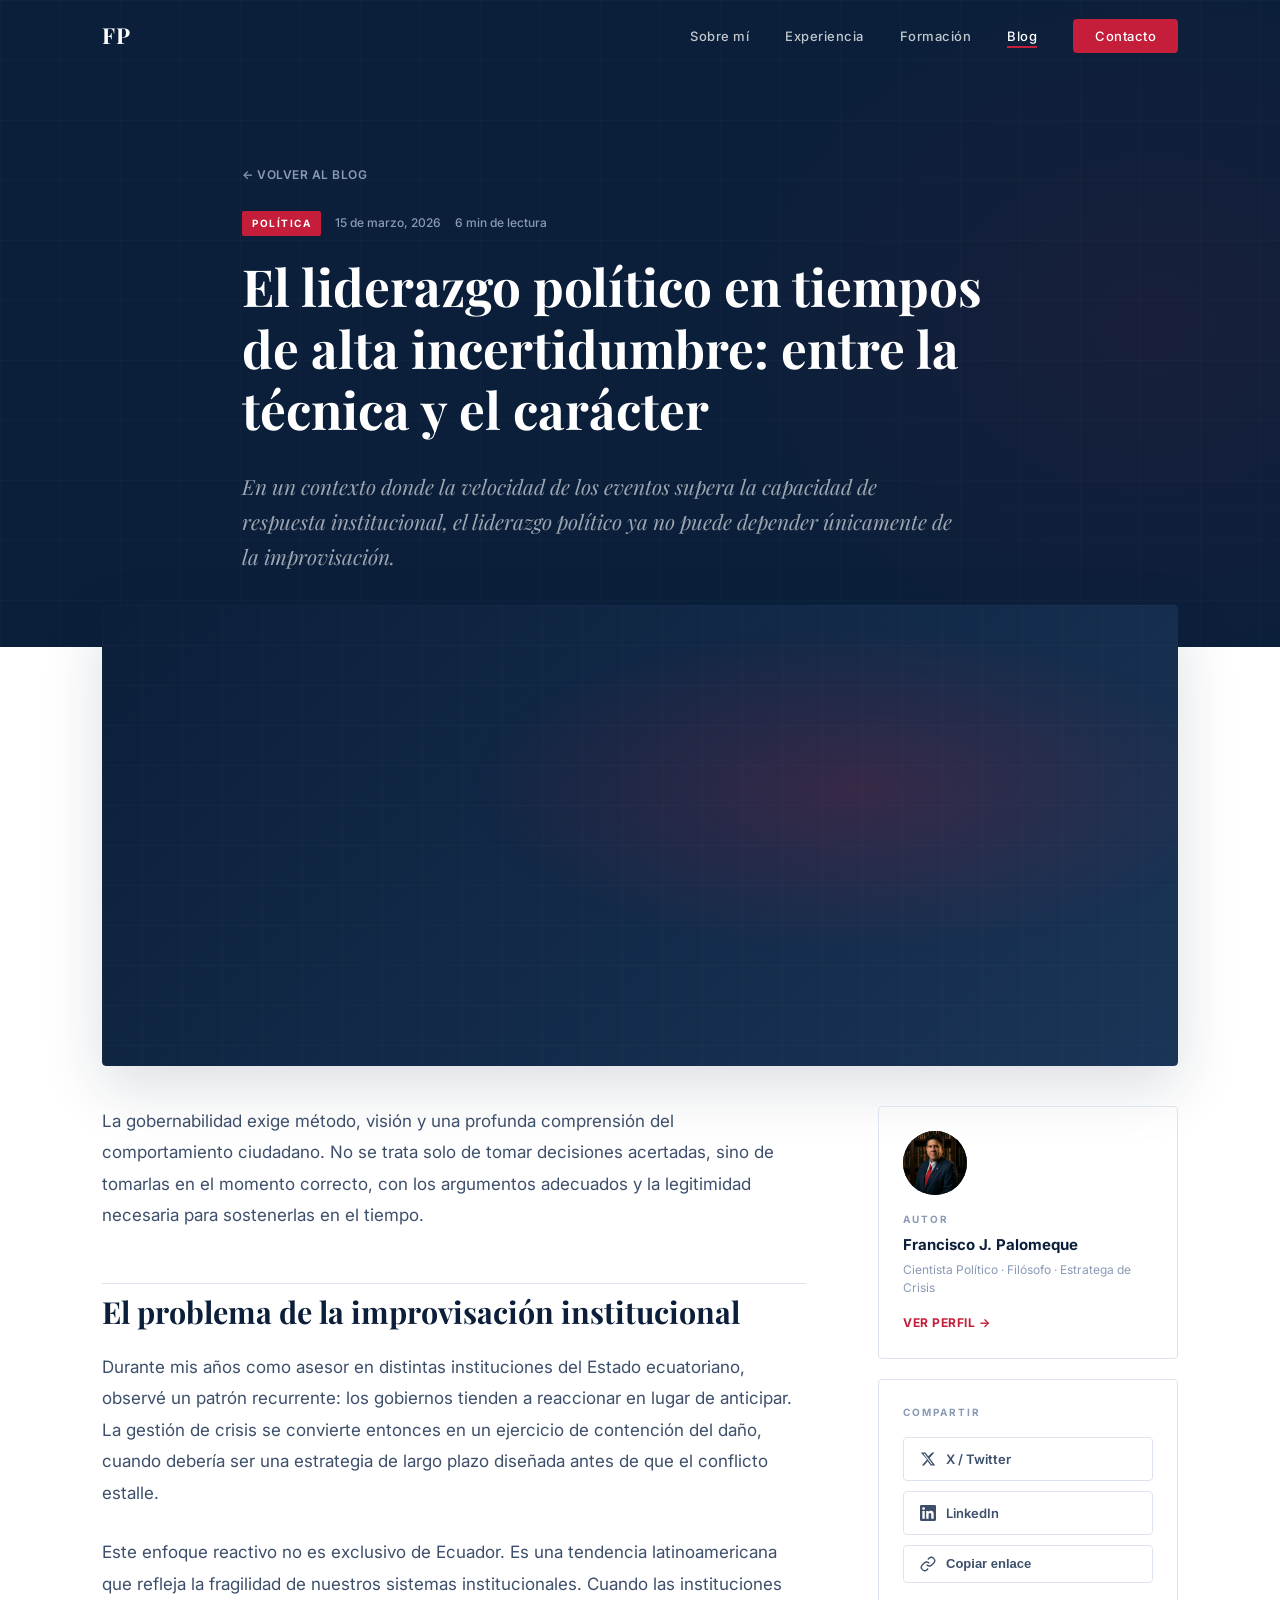
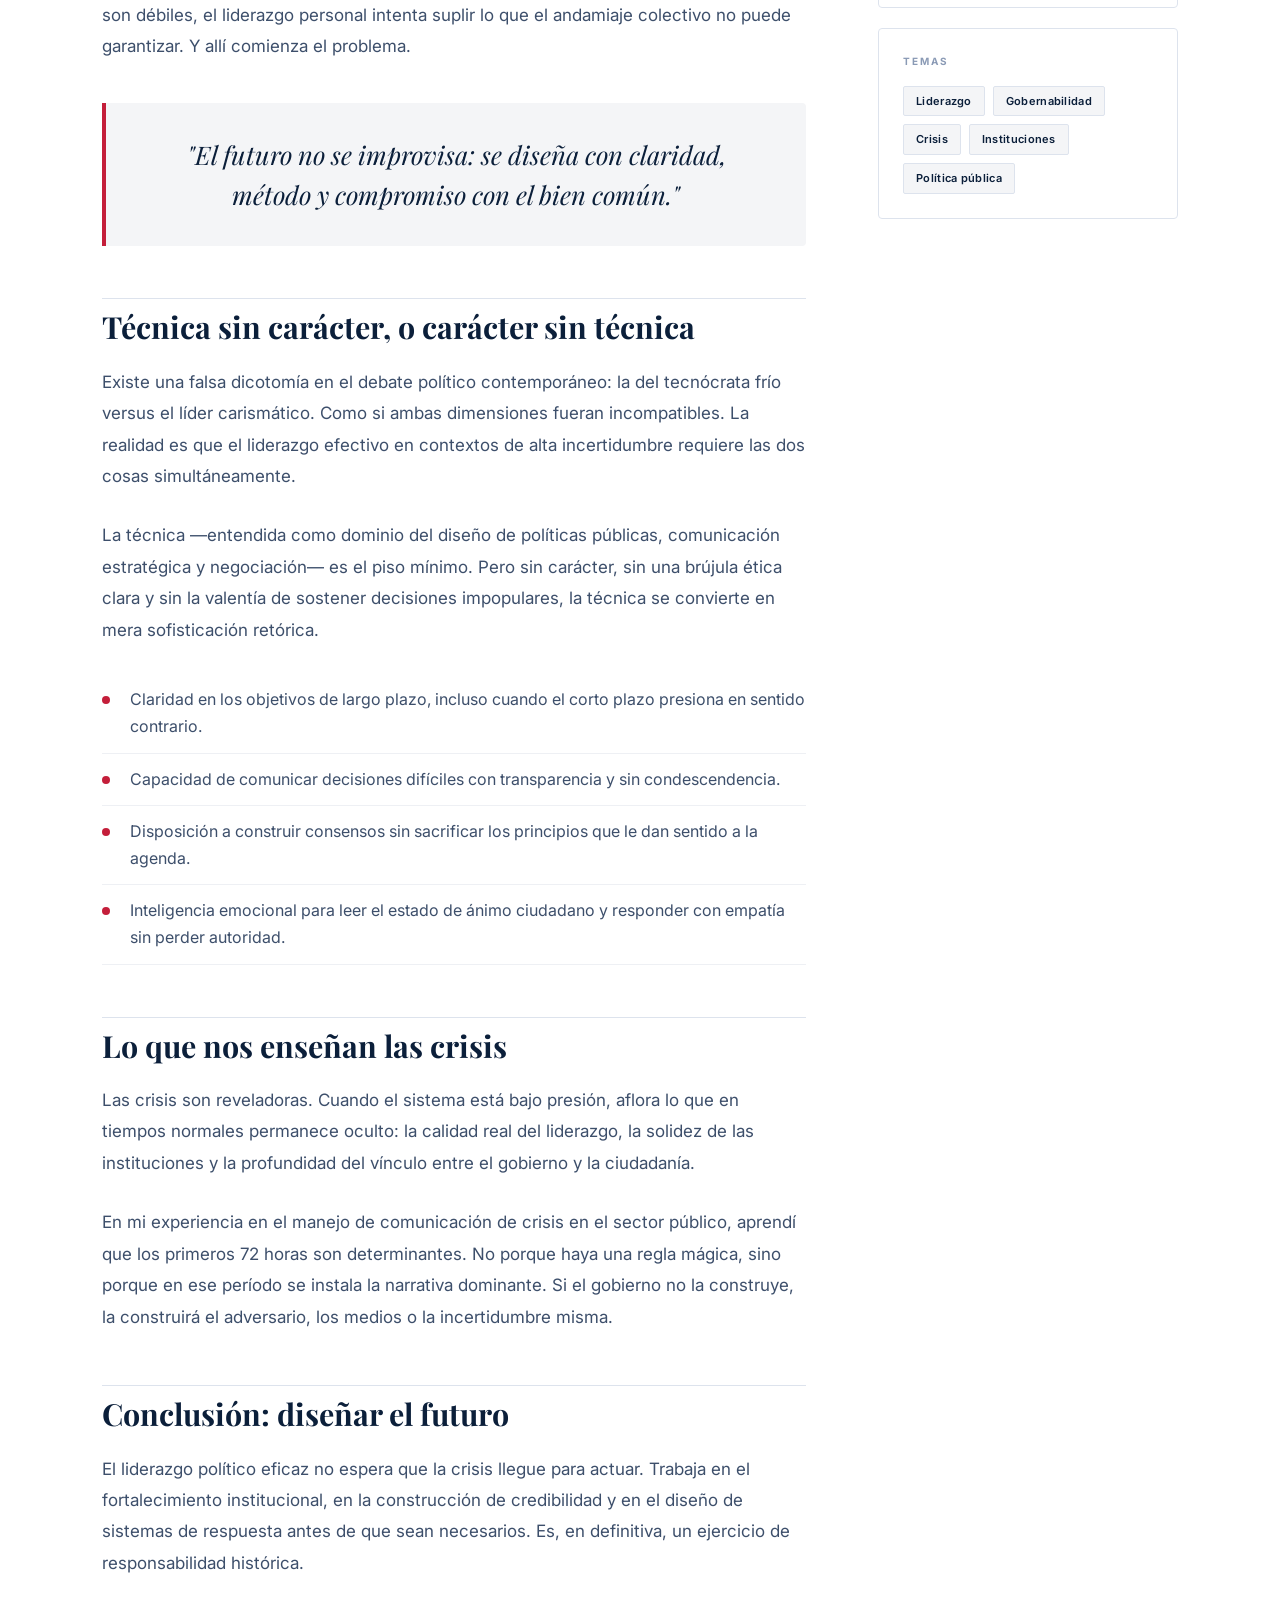
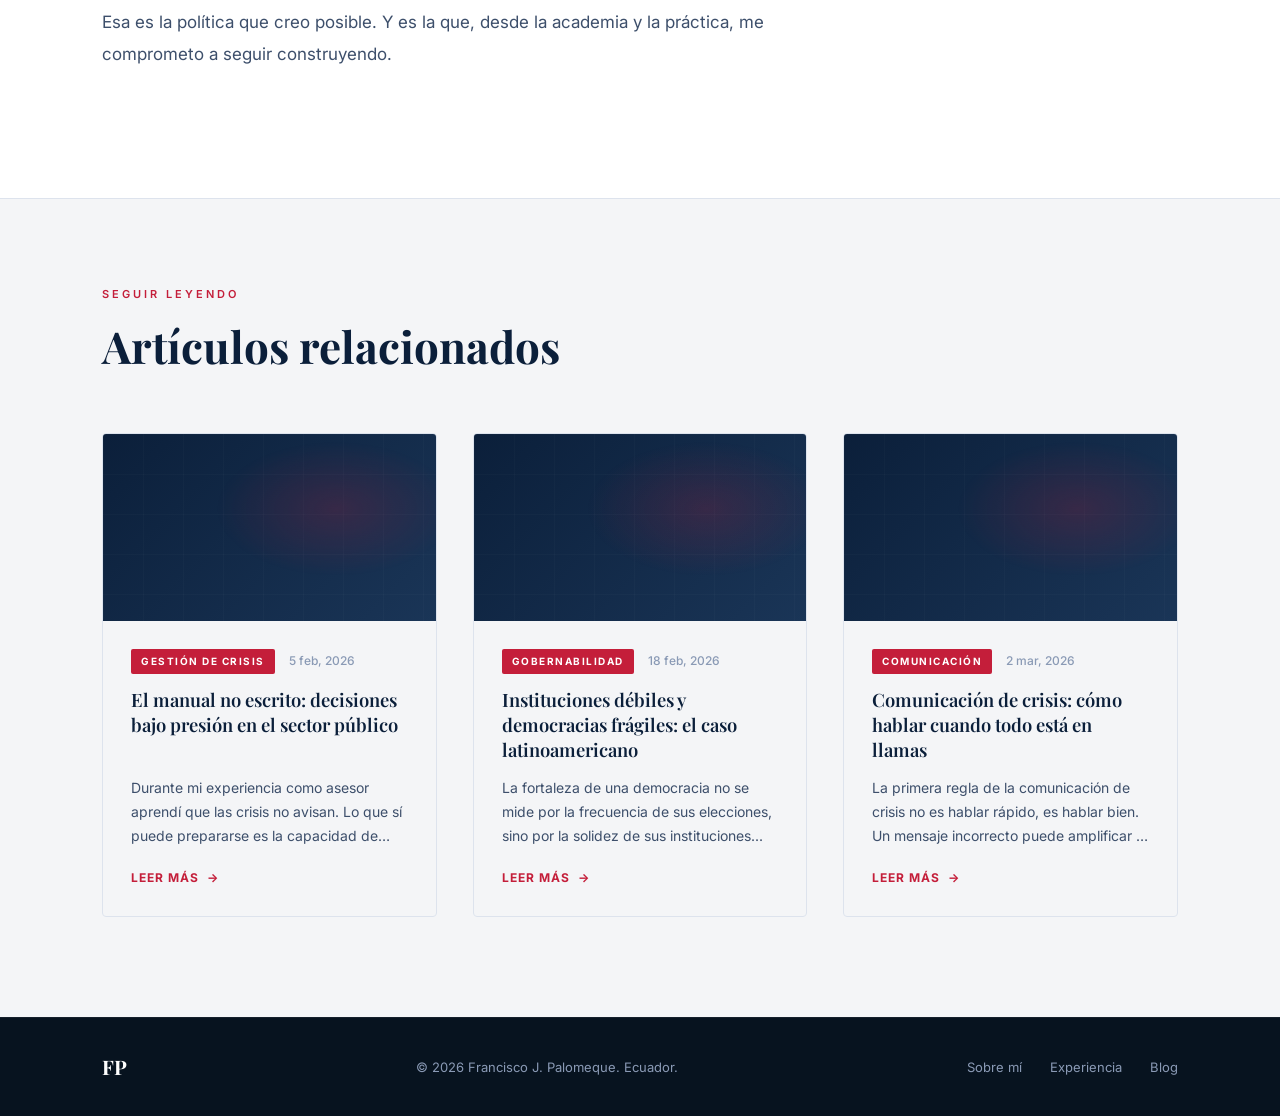
<file: post.html>
﻿<!DOCTYPE html>
<html lang="es">
<head>
  <meta charset="UTF-8" />
  <meta name="viewport" content="width=device-width, initial-scale=1.0" />
  <title>El liderazgo político en tiempos de alta incertidumbre — Francisco J. Palomeque</title>
  <link rel="preconnect" href="https://fonts.googleapis.com" />
  <link rel="preconnect" href="https://fonts.gstatic.com" crossorigin />
  <link href="https://fonts.googleapis.com/css2?family=Playfair+Display:ital,wght@0,400;0,600;0,700;1,400&family=Inter:wght@300;400;500;600&display=swap" rel="stylesheet" />
  <link rel="stylesheet" href="style.css" />
  <link rel="stylesheet" href="blog.css" />
  <link rel="stylesheet" href="post.css" />
</head>
<body>

  <!-- NAV -->
  <nav id="navbar" class="scrolled">
    <div class="nav-inner">
      <a href="index.html" class="nav-logo">FP</a>
      <ul class="nav-links">
        <li><a href="index.html#sobre-mi">Sobre mí</a></li>
        <li><a href="index.html#experiencia">Experiencia</a></li>
        <li><a href="index.html#formacion">Formación</a></li>
        <li><a href="blog.html" class="nav-active">Blog</a></li>
        <li><a href="index.html#contacto" class="nav-cta">Contacto</a></li>
      </ul>
      <button class="hamburger" id="hamburger" aria-label="Menú">
        <span></span><span></span><span></span>
      </button>
    </div>
    <div class="mobile-menu" id="mobile-menu">
      <a href="index.html#sobre-mi">Sobre mí</a>
      <a href="index.html#experiencia">Experiencia</a>
      <a href="index.html#formacion">Formación</a>
      <a href="blog.html">Blog</a>
      <a href="index.html#contacto">Contacto</a>
    </div>
  </nav>

  <!-- HERO DEL ARTÍCULO -->
  <section class="post-hero">
    <div class="post-hero-bg"></div>
    <div class="container post-hero-content">
      <a href="blog.html" class="post-back">← Volver al blog</a>
      <div class="post-meta" style="margin: 24px 0 20px;">
        <span class="post-category">Política</span>
        <span class="post-date">15 de marzo, 2026</span>
        <span class="post-read-time">6 min de lectura</span>
      </div>
      <h1 class="post-title">El liderazgo político en tiempos de alta incertidumbre: entre la técnica y el carácter</h1>
      <p class="post-intro">En un contexto donde la velocidad de los eventos supera la capacidad de respuesta institucional, el liderazgo político ya no puede depender únicamente de la improvisación.</p>
    </div>
  </section>

  <!-- IMAGEN DE PORTADA -->
  <div class="post-cover">
    <div class="container">
      <div class="post-cover-image">
        <div class="post-image-placeholder" style="aspect-ratio: 21/9; border-radius: var(--radius);"></div>
      </div>
    </div>
  </div>

  <!-- CUERPO DEL ARTÍCULO -->
  <article class="post-body-section">
    <div class="container post-layout">

      <!-- CONTENIDO PRINCIPAL -->
      <div class="post-content fade-up">

        <p>La gobernabilidad exige método, visión y una profunda comprensión del comportamiento ciudadano. No se trata solo de tomar decisiones acertadas, sino de tomarlas en el momento correcto, con los argumentos adecuados y la legitimidad necesaria para sostenerlas en el tiempo.</p>

        <h2>El problema de la improvisación institucional</h2>

        <p>Durante mis años como asesor en distintas instituciones del Estado ecuatoriano, observé un patrón recurrente: los gobiernos tienden a reaccionar en lugar de anticipar. La gestión de crisis se convierte entonces en un ejercicio de contención del daño, cuando debería ser una estrategia de largo plazo diseñada antes de que el conflicto estalle.</p>

        <p>Este enfoque reactivo no es exclusivo de Ecuador. Es una tendencia latinoamericana que refleja la fragilidad de nuestros sistemas institucionales. Cuando las instituciones son débiles, el liderazgo personal intenta suplir lo que el andamiaje colectivo no puede garantizar. Y allí comienza el problema.</p>

        <blockquote class="article-quote">
          "El futuro no se improvisa: se diseña con claridad, método y compromiso con el bien común."
        </blockquote>

        <h2>Técnica sin carácter, o carácter sin técnica</h2>

        <p>Existe una falsa dicotomía en el debate político contemporáneo: la del tecnócrata frío versus el líder carismático. Como si ambas dimensiones fueran incompatibles. La realidad es que el liderazgo efectivo en contextos de alta incertidumbre requiere las dos cosas simultáneamente.</p>

        <p>La técnica —entendida como dominio del diseño de políticas públicas, comunicación estratégica y negociación— es el piso mínimo. Pero sin carácter, sin una brújula ética clara y sin la valentía de sostener decisiones impopulares, la técnica se convierte en mera sofisticación retórica.</p>

        <ul class="article-list">
          <li>Claridad en los objetivos de largo plazo, incluso cuando el corto plazo presiona en sentido contrario.</li>
          <li>Capacidad de comunicar decisiones difíciles con transparencia y sin condescendencia.</li>
          <li>Disposición a construir consensos sin sacrificar los principios que le dan sentido a la agenda.</li>
          <li>Inteligencia emocional para leer el estado de ánimo ciudadano y responder con empatía sin perder autoridad.</li>
        </ul>

        <h2>Lo que nos enseñan las crisis</h2>

        <p>Las crisis son reveladoras. Cuando el sistema está bajo presión, aflora lo que en tiempos normales permanece oculto: la calidad real del liderazgo, la solidez de las instituciones y la profundidad del vínculo entre el gobierno y la ciudadanía.</p>

        <p>En mi experiencia en el manejo de comunicación de crisis en el sector público, aprendí que los primeros 72 horas son determinantes. No porque haya una regla mágica, sino porque en ese período se instala la narrativa dominante. Si el gobierno no la construye, la construirá el adversario, los medios o la incertidumbre misma.</p>

        <h2>Conclusión: diseñar el futuro</h2>

        <p>El liderazgo político eficaz no espera que la crisis llegue para actuar. Trabaja en el fortalecimiento institucional, en la construcción de credibilidad y en el diseño de sistemas de respuesta antes de que sean necesarios. Es, en definitiva, un ejercicio de responsabilidad histórica.</p>

        <p>Esa es la política que creo posible. Y es la que, desde la academia y la práctica, me comprometo a seguir construyendo.</p>

      </div>

      <!-- SIDEBAR -->
      <aside class="post-sidebar">

        <!-- Autor -->
        <div class="sidebar-card author-card">
          <div class="author-avatar">
            <img src="imagenes/francisco.jpg" alt="Francisco J. Palomeque" onerror="this.style.display='none'" />
          </div>
          <div class="author-info">
            <span class="author-label">Autor</span>
            <strong>Francisco J. Palomeque</strong>
            <p>Cientista Político · Filósofo · Estratega de Crisis</p>
          </div>
          <a href="index.html#sobre-mi" class="sidebar-link">Ver perfil →</a>
        </div>

        <!-- Compartir -->
        <div class="sidebar-card share-card">
          <span class="sidebar-card-title">Compartir</span>
          <div class="share-btns">
            <a href="#" class="share-btn twitter" aria-label="Compartir en X">
              <svg width="16" height="16" viewBox="0 0 24 24" fill="currentColor"><path d="M18.244 2.25h3.308l-7.227 8.26 8.502 11.24H16.17l-4.714-6.231-5.401 6.231H2.74l7.73-8.835L1.254 2.25H8.08l4.259 5.63zm-1.161 17.52h1.833L7.084 4.126H5.117z"/></svg>
              X / Twitter
            </a>
            <a href="#" class="share-btn linkedin" aria-label="Compartir en LinkedIn">
              <svg width="16" height="16" viewBox="0 0 24 24" fill="currentColor"><path d="M20.447 20.452h-3.554v-5.569c0-1.328-.027-3.037-1.852-3.037-1.853 0-2.136 1.445-2.136 2.939v5.667H9.351V9h3.414v1.561h.046c.477-.9 1.637-1.85 3.37-1.85 3.601 0 4.267 2.37 4.267 5.455v6.286zM5.337 7.433a2.062 2.062 0 0 1-2.063-2.065 2.064 2.064 0 1 1 2.063 2.065zm1.782 13.019H3.555V9h3.564v11.452zM22.225 0H1.771C.792 0 0 .774 0 1.729v20.542C0 23.227.792 24 1.771 24h20.451C23.2 24 24 23.227 24 22.271V1.729C24 .774 23.2 0 22.222 0h.003z"/></svg>
              LinkedIn
            </a>
            <button class="share-btn copy" id="copyLink" aria-label="Copiar enlace">
              <svg width="16" height="16" viewBox="0 0 24 24" fill="none" stroke="currentColor" stroke-width="2"><path d="M10 13a5 5 0 0 0 7.54.54l3-3a5 5 0 0 0-7.07-7.07l-1.72 1.71"/><path d="M14 11a5 5 0 0 0-7.54-.54l-3 3a5 5 0 0 0 7.07 7.07l1.71-1.71"/></svg>
              Copiar enlace
            </button>
          </div>
        </div>

        <!-- Tags -->
        <div class="sidebar-card tags-card">
          <span class="sidebar-card-title">Temas</span>
          <div class="post-tags">
            <a href="blog.html" class="post-tag">Liderazgo</a>
            <a href="blog.html" class="post-tag">Gobernabilidad</a>
            <a href="blog.html" class="post-tag">Crisis</a>
            <a href="blog.html" class="post-tag">Instituciones</a>
            <a href="blog.html" class="post-tag">Política pública</a>
          </div>
        </div>

      </aside>

    </div>
  </article>

  <!-- ARTÍCULOS RELACIONADOS -->
  <section class="related-section">
    <div class="container">
      <div class="section-header fade-up">
        <span class="section-label">Seguir leyendo</span>
        <h2 class="section-title">Artículos relacionados</h2>
      </div>
      <div class="posts-grid" style="margin-bottom: 0;">

        <article class="post-card fade-up">
          <div class="post-card-image">
            <div class="post-image-placeholder"></div>
          </div>
          <div class="post-card-body">
            <div class="post-meta">
              <span class="post-category">Gestión de crisis</span>
              <span class="post-date">5 feb, 2026</span>
            </div>
            <h3 class="post-card-title">
              <a href="#">El manual no escrito: decisiones bajo presión en el sector público</a>
            </h3>
            <p class="post-excerpt">Durante mi experiencia como asesor aprendí que las crisis no avisan. Lo que sí puede prepararse es la capacidad de respuesta...</p>
            <a href="#" class="post-read-more">Leer más <span class="arrow">→</span></a>
          </div>
        </article>

        <article class="post-card fade-up delay-1">
          <div class="post-card-image">
            <div class="post-image-placeholder"></div>
          </div>
          <div class="post-card-body">
            <div class="post-meta">
              <span class="post-category">Gobernabilidad</span>
              <span class="post-date">18 feb, 2026</span>
            </div>
            <h3 class="post-card-title">
              <a href="#">Instituciones débiles y democracias frágiles: el caso latinoamericano</a>
            </h3>
            <p class="post-excerpt">La fortaleza de una democracia no se mide por la frecuencia de sus elecciones, sino por la solidez de sus instituciones...</p>
            <a href="#" class="post-read-more">Leer más <span class="arrow">→</span></a>
          </div>
        </article>

        <article class="post-card fade-up delay-2">
          <div class="post-card-image">
            <div class="post-image-placeholder"></div>
          </div>
          <div class="post-card-body">
            <div class="post-meta">
              <span class="post-category">Comunicación</span>
              <span class="post-date">2 mar, 2026</span>
            </div>
            <h3 class="post-card-title">
              <a href="#">Comunicación de crisis: cómo hablar cuando todo está en llamas</a>
            </h3>
            <p class="post-excerpt">La primera regla de la comunicación de crisis no es hablar rápido, es hablar bien. Un mensaje incorrecto puede amplificar el daño...</p>
            <a href="#" class="post-read-more">Leer más <span class="arrow">→</span></a>
          </div>
        </article>

      </div>
    </div>
  </section>

  <!-- FOOTER -->
  <footer class="footer">
    <div class="container footer-inner">
      <span class="footer-logo">FP</span>
      <p>© 2026 Francisco J. Palomeque. Ecuador.</p>
      <nav class="footer-nav">
        <a href="index.html#sobre-mi">Sobre mí</a>
        <a href="index.html#experiencia">Experiencia</a>
        <a href="blog.html">Blog</a>
      </nav>
    </div>
  </footer>

  <script src="main.js"></script>
  <script>
    // Copiar enlace
    document.getElementById('copyLink').addEventListener('click', () => {
      navigator.clipboard.writeText(window.location.href).then(() => {
        const btn = document.getElementById('copyLink');
        btn.textContent = '✓ Copiado';
        setTimeout(() => { btn.innerHTML = `<svg width="16" height="16" viewBox="0 0 24 24" fill="none" stroke="currentColor" stroke-width="2"><path d="M10 13a5 5 0 0 0 7.54.54l3-3a5 5 0 0 0-7.07-7.07l-1.72 1.71"/><path d="M14 11a5 5 0 0 0-7.54-.54l-3 3a5 5 0 0 0 7.07 7.07l1.71-1.71"/></svg> Copiar enlace`; }, 2000);
      });
    });
  </script>
</body>
</html>
</file>
<file: style.css>
﻿/* =============================================
   RESET & BASE
   ============================================= */
*, *::before, *::after { box-sizing: border-box; margin: 0; padding: 0; }

:root {
  --navy:       #0B1F3A;
  --navy-light: #132847;
  --navy-mid:   #1a3557;
  --red:        #C41E3A;
  --red-hover:  #a01830;
  --white:      #FFFFFF;
  --off-white:  #F4F5F7;
  --muted:      #8a9ab5;
  --text-dark:  #1a1a2e;
  --text-body:  #3d4f6b;

  --font-serif: 'Playfair Display', Georgia, serif;
  --font-sans:  'Inter', system-ui, sans-serif;

  --section-pad: 100px;
  --container:   1140px;
  --radius:      4px;
  --transition:  0.3s ease;
}

html { scroll-behavior: smooth; }

body {
  font-family: var(--font-sans);
  font-size: 16px;
  line-height: 1.7;
  color: var(--text-body);
  background: var(--white);
  -webkit-font-smoothing: antialiased;
}

img { display: block; max-width: 100%; }
a { text-decoration: none; color: inherit; }

/* =============================================
   TYPOGRAPHY
   ============================================= */
.section-label {
  display: inline-block;
  font-family: var(--font-sans);
  font-size: 11px;
  font-weight: 600;
  letter-spacing: 3px;
  text-transform: uppercase;
  color: var(--red);
  margin-bottom: 16px;
}
.section-label.light { color: var(--red); }

.section-title {
  font-family: var(--font-serif);
  font-size: clamp(2rem, 4vw, 2.75rem);
  font-weight: 700;
  line-height: 1.2;
  color: var(--navy);
  margin-bottom: 40px;
}
.section-title.light { color: var(--white); }
.section-title em { font-style: italic; color: var(--red); }

.section-header { margin-bottom: 60px; }

/* =============================================
   LAYOUT
   ============================================= */
.container {
  max-width: var(--container);
  margin: 0 auto;
  padding: 0 32px;
}

.section { padding: var(--section-pad) 0; }
.section-light { background: var(--white); }
.section-dark  { background: var(--navy); }

/* =============================================
   NAV
   ============================================= */
#navbar {
  position: fixed;
  top: 0; left: 0; right: 0;
  z-index: 100;
  transition: background var(--transition), box-shadow var(--transition);
}

#navbar.scrolled {
  background: rgba(11, 31, 58, 0.97);
  backdrop-filter: blur(12px);
  box-shadow: 0 1px 0 rgba(255,255,255,0.06);
}

.nav-inner {
  max-width: var(--container);
  margin: 0 auto;
  padding: 0 32px;
  height: 72px;
  display: flex;
  align-items: center;
  justify-content: space-between;
}

.nav-logo {
  font-family: var(--font-serif);
  font-size: 22px;
  font-weight: 700;
  color: var(--white);
  letter-spacing: 1px;
}

.nav-links {
  list-style: none;
  display: flex;
  align-items: center;
  gap: 36px;
}

.nav-links a {
  font-size: 13px;
  font-weight: 500;
  letter-spacing: 0.5px;
  color: rgba(255,255,255,0.75);
  transition: color var(--transition);
}
.nav-links a:hover { color: var(--white); }

.nav-cta {
  background: var(--red);
  color: var(--white) !important;
  padding: 9px 22px;
  border-radius: var(--radius);
  transition: background var(--transition) !important;
}
.nav-cta:hover { background: var(--red-hover) !important; }

.hamburger {
  display: none;
  flex-direction: column;
  gap: 5px;
  background: none;
  border: none;
  cursor: pointer;
  padding: 4px;
}
.hamburger span {
  display: block;
  width: 24px;
  height: 2px;
  background: var(--white);
  border-radius: 2px;
  transition: var(--transition);
}

.mobile-menu {
  display: none;
  flex-direction: column;
  background: rgba(11, 31, 58, 0.98);
  padding: 16px 32px 24px;
  gap: 20px;
}
.mobile-menu a {
  font-size: 15px;
  font-weight: 500;
  color: rgba(255,255,255,0.8);
}
.mobile-menu.open { display: flex; }

/* =============================================
   HERO
   ============================================= */
.hero {
  position: relative;
  min-height: 100vh;
  display: flex;
  align-items: center;
  background: var(--navy);
  overflow: hidden;
}

.hero-bg {
  position: absolute;
  inset: 0;
  background:
    radial-gradient(ellipse 70% 60% at 80% 50%, rgba(196,30,58,0.08) 0%, transparent 70%),
    radial-gradient(ellipse 50% 80% at 20% 50%, rgba(26,53,87,0.6) 0%, transparent 70%);
}

/* Subtle grid texture */
.hero-bg::after {
  content: '';
  position: absolute;
  inset: 0;
  background-image:
    linear-gradient(rgba(255,255,255,0.02) 1px, transparent 1px),
    linear-gradient(90deg, rgba(255,255,255,0.02) 1px, transparent 1px);
  background-size: 60px 60px;
}

.hero-content {
  position: relative;
  z-index: 2;
  max-width: var(--container);
  width: 100%;
  margin: 0 auto;
  padding: 120px 32px 80px;
  display: grid;
  grid-template-columns: 1fr 420px;
  gap: 64px;
  align-items: center;
}

.hero-text { display: flex; flex-direction: column; }

.hero-photo {
  position: relative;
  display: flex;
  justify-content: center;
  align-items: flex-end;
}

.hero-photo img {
  width: 100%;
  max-width: 400px;
  height: 520px;
  object-fit: cover;
  object-position: top center;
  border-radius: 2px;
  display: block;
  filter: grayscale(15%);
  box-shadow: -20px 20px 60px rgba(0,0,0,0.5);
}

/* Decorative border accent */
.hero-photo::before {
  content: '';
  position: absolute;
  top: 24px;
  right: -16px;
  width: 100%;
  max-width: 400px;
  height: 520px;
  border: 1px solid rgba(196,30,58,0.4);
  border-radius: 2px;
  pointer-events: none;
}

/* Placeholder when no photo */
.hero-photo.no-photo {
  background: rgba(255,255,255,0.04);
  border: 1px dashed rgba(255,255,255,0.15);
  border-radius: 2px;
  height: 520px;
  max-width: 400px;
  width: 100%;
}
.hero-photo.no-photo::after {
  content: 'imagenes/francisco.jpg';
  position: absolute;
  font-size: 12px;
  color: var(--muted);
  letter-spacing: 1px;
}
.hero-photo.no-photo img { display: none; }

.hero-eyebrow {
  display: inline-block;
  font-size: 11px;
  font-weight: 600;
  letter-spacing: 3px;
  text-transform: uppercase;
  color: var(--muted);
  margin-bottom: 28px;
}

.hero-name {
  font-family: var(--font-serif);
  font-size: clamp(3.2rem, 8vw, 6.5rem);
  font-weight: 700;
  line-height: 1.05;
  color: var(--white);
  margin-bottom: 28px;
}

.hero-divider {
  width: 48px;
  height: 3px;
  background: var(--red);
  margin-bottom: 28px;
}

.hero-subtitle {
  font-size: clamp(13px, 1.5vw, 15px);
  font-weight: 400;
  letter-spacing: 0.5px;
  color: var(--muted);
  margin-bottom: 20px;
  text-transform: uppercase;
  letter-spacing: 1.5px;
}

.hero-tagline {
  font-family: var(--font-serif);
  font-size: clamp(1.1rem, 2.5vw, 1.5rem);
  font-weight: 400;
  font-style: italic;
  color: rgba(255,255,255,0.7);
  line-height: 1.5;
  max-width: 560px;
  margin-bottom: 48px;
}

.hero-actions { display: flex; gap: 16px; flex-wrap: wrap; }

/* =============================================
   BUTTONS
   ============================================= */
.btn {
  display: inline-flex;
  align-items: center;
  gap: 8px;
  font-size: 13px;
  font-weight: 600;
  letter-spacing: 0.8px;
  text-transform: uppercase;
  padding: 14px 32px;
  border-radius: var(--radius);
  transition: all var(--transition);
  cursor: pointer;
  border: 2px solid transparent;
}

.btn-primary {
  background: var(--red);
  color: var(--white);
  border-color: var(--red);
}
.btn-primary:hover {
  background: var(--red-hover);
  border-color: var(--red-hover);
  transform: translateY(-1px);
}

.btn-ghost {
  background: transparent;
  color: var(--white);
  border-color: rgba(255,255,255,0.3);
}
.btn-ghost:hover {
  border-color: var(--white);
  transform: translateY(-1px);
}

/* =============================================
   HERO SCROLL INDICATOR
   ============================================= */
.hero-scroll {
  position: absolute;
  bottom: 40px;
  left: 50%;
  transform: translateX(-50%);
  display: flex;
  flex-direction: column;
  align-items: center;
  gap: 10px;
  z-index: 2;
}
.hero-scroll span {
  font-size: 10px;
  letter-spacing: 3px;
  text-transform: uppercase;
  color: var(--muted);
}
.scroll-line {
  width: 1px;
  height: 48px;
  background: linear-gradient(to bottom, var(--muted), transparent);
  animation: scrollPulse 2s ease-in-out infinite;
}
@keyframes scrollPulse {
  0%, 100% { opacity: 0.3; transform: scaleY(1); }
  50%       { opacity: 1;   transform: scaleY(1.1); }
}

/* =============================================
   ABOUT
   ============================================= */
.about-grid {
  display: grid;
  grid-template-columns: 1fr 320px;
  gap: 80px;
  align-items: start;
}

.about-text p {
  color: var(--text-body);
  margin-bottom: 20px;
  font-size: 16px;
  line-height: 1.8;
}
.about-text p:last-of-type { margin-bottom: 32px; }

.about-tags {
  display: flex;
  flex-wrap: wrap;
  gap: 10px;
}
.about-tags span {
  font-size: 12px;
  font-weight: 500;
  letter-spacing: 0.5px;
  color: var(--navy);
  background: var(--off-white);
  border: 1px solid #dde3ed;
  padding: 6px 14px;
  border-radius: 2px;
}

.about-stats {
  display: grid;
  grid-template-columns: 1fr 1fr;
  gap: 16px;
  position: sticky;
  top: 100px;
}

.stat-card {
  background: var(--navy);
  color: var(--white);
  padding: 28px 20px;
  border-radius: var(--radius);
  text-align: center;
}
.stat-number {
  font-family: var(--font-serif);
  font-size: 2.4rem;
  font-weight: 700;
  color: var(--white);
  line-height: 1;
  margin-bottom: 8px;
}
.stat-label {
  font-size: 12px;
  color: var(--muted);
  line-height: 1.4;
}

/* =============================================
   TIMELINE
   ============================================= */
.timeline {
  position: relative;
  max-width: 820px;
}

.timeline-item {
  display: grid;
  grid-template-columns: 32px 1fr;
  gap: 28px;
  margin-bottom: 48px;
}
.timeline-item:last-child { margin-bottom: 0; }

.timeline-marker {
  display: flex;
  flex-direction: column;
  align-items: center;
  padding-top: 6px;
}

.marker-dot {
  width: 12px;
  height: 12px;
  border-radius: 50%;
  background: var(--red);
  border: 2px solid var(--red);
  flex-shrink: 0;
  position: relative;
  z-index: 1;
}

.marker-line {
  width: 1px;
  flex: 1;
  background: rgba(255,255,255,0.1);
  margin-top: 8px;
}

.timeline-meta {
  display: flex;
  align-items: center;
  gap: 12px;
  margin-bottom: 8px;
}

.timeline-date {
  font-size: 12px;
  font-weight: 500;
  letter-spacing: 0.5px;
  color: var(--muted);
  text-transform: uppercase;
}

.timeline-badge {
  font-size: 10px;
  font-weight: 600;
  letter-spacing: 1px;
  text-transform: uppercase;
  padding: 3px 10px;
  border-radius: 2px;
  background: rgba(196,30,58,0.2);
  color: #f47a8a;
  border: 1px solid rgba(196,30,58,0.3);
}

.timeline-role {
  font-family: var(--font-serif);
  font-size: 1.4rem;
  font-weight: 600;
  color: var(--white);
  margin-bottom: 6px;
  line-height: 1.3;
}

.timeline-org {
  font-size: 13px;
  font-weight: 500;
  color: var(--muted);
  margin-bottom: 12px;
}

.timeline-desc {
  font-size: 15px;
  line-height: 1.75;
  color: rgba(255,255,255,0.55);
}

/* =============================================
   EDUCATION GRID
   ============================================= */
.edu-grid {
  display: grid;
  grid-template-columns: repeat(auto-fill, minmax(300px, 1fr));
  gap: 20px;
}

.edu-card {
  display: flex;
  gap: 20px;
  align-items: flex-start;
  padding: 28px;
  border: 1px solid #dde3ed;
  border-radius: var(--radius);
  transition: border-color var(--transition), box-shadow var(--transition), transform var(--transition);
}
.edu-card:hover {
  border-color: var(--red);
  box-shadow: 0 4px 20px rgba(196,30,58,0.08);
  transform: translateY(-2px);
}

.edu-icon {
  flex-shrink: 0;
  width: 48px;
  height: 48px;
  background: var(--navy);
  color: var(--white);
  border-radius: var(--radius);
  display: flex;
  align-items: center;
  justify-content: center;
  font-size: 10px;
  font-weight: 700;
  letter-spacing: 0.5px;
}

.edu-year {
  font-size: 11px;
  font-weight: 600;
  letter-spacing: 1px;
  text-transform: uppercase;
  color: var(--red);
  display: block;
  margin-bottom: 8px;
}

.edu-info h3 {
  font-family: var(--font-serif);
  font-size: 1rem;
  font-weight: 600;
  color: var(--navy);
  line-height: 1.4;
  margin-bottom: 6px;
}

.edu-info p {
  font-size: 13px;
  color: var(--text-body);
}

/* =============================================
   QUOTE
   ============================================= */
.section-quote {
  background: var(--off-white);
  padding: 80px 0;
  border-top: 1px solid #dde3ed;
  border-bottom: 1px solid #dde3ed;
}

blockquote {
  max-width: 760px;
  margin: 0 auto;
  text-align: center;
}

blockquote p {
  font-family: var(--font-serif);
  font-size: clamp(1.4rem, 3vw, 2.1rem);
  font-weight: 400;
  font-style: italic;
  color: var(--navy);
  line-height: 1.5;
  margin-bottom: 24px;
}

blockquote cite {
  font-size: 13px;
  font-weight: 600;
  letter-spacing: 1px;
  text-transform: uppercase;
  color: var(--muted);
}

/* =============================================
   CONTACT
   ============================================= */
.contact-grid {
  display: grid;
  grid-template-columns: 1fr 1fr;
  gap: 80px;
  align-items: center;
}

.contact-desc {
  font-size: 16px;
  line-height: 1.8;
  color: rgba(255,255,255,0.6);
  margin-top: -16px;
}

.contact-actions {
  display: flex;
  flex-direction: column;
  gap: 16px;
}

.contact-link {
  display: flex;
  align-items: center;
  gap: 20px;
  padding: 24px 28px;
  border: 1px solid rgba(255,255,255,0.1);
  border-radius: var(--radius);
  color: var(--white);
  transition: all var(--transition);
}
.contact-link:hover {
  border-color: var(--red);
  background: rgba(196,30,58,0.06);
  transform: translateX(4px);
}

.contact-link-icon {
  width: 44px;
  height: 44px;
  background: rgba(255,255,255,0.06);
  border-radius: var(--radius);
  display: flex;
  align-items: center;
  justify-content: center;
  font-size: 13px;
  font-weight: 700;
  color: var(--white);
  flex-shrink: 0;
}

.contact-link strong {
  display: block;
  font-size: 14px;
  font-weight: 600;
  color: var(--white);
  margin-bottom: 3px;
}
.contact-link span {
  font-size: 13px;
  color: var(--muted);
}

.contact-arrow {
  margin-left: auto;
  font-size: 18px;
  color: var(--muted);
  transition: color var(--transition), transform var(--transition);
}
.contact-link:hover .contact-arrow {
  color: var(--red);
  transform: translateX(4px);
}

/* =============================================
   FOOTER
   ============================================= */
.footer {
  background: #07131f;
  padding: 32px 0;
  border-top: 1px solid rgba(255,255,255,0.06);
}

.footer-inner {
  display: flex;
  align-items: center;
  justify-content: space-between;
  flex-wrap: wrap;
  gap: 16px;
}

.footer-logo {
  font-family: var(--font-serif);
  font-size: 20px;
  font-weight: 700;
  color: var(--white);
}

.footer p {
  font-size: 13px;
  color: var(--muted);
}

.footer-nav {
  display: flex;
  gap: 28px;
}
.footer-nav a {
  font-size: 13px;
  color: var(--muted);
  transition: color var(--transition);
}
.footer-nav a:hover { color: var(--white); }

/* =============================================
   ANIMATIONS
   ============================================= */
.fade-up {
  opacity: 0;
  transform: translateY(28px);
  transition: opacity 0.7s ease, transform 0.7s ease;
}
.fade-up.visible {
  opacity: 1;
  transform: translateY(0);
}

.delay-1 { transition-delay: 0.15s; }
.delay-2 { transition-delay: 0.3s; }
.delay-3 { transition-delay: 0.45s; }

/* =============================================
   RESPONSIVE
   ============================================= */
@media (max-width: 900px) {
  :root { --section-pad: 72px; }

  .about-grid { grid-template-columns: 1fr; gap: 48px; }
  .about-stats { position: static; grid-template-columns: repeat(2, 1fr); }

  .contact-grid { grid-template-columns: 1fr; gap: 48px; }

  .nav-links { display: none; }
  .hamburger { display: flex; }
}

@media (max-width: 600px) {
  :root { --section-pad: 56px; }

  .container { padding: 0 20px; }
  .nav-inner { padding: 0 20px; }

  .hero-content { padding: 100px 20px 60px; grid-template-columns: 1fr; }
  .hero-photo { display: none; }
  .hero-actions { flex-direction: column; }
  .btn { width: 100%; justify-content: center; }

  .about-stats { grid-template-columns: repeat(2, 1fr); }

  .edu-grid { grid-template-columns: 1fr; }

  .timeline-item { grid-template-columns: 24px 1fr; gap: 16px; }

  .footer-inner { flex-direction: column; text-align: center; }
  .footer-nav { justify-content: center; }
}
</file>
<file: blog.css>
/* =============================================
   BLOG — estilos específicos
   ============================================= */

/* Nav activo en blog */
.nav-active {
  color: var(--white) !important;
  border-bottom: 2px solid var(--red);
  padding-bottom: 2px;
}

/* =============================================
   BLOG HERO
   ============================================= */
.blog-hero {
  position: relative;
  background: var(--navy);
  padding: 160px 0 80px;
  overflow: hidden;
}

.blog-hero-bg {
  position: absolute;
  inset: 0;
  background:
    radial-gradient(ellipse 60% 80% at 90% 50%, rgba(196,30,58,0.07) 0%, transparent 70%),
    linear-gradient(rgba(255,255,255,0.015) 1px, transparent 1px),
    linear-gradient(90deg, rgba(255,255,255,0.015) 1px, transparent 1px);
  background-size: auto, 60px 60px, 60px 60px;
}

.blog-hero-content {
  position: relative;
  z-index: 2;
}

.blog-hero-title {
  font-family: var(--font-serif);
  font-size: clamp(3rem, 7vw, 5.5rem);
  font-weight: 700;
  color: var(--white);
  line-height: 1.05;
  margin: 16px 0 24px;
}

.blog-hero-sub {
  font-size: clamp(1rem, 2vw, 1.2rem);
  color: rgba(255,255,255,0.55);
  font-style: italic;
  font-family: var(--font-serif);
  max-width: 600px;
  line-height: 1.6;
}

/* =============================================
   FILTROS
   ============================================= */
.blog-filters-bar {
  background: var(--white);
  border-bottom: 1px solid #dde3ed;
  position: sticky;
  top: 72px;
  z-index: 50;
}

.filters {
  display: flex;
  gap: 4px;
  padding: 16px 0;
  overflow-x: auto;
  -webkit-overflow-scrolling: touch;
  scrollbar-width: none;
}
.filters::-webkit-scrollbar { display: none; }

.filter-btn {
  flex-shrink: 0;
  font-family: var(--font-sans);
  font-size: 12px;
  font-weight: 600;
  letter-spacing: 0.5px;
  text-transform: uppercase;
  padding: 8px 18px;
  border-radius: var(--radius);
  border: 1px solid #dde3ed;
  background: transparent;
  color: var(--text-body);
  cursor: pointer;
  transition: all var(--transition);
}

.filter-btn:hover {
  border-color: var(--navy);
  color: var(--navy);
}

.filter-btn.active {
  background: var(--navy);
  border-color: var(--navy);
  color: var(--white);
}

/* =============================================
   BLOG SECTION
   ============================================= */
.blog-section {
  padding: 80px 0 100px;
  background: var(--white);
}

/* =============================================
   ARTÍCULO DESTACADO
   ============================================= */
.post-featured {
  display: grid;
  grid-template-columns: 1fr 1fr;
  gap: 60px;
  align-items: center;
  margin-bottom: 80px;
  padding-bottom: 80px;
  border-bottom: 1px solid #dde3ed;
}

.post-featured-image {
  border-radius: var(--radius);
  overflow: hidden;
}

.post-image-placeholder {
  width: 100%;
  aspect-ratio: 16/10;
  background: linear-gradient(135deg, var(--navy) 0%, var(--navy-mid) 100%);
  border-radius: var(--radius);
  position: relative;
}

.post-image-placeholder::after {
  content: '';
  position: absolute;
  inset: 0;
  background:
    radial-gradient(ellipse 60% 60% at 70% 40%, rgba(196,30,58,0.2) 0%, transparent 60%),
    linear-gradient(rgba(255,255,255,0.02) 1px, transparent 1px),
    linear-gradient(90deg, rgba(255,255,255,0.02) 1px, transparent 1px);
  background-size: auto, 40px 40px, 40px 40px;
  border-radius: var(--radius);
}

.post-featured-title {
  font-family: var(--font-serif);
  font-size: clamp(1.5rem, 3vw, 2rem);
  font-weight: 700;
  line-height: 1.25;
  color: var(--navy);
  margin: 16px 0 20px;
}

.post-featured-title a {
  color: inherit;
  transition: color var(--transition);
}
.post-featured-title a:hover { color: var(--red); }

/* =============================================
   META (categoría + fecha)
   ============================================= */
.post-meta {
  display: flex;
  align-items: center;
  gap: 14px;
}

.post-category {
  font-size: 10px;
  font-weight: 700;
  letter-spacing: 1.5px;
  text-transform: uppercase;
  color: var(--white);
  background: var(--red);
  padding: 4px 10px;
  border-radius: 2px;
}

.post-date {
  font-size: 12px;
  color: var(--muted);
  font-weight: 500;
}

/* =============================================
   EXCERPT & READ MORE
   ============================================= */
.post-excerpt {
  font-size: 15px;
  line-height: 1.8;
  color: var(--text-body);
  margin-bottom: 28px;
}

.post-read-more {
  display: inline-flex;
  align-items: center;
  gap: 8px;
  font-size: 12px;
  font-weight: 700;
  letter-spacing: 1px;
  text-transform: uppercase;
  color: var(--red);
  transition: gap var(--transition);
}
.post-read-more:hover { gap: 14px; }
.post-read-more .arrow { transition: transform var(--transition); }
.post-read-more:hover .arrow { transform: translateX(4px); }

/* =============================================
   GRID DE ARTÍCULOS
   ============================================= */
.posts-grid {
  display: grid;
  grid-template-columns: repeat(3, 1fr);
  gap: 36px;
  margin-bottom: 64px;
}

.post-card {
  display: flex;
  flex-direction: column;
  border: 1px solid #dde3ed;
  border-radius: var(--radius);
  overflow: hidden;
  transition: transform var(--transition), box-shadow var(--transition), border-color var(--transition);
}

.post-card:hover {
  transform: translateY(-4px);
  box-shadow: 0 12px 40px rgba(11,31,58,0.1);
  border-color: transparent;
}

.post-card-image .post-image-placeholder {
  aspect-ratio: 16/9;
  border-radius: 0;
}

.post-card-body {
  padding: 28px;
  display: flex;
  flex-direction: column;
  flex: 1;
}

.post-card-title {
  font-family: var(--font-serif);
  font-size: 1.15rem;
  font-weight: 600;
  line-height: 1.35;
  color: var(--navy);
  margin: 14px 0 14px;
  flex: 1;
}

.post-card-title a {
  color: inherit;
  transition: color var(--transition);
}
.post-card-title a:hover { color: var(--red); }

.post-card-body .post-excerpt {
  font-size: 14px;
  line-height: 1.7;
  margin-bottom: 20px;
  display: -webkit-box;
  -webkit-line-clamp: 3;
  -webkit-box-orient: vertical;
  overflow: hidden;
}

/* =============================================
   PAGINACIÓN
   ============================================= */
.pagination {
  display: flex;
  align-items: center;
  justify-content: center;
  gap: 8px;
}

.page-btn {
  font-family: var(--font-sans);
  font-size: 13px;
  font-weight: 600;
  padding: 10px 18px;
  border-radius: var(--radius);
  border: 1px solid #dde3ed;
  background: transparent;
  color: var(--text-body);
  cursor: pointer;
  transition: all var(--transition);
}

.page-btn:hover {
  border-color: var(--navy);
  color: var(--navy);
}

.page-btn.active {
  background: var(--navy);
  border-color: var(--navy);
  color: var(--white);
}

.page-next {
  margin-left: 8px;
  color: var(--red);
  border-color: var(--red);
}
.page-next:hover {
  background: var(--red);
  color: var(--white) !important;
}

/* =============================================
   ARTÍCULOS OCULTOS (filtros)
   ============================================= */
.post-card.hidden,
.post-featured.hidden {
  display: none;
}

/* =============================================
   RESPONSIVE
   ============================================= */
@media (max-width: 900px) {
  .post-featured {
    grid-template-columns: 1fr;
    gap: 36px;
  }

  .posts-grid {
    grid-template-columns: repeat(2, 1fr);
    gap: 24px;
  }
}

@media (max-width: 600px) {
  .blog-hero { padding: 130px 0 60px; }

  .posts-grid {
    grid-template-columns: 1fr;
  }

  .blog-filters-bar { top: 64px; }
}
</file>
<file: post.css>
/* =============================================
   POST — estilos del artículo individual
   ============================================= */

/* =============================================
   HERO DEL ARTÍCULO
   ============================================= */
.post-hero {
  position: relative;
  background: var(--navy);
  padding: 160px 0 72px;
  overflow: hidden;
}

.post-hero-bg {
  position: absolute;
  inset: 0;
  background:
    radial-gradient(ellipse 50% 80% at 90% 50%, rgba(196,30,58,0.07) 0%, transparent 70%),
    linear-gradient(rgba(255,255,255,0.015) 1px, transparent 1px),
    linear-gradient(90deg, rgba(255,255,255,0.015) 1px, transparent 1px);
  background-size: auto, 60px 60px, 60px 60px;
}

.post-hero-content {
  position: relative;
  z-index: 2;
  max-width: 860px;
}

.post-back {
  display: inline-flex;
  align-items: center;
  gap: 6px;
  font-size: 12px;
  font-weight: 600;
  letter-spacing: 0.5px;
  color: var(--muted);
  text-transform: uppercase;
  transition: color var(--transition);
}
.post-back:hover { color: var(--white); }

.post-title {
  font-family: var(--font-serif);
  font-size: clamp(2rem, 5vw, 3.2rem);
  font-weight: 700;
  color: var(--white);
  line-height: 1.2;
  margin-bottom: 28px;
}

.post-intro {
  font-family: var(--font-serif);
  font-size: clamp(1.05rem, 2vw, 1.3rem);
  font-style: italic;
  color: rgba(255,255,255,0.6);
  line-height: 1.7;
  max-width: 720px;
}

.post-read-time {
  font-size: 12px;
  color: var(--muted);
  font-weight: 500;
}

/* =============================================
   IMAGEN DE PORTADA
   ============================================= */
.post-cover {
  background: var(--white);
  padding: 0;
  margin-top: -2px;
}

.post-cover-image {
  transform: translateY(-40px);
  box-shadow: 0 20px 60px rgba(11,31,58,0.15);
  border-radius: var(--radius);
  overflow: hidden;
}

/* =============================================
   LAYOUT ARTÍCULO (contenido + sidebar)
   ============================================= */
.post-body-section {
  background: var(--white);
  padding: 0 0 100px;
}

.post-layout {
  display: grid;
  grid-template-columns: 1fr 300px;
  gap: 72px;
  align-items: start;
}

/* =============================================
   CONTENIDO DEL ARTÍCULO
   ============================================= */
.post-content {
  font-size: 17px;
  line-height: 1.85;
  color: var(--text-body);
}

.post-content p {
  margin-bottom: 28px;
}

.post-content h2 {
  font-family: var(--font-serif);
  font-size: clamp(1.4rem, 3vw, 1.9rem);
  font-weight: 700;
  color: var(--navy);
  line-height: 1.3;
  margin: 52px 0 20px;
  padding-top: 8px;
  border-top: 1px solid #dde3ed;
}

.post-content h3 {
  font-family: var(--font-serif);
  font-size: 1.3rem;
  font-weight: 600;
  color: var(--navy);
  margin: 36px 0 16px;
}

.article-quote {
  font-family: var(--font-serif);
  font-size: clamp(1.2rem, 2.5vw, 1.6rem);
  font-style: italic;
  color: var(--navy);
  line-height: 1.55;
  padding: 32px 40px;
  margin: 40px 0;
  border-left: 4px solid var(--red);
  background: var(--off-white);
  border-radius: 0 var(--radius) var(--radius) 0;
}

.article-list {
  list-style: none;
  padding: 0;
  margin-bottom: 28px;
}

.article-list li {
  padding: 12px 0 12px 28px;
  position: relative;
  border-bottom: 1px solid #eef0f4;
  font-size: 16px;
  line-height: 1.7;
}

.article-list li::before {
  content: '';
  position: absolute;
  left: 0;
  top: 22px;
  width: 8px;
  height: 8px;
  border-radius: 50%;
  background: var(--red);
}

/* =============================================
   SIDEBAR
   ============================================= */
.post-sidebar {
  position: sticky;
  top: 100px;
  display: flex;
  flex-direction: column;
  gap: 20px;
}

.sidebar-card {
  border: 1px solid #dde3ed;
  border-radius: var(--radius);
  padding: 24px;
}

.sidebar-card-title {
  display: block;
  font-size: 10px;
  font-weight: 700;
  letter-spacing: 2px;
  text-transform: uppercase;
  color: var(--muted);
  margin-bottom: 16px;
}

/* Autor */
.author-card {
  display: flex;
  flex-direction: column;
  gap: 16px;
}

.author-avatar {
  width: 64px;
  height: 64px;
  border-radius: 50%;
  overflow: hidden;
  background: var(--navy);
  flex-shrink: 0;
}

.author-avatar img {
  width: 100%;
  height: 100%;
  object-fit: cover;
  object-position: top center;
}

.author-label {
  display: block;
  font-size: 10px;
  font-weight: 700;
  letter-spacing: 2px;
  text-transform: uppercase;
  color: var(--muted);
  margin-bottom: 4px;
}

.author-info strong {
  display: block;
  font-size: 15px;
  font-weight: 700;
  color: var(--navy);
  margin-bottom: 4px;
}

.author-info p {
  font-size: 12px;
  color: var(--muted);
  line-height: 1.5;
}

.sidebar-link {
  font-size: 12px;
  font-weight: 700;
  letter-spacing: 0.5px;
  color: var(--red);
  text-transform: uppercase;
  transition: gap var(--transition);
  display: inline-block;
}
.sidebar-link:hover { letter-spacing: 1px; }

/* Compartir */
.share-btns {
  display: flex;
  flex-direction: column;
  gap: 10px;
}

.share-btn {
  display: flex;
  align-items: center;
  gap: 10px;
  padding: 10px 16px;
  border-radius: var(--radius);
  font-size: 13px;
  font-weight: 600;
  cursor: pointer;
  border: 1px solid #dde3ed;
  background: transparent;
  color: var(--text-body);
  transition: all var(--transition);
  text-decoration: none;
}

.share-btn:hover {
  transform: translateX(3px);
}

.share-btn.twitter:hover  { border-color: #000; color: #000; }
.share-btn.linkedin:hover { border-color: #0077b5; color: #0077b5; }
.share-btn.copy:hover     { border-color: var(--red); color: var(--red); }

/* Tags */
.post-tags {
  display: flex;
  flex-wrap: wrap;
  gap: 8px;
}

.post-tag {
  font-size: 11px;
  font-weight: 600;
  letter-spacing: 0.3px;
  color: var(--navy);
  background: var(--off-white);
  border: 1px solid #dde3ed;
  padding: 5px 12px;
  border-radius: 2px;
  transition: all var(--transition);
}
.post-tag:hover {
  background: var(--navy);
  color: var(--white);
  border-color: var(--navy);
}

/* =============================================
   ARTÍCULOS RELACIONADOS
   ============================================= */
.related-section {
  background: var(--off-white);
  padding: 80px 0 100px;
  border-top: 1px solid #dde3ed;
}

/* =============================================
   RESPONSIVE
   ============================================= */
@media (max-width: 960px) {
  .post-layout {
    grid-template-columns: 1fr;
    gap: 48px;
  }

  .post-sidebar {
    position: static;
    display: grid;
    grid-template-columns: repeat(2, 1fr);
    gap: 16px;
  }
}

@media (max-width: 600px) {
  .post-hero { padding: 130px 0 56px; }

  .post-cover-image { transform: translateY(-20px); }

  .article-quote {
    padding: 24px 24px;
    font-size: 1.1rem;
  }

  .post-sidebar {
    grid-template-columns: 1fr;
  }
}
</file>
